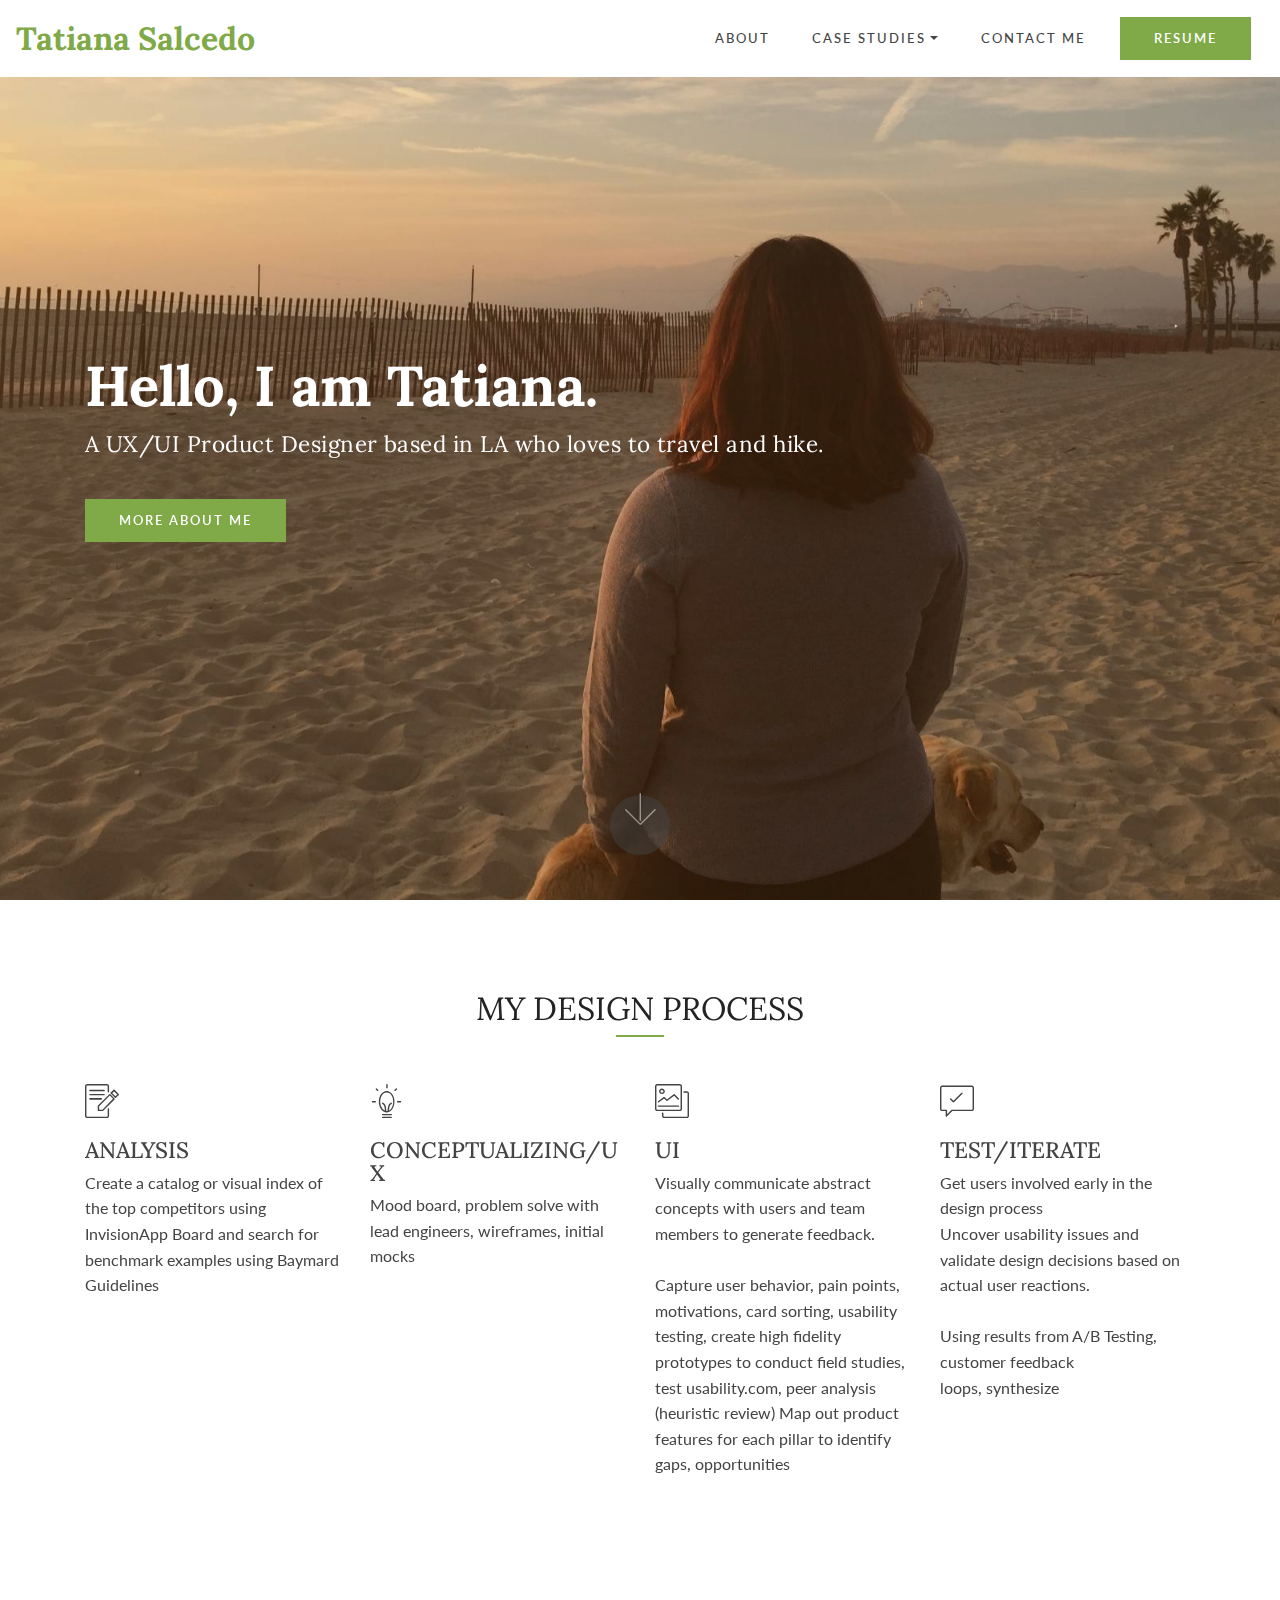
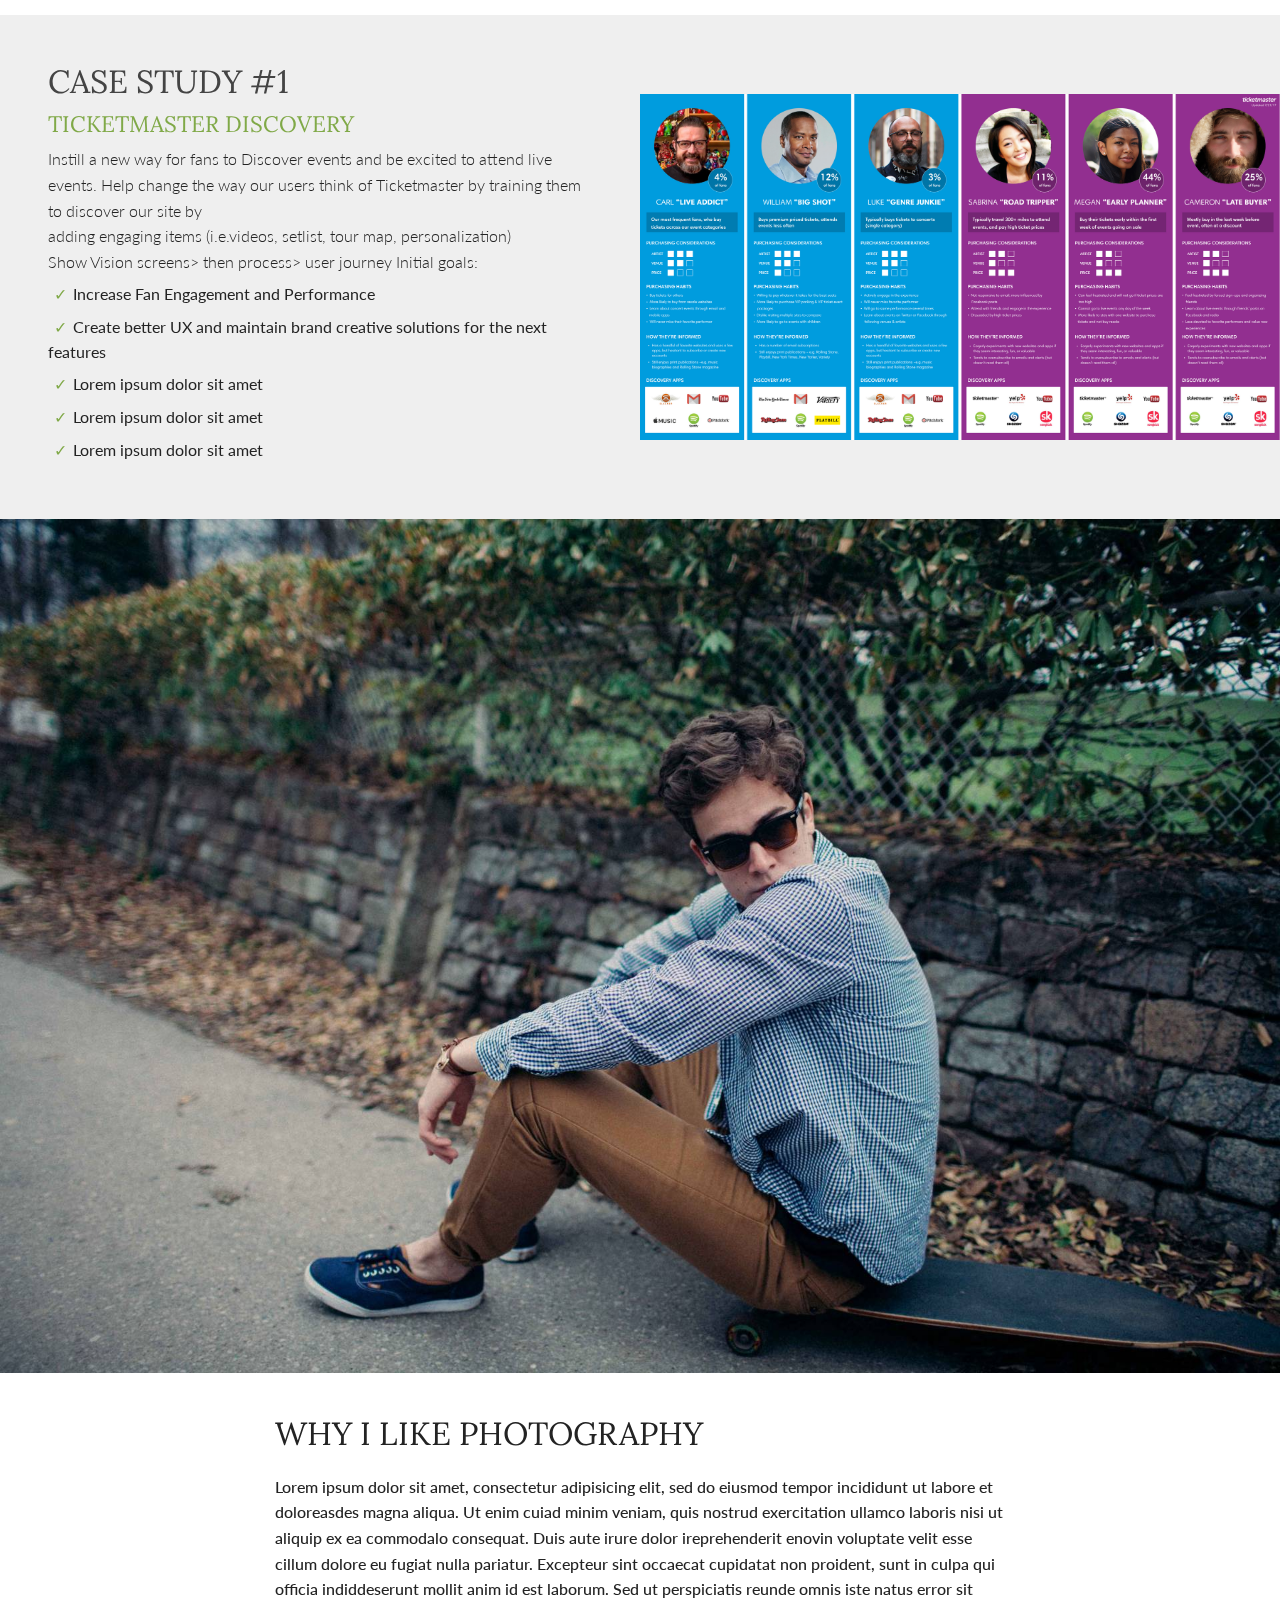
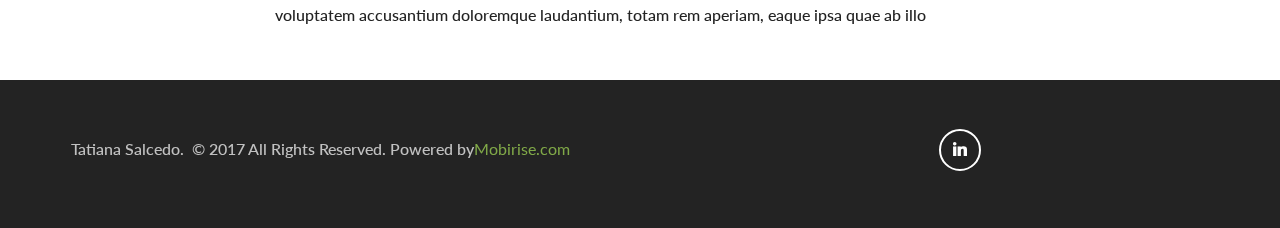
<file: index.html>
<!DOCTYPE html>
<html >
<head>
  <!-- Site made with Mobirise Website Builder v4.5.2, https://mobirise.com -->
  <meta charset="UTF-8">
  <meta http-equiv="X-UA-Compatible" content="IE=edge">
  <meta name="generator" content="Mobirise v4.5.2, mobirise.com">
  <meta name="viewport" content="width=device-width, initial-scale=1, minimum-scale=1">
  <link rel="shortcut icon" href="assets/images/logo3.png" type="image/x-icon">
  <meta name="description" content="">
  <title>Home</title>
  <link rel="stylesheet" href="assets/web/assets/mobirise-icons/mobirise-icons.css">
  <link rel="stylesheet" href="assets/tether/tether.min.css">
  <link rel="stylesheet" href="assets/bootstrap/css/bootstrap.min.css">
  <link rel="stylesheet" href="assets/bootstrap/css/bootstrap-grid.min.css">
  <link rel="stylesheet" href="assets/bootstrap/css/bootstrap-reboot.min.css">
  <link rel="stylesheet" href="assets/socicon/css/styles.css">
  <link rel="stylesheet" href="assets/dropdown/css/style.css">
  <link rel="stylesheet" href="assets/theme/css/style.css">
  <link rel="stylesheet" href="assets/mobirise/css/mbr-additional.css" type="text/css">
  
  
  
</head>
<body>
<section class="menu cid-qFfgyCpOCw" once="menu" id="menu2-g" data-rv-view="672">

    
    

    <nav class="navbar navbar-dropdown navbar-fixed-top navbar-expand-lg">
        <div class="navbar-brand">
            
            <span class="navbar-caption-wrap"><a class="navbar-caption text-primary display-2" href="index.html">Tatiana Salcedo</a></span>
        </div>
        <button class="navbar-toggler" type="button" data-toggle="collapse" data-target="#navbarSupportedContent" aria-controls="navbarNavAltMarkup" aria-expanded="false" aria-label="Toggle navigation">
            <div class="hamburger">
                <span></span>
                <span></span>
                <span></span>
                <span></span>
            </div>
        </button>
      <div class="collapse navbar-collapse" id="navbarSupportedContent">
            <ul class="navbar-nav nav-dropdown" data-app-modern-menu="true"><li class="nav-item">
                    <a class="nav-link link text-danger display-4" href="about.html">ABOUT</a>
                </li>
                <li class="nav-item dropdown">
                    <a class="nav-link link dropdown-toggle text-danger display-4" href="https://mobirise.com" data-toggle="dropdown-submenu" aria-expanded="false">CASE STUDIES</a><div class="dropdown-menu"><a class="dropdown-item text-danger display-4" href="https://mobirise.com">ONE<br>TWO<br>THREE</a></div>
                </li>
                <li class="nav-item">
                    <a class="nav-link link text-danger display-4" href="page2.html">CONTACT ME</a>
                </li></ul>
            <div class="navbar-buttons mbr-section-btn"><a class="btn btn-md btn-primary display-4" href="https://mobirise.com">RESUME</a></div>
      </div>
    </nav>
</section>

<section class="header2 cid-qFfcINYH49 mbr-fullscreen mbr-parallax-background" id="header2-6" data-rv-view="669">

    

    <div class="mbr-overlay" style="opacity: 0.2; background-color: rgb(166, 92, 0);">
    </div>

    <div class="container">
        <div class="row">
            <div class="mbr-white col-md-12">
                <h1 class="mbr-section-title mbr-white mbr-bold mbr-fonts-style display-1">Hello, I am Tatiana.</h1>
                
                <p class="mbr-section-text mbr-fonts-style display-5">A UX/UI Product Designer based in LA who loves to travel and hike.</p>
                <div class="pt-3 mbr-section-btn"><a class="btn-primary btn btn-md display-4" type="submit" href="about.html">MORE ABOUT ME</a></div>
            </div>
        </div>
    </div>
    <div class="mbr-arrow hidden-sm-down" aria-hidden="true">
        <a href="#next">
            <i class="mbri-down mbr-iconfont"></i>
        </a>
    </div>
</section>

<section class="cid-qFfgXitevs" id="features1-h" data-rv-view="674">

    

    
    <div class="container">
        <h2 class="mbr-fonts-style mbr-section-title align-center display-2">MY DESIGN PROCESS</h2>
         <div class="underline align-center">
             <div class="line"></div>
         </div>

        

        <div class="row justify-content-center pt-5">
            <div class="col-md-6 row-item col-lg-3">
                <div class="card-img pb-3 align-left">
                    <span class="mbr-iconfont mbri-edit" media-simple="true"></span>
                </div>
                <h4 class="mbr-fonts-style mbr-card-title display-5">ANALYSIS</h4>

                <p class="mbr-text mbr-fonts-style display-7">Create a catalog or visual index of the top competitors using InvisionApp Board and search for benchmark examples using Baymard Guidelines<br></p>
            </div>

            <div class="col-md-6 row-item col-lg-3">
                <div class="card-img pb-3 align-left">
                    <span class="mbr-iconfont mbri-idea" media-simple="true"></span>
                </div>
                <h4 class="mbr-fonts-style mbr-card-title display-5">CONCEPTUALIZING/UX</h4>

                <p class="mbr-text mbr-fonts-style display-7">Mood board, problem solve with lead engineers, wireframes, initial mocks</p>
            </div>

            <div class="col-md-6 row-item col-lg-3">
                <div class="card-img pb-3 align-left">
                    <span class="mbr-iconfont mbri-photos" media-simple="true"></span>
                </div>
                <h4 class="mbr-fonts-style mbr-card-title display-5">UI</h4>
                <p class="mbr-text mbr-fonts-style display-7">Visually communicate abstract concepts with users and team members to generate feedback.<br><br>Capture user behavior, pain points, motivations, card sorting, usability testing,&nbsp;create high fidelity prototypes to conduct field studies, test usability.com, peer analysis (heuristic review)&nbsp;Map out product features for each pillar to identify gaps, opportunities</p>
            </div>

            <div class="col-md-6 row-item col-lg-3">
                <div class="card-img pb-3 align-left">
                    <span class="mbr-iconfont mbri-cust-feedback" media-simple="true"></span>
                </div>
                <h4 class="mbr-fonts-style mbr-card-title display-5">TEST/ITERATE</h4>
                <p class="mbr-text mbr-fonts-style display-7">Get users involved early in the design process<br>Uncover usability issues and validate design decisions based on actual user reactions.<br><br>Using results from A/B Testing, customer feedback loops,&nbsp;synthesize&nbsp;<br><br>&nbsp;<br></p>
            </div>
        </div>
    </div>
</section>

<section class="cid-qFfdeg3U1o" id="features5-7" data-rv-view="677">

    

    
    <div class="container-fluid">
        <div class="row align-items-center content-row">
          <div class="col-lg-6 wrap-block">
              <h1 class="mbr-section-title mbr-fonts-style mbr-light display-2">CASE STUDY #1</h1>
              <h2 class="mbr-section-subtitle mbr-fonts-style mbr-light display-5">TICKETMASTER DISCOVERY&nbsp;</h2>
              <h3 class="mbr-text mbr-fonts-style mbr-light display-7">Instill a new way for fans to Discover events and be excited to attend live events. Help change the way our users think of Ticketmaster by training them to discover our site by<div>adding engaging items (i.e.videos, setlist, tour map, personalization)<br><div>Show Vision screens&gt; then process&gt; user journey Initial goals:</div></div></h3>
            <div class="mbr-list counter-container mbr-fonts-style display-7">
                <ul>
                    <li>Increase Fan Engagement and Performance</li>
                    <li>Create better UX and maintain brand creative solutions for the next features</li>
                    <li>Lorem ipsum dolor sit amet</li>
                    <li>Lorem ipsum dolor sit amet</li>
                    <li>Lorem ipsum dolor sit amet</li>
                </ul>
            </div>
            
          </div>
          <div class="col-lg-6 photo-split">
              <img src="assets/images/userpersonas-1800x975.png" alt="" title="" media-simple="true">
          </div>
      </div>
    </div>
</section>

<section class="content4 cid-qFfh5fvODG" id="image2-i" data-rv-view="680">

    

    <figure class="mbr-figure">
            <div class="image-block" style="width: 100%;">
                <img src="assets/images/background2.jpg" width="1400" media-simple="true">
            </div>
    </figure>
</section>

<section class="mbr-section content2 cid-qFfh6AlIiK" id="content2-j" data-rv-view="682">

    

    <div class="container">
        <div class="row justify-content-center">
            <div class="col-md-8 col-sm-12 text-section">
                <h1 class="mbr-fonts-style mbr-title align-left pb-3 display-2">WHY I LIKE PHOTOGRAPHY<br></h1>
                <h1 class="mbr-fonts-style mbr-text align-left display-7">Lorem ipsum dolor sit amet, consectetur adipisicing elit, sed do eiusmod tempor incididunt ut labore et doloreasdes magna aliqua. Ut enim cuiad minim veniam, quis nostrud exercitation ullamco laboris nisi ut aliquip ex ea commodalo consequat. Duis aute irure dolor ireprehenderit enovin voluptate velit esse cillum dolore eu fugiat nulla pariatur. Excepteur sint occaecat cupidatat non proident, sunt in culpa qui officia indiddeserunt mollit anim id est laborum. Sed ut perspiciatis reunde omnis iste natus error sit voluptatem accusantium doloremque laudantium, totam rem aperiam, eaque ipsa quae ab illo</h1>
            </div>
        </div>
    </div>
</section>

<section class="cid-qFfdeLC4Bn" id="footer2-8" data-rv-view="684">

    

    
       <div class="container-fluid text-center">
           <div class="row justify-content-center">
             <div class="col-md-6 col-sm-12">
                 <h3 class="inner-text mbr-fonts-style content-text display-7">Tatiana Salcedo. &nbsp;© 2017 All Rights Reserved. Powered by<a href="https://mobirise.com" class="text-primary">Mobirise.com</a>
                 </h3>
             </div>
             <div class="social-media col-md-6 col-sm-12">
                  <ul>
                      <li>
                        <a class="icon-transition" href="#">
                          <span class="mbr-iconfont socicon-linkedin socicon" media-simple="true"></span>
                        </a>
                      </li>
                      
                      
                      
                      
                   </ul>
              </div>
    </div>
       </div>

</section>


  <script src="assets/web/assets/jquery/jquery.min.js"></script>
  <script src="assets/popper/popper.min.js"></script>
  <script src="assets/tether/tether.min.js"></script>
  <script src="assets/bootstrap/js/bootstrap.min.js"></script>
  <script src="assets/smoothscroll/smooth-scroll.js"></script>
  <script src="assets/typed/typed.min.js"></script>
  <script src="assets/parallax/jarallax.min.js"></script>
  <script src="assets/touchswipe/jquery.touch-swipe.min.js"></script>
  <script src="assets/viewportchecker/jquery.viewportchecker.js"></script>
  <script src="assets/sociallikes/social-likes.js"></script>
  <script src="assets/dropdown/js/script.min.js"></script>
  <script src="assets/theme/js/script.js"></script>
  
  
</body>
</html>
</file>
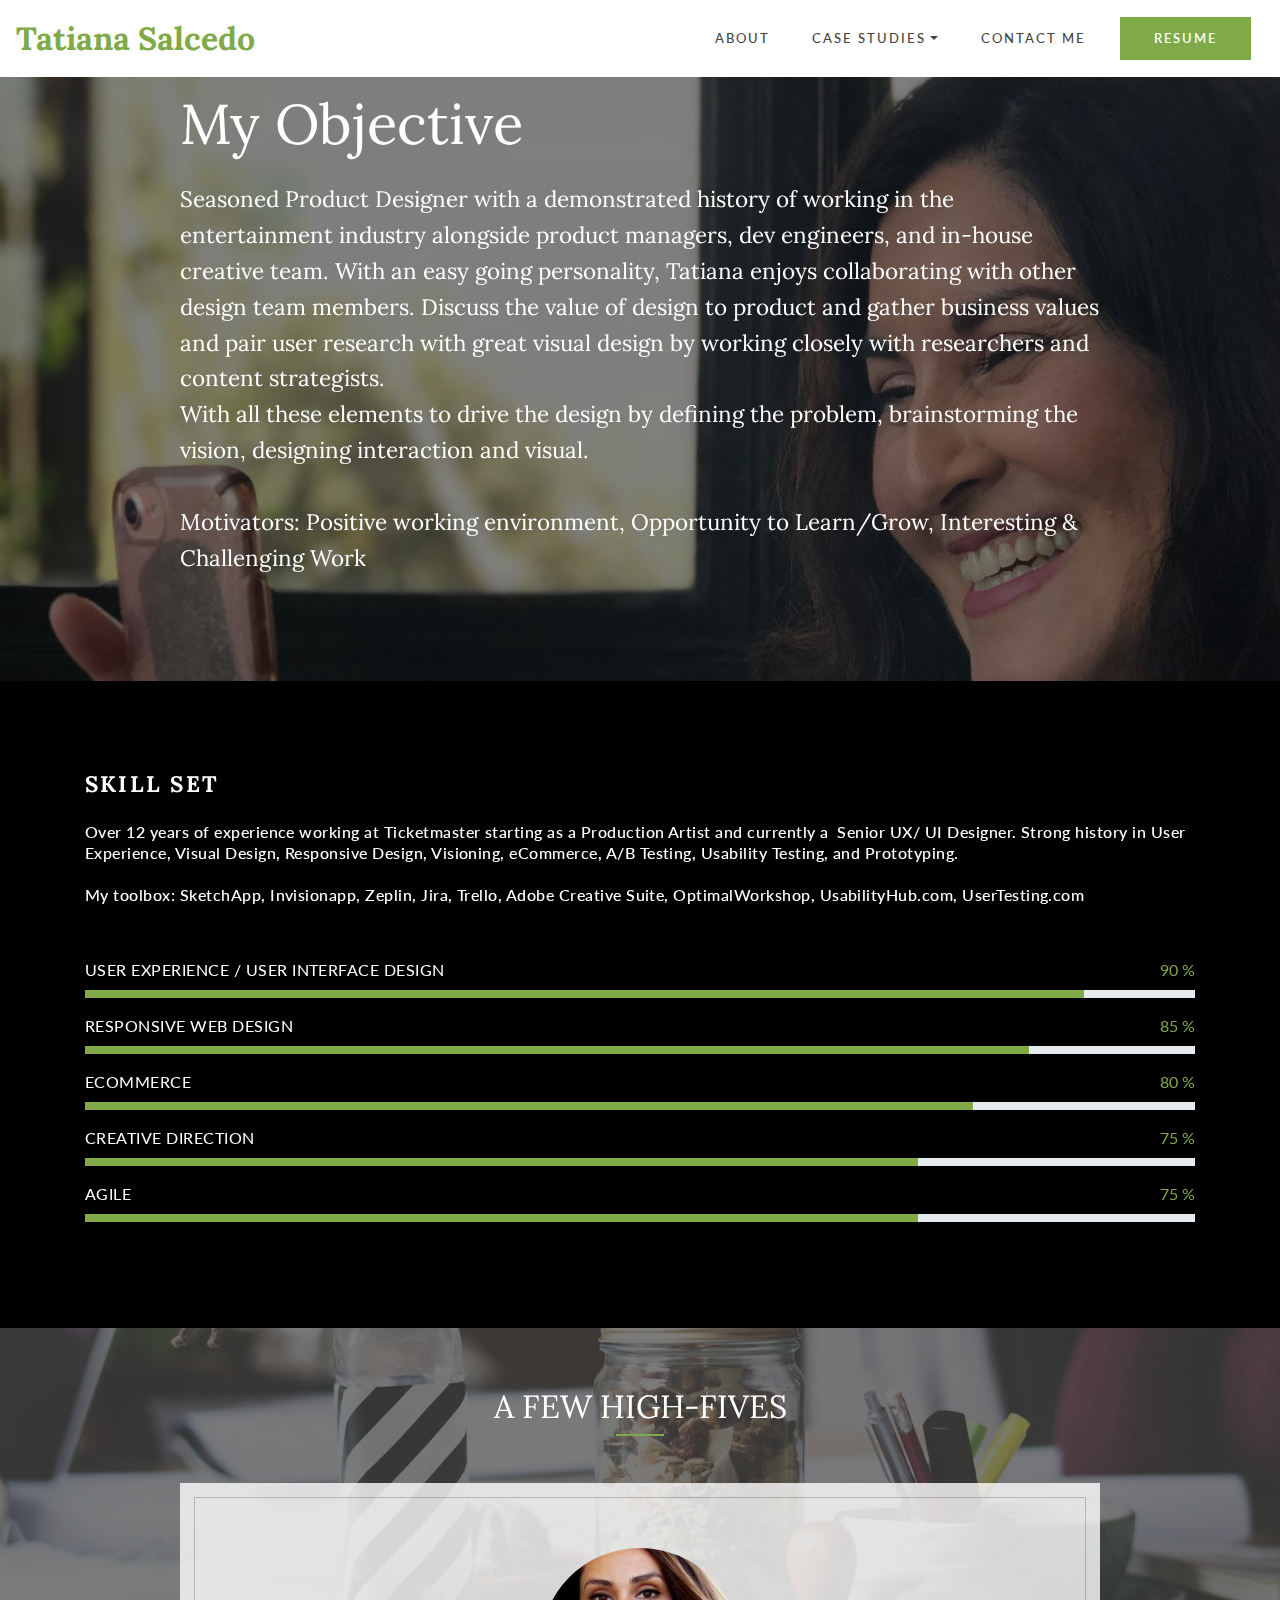
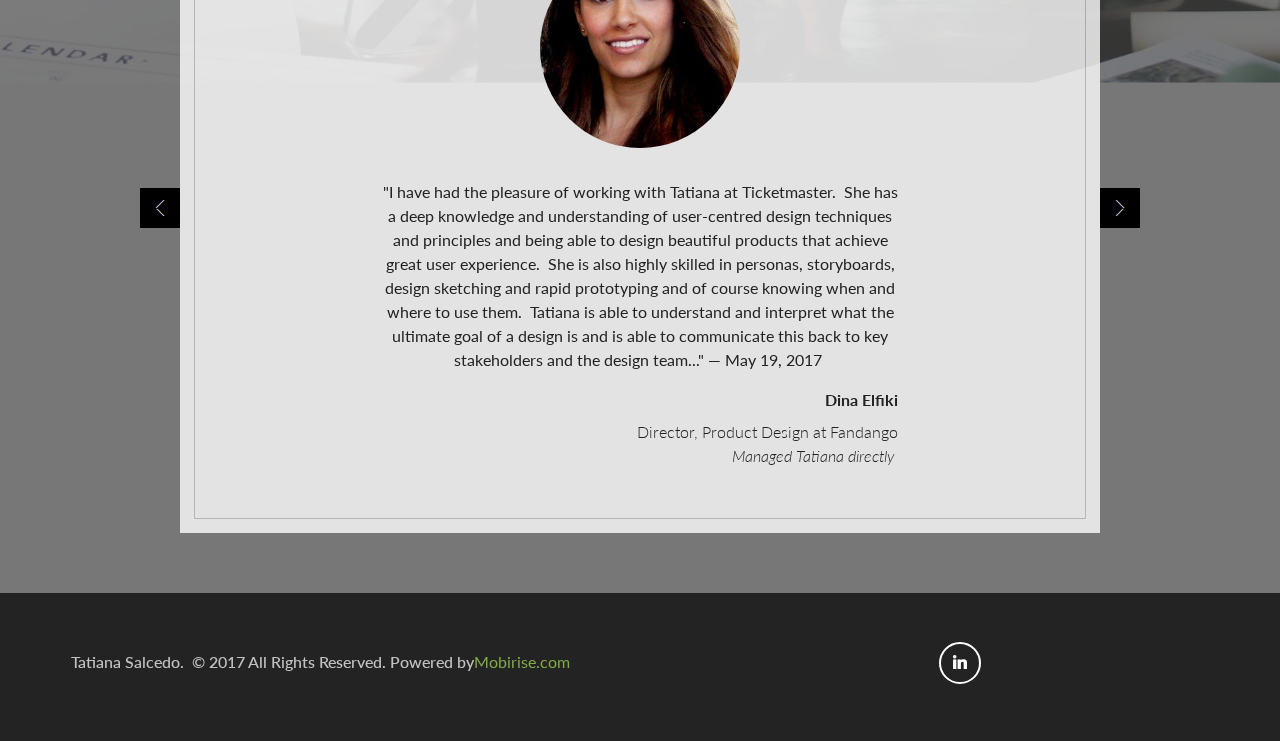
<file: about.html>
<!DOCTYPE html>
<html >
<head>
  <!-- Site made with Mobirise Website Builder v4.5.2, https://mobirise.com -->
  <meta charset="UTF-8">
  <meta http-equiv="X-UA-Compatible" content="IE=edge">
  <meta name="generator" content="Mobirise v4.5.2, mobirise.com">
  <meta name="viewport" content="width=device-width, initial-scale=1, minimum-scale=1">
  <link rel="shortcut icon" href="assets/images/logo3.png" type="image/x-icon">
  <meta name="description" content="">
  <title>About</title>
  <link rel="stylesheet" href="assets/web/assets/mobirise-icons/mobirise-icons.css">
  <link rel="stylesheet" href="assets/tether/tether.min.css">
  <link rel="stylesheet" href="assets/bootstrap/css/bootstrap.min.css">
  <link rel="stylesheet" href="assets/bootstrap/css/bootstrap-grid.min.css">
  <link rel="stylesheet" href="assets/bootstrap/css/bootstrap-reboot.min.css">
  <link rel="stylesheet" href="assets/dropdown/css/style.css">
  <link rel="stylesheet" href="assets/socicon/css/styles.css">
  <link rel="stylesheet" href="assets/theme/css/style.css">
  <link rel="stylesheet" href="assets/mobirise/css/mbr-additional.css" type="text/css">
  
  
  
</head>
<body>
<section class="menu cid-qFf9qrMSJN" once="menu" id="menu2-0" data-rv-view="690">

    
    

    <nav class="navbar navbar-dropdown navbar-fixed-top navbar-expand-lg">
        <div class="navbar-brand">
            
            <span class="navbar-caption-wrap"><a class="navbar-caption text-primary display-2" href="index.html">Tatiana Salcedo</a></span>
        </div>
        <button class="navbar-toggler" type="button" data-toggle="collapse" data-target="#navbarSupportedContent" aria-controls="navbarNavAltMarkup" aria-expanded="false" aria-label="Toggle navigation">
            <div class="hamburger">
                <span></span>
                <span></span>
                <span></span>
                <span></span>
            </div>
        </button>
      <div class="collapse navbar-collapse" id="navbarSupportedContent">
            <ul class="navbar-nav nav-dropdown" data-app-modern-menu="true"><li class="nav-item">
                    <a class="nav-link link text-danger display-4" href="about.html">ABOUT</a>
                </li>
                <li class="nav-item dropdown">
                    <a class="nav-link link dropdown-toggle text-danger display-4" href="https://mobirise.com" data-toggle="dropdown-submenu" aria-expanded="false">CASE STUDIES</a><div class="dropdown-menu"><a class="dropdown-item text-danger display-4" href="https://mobirise.com">ONE<br>TWO<br>THREE</a></div>
                </li>
                <li class="nav-item">
                    <a class="nav-link link text-danger display-4" href="page2.html">CONTACT ME</a>
                </li></ul>
            <div class="navbar-buttons mbr-section-btn"><a class="btn btn-md btn-primary display-4" href="https://mobirise.com">RESUME</a></div>
      </div>
    </nav>
</section>

<section class="header4 cid-qFfw1GVmhV mbr-parallax-background" id="header4-k" data-rv-view="687">
    
    

    <div class="mbr-overlay" style="opacity: 0.5; background-color: rgb(0, 0, 0);">
    </div> 
    <div class="container">
        <div class="row justify-content-center">
            <div class=" col-md-10 content">
                <h1 class="mbr-section-title mbr-light pb-3 mbr-white mbr-fonts-style display-1">My Objective</h1>
                <p class="mbr-text mbr-fonts-style mbr-white display-5">Seasoned Product Designer with a demonstrated history of working in the entertainment industry alongside product managers, dev engineers, and in-house creative team. With an easy going personality, Tatiana enjoys collaborating with other design team members. Discuss the value of design to product and gather business values and&nbsp;pair user research with great visual design by working closely with researchers and content strategists.<br>With all these elements to drive the design by defining the problem, brainstorming the vision, designing interaction and visual.<br><br>Motivators: Positive working environment, Opportunity to Learn/Grow, Interesting &amp; Challenging Work<br></p>
            </div>
        </div>
    </div>
    
</section>

<section class="cid-qFfdtg1PMW" id="progress1-a" data-rv-view="692">
    
     

    

    <div class="container">
        <h2 class="mbr-section-title pb-3 align-left mbr-bold mbr-fonts-style mbr-white display-5">SKILL SET</h2>
        <h3 class="mbr-section-subtitle mbr-fonts-style align-left display-7">Over 12 years of experience working at Ticketmaster starting as a Production Artist and currently a &nbsp;Senior UX/ UI Designer. Strong history in User Experience, Visual Design, Responsive Design, Visioning, eCommerce, A/B Testing, Usability Testing, and Prototyping.&nbsp;<br><br>My toolbox: SketchApp, Invisionapp, Zeplin, Jira, Trello, Adobe Creative Suite, OptimalWorkshop, UsabilityHub.com, UserTesting.com<div><br></div></h3>
        <div class="row pt-4">
            <div class="progress_elements col-md-12">
                <div class="progress1 pb-3">
                    <div class="title-wrap">
                        <div class="progressbar-title mbr-fonts-style display-7">
                            <p>USER EXPERIENCE / USER INTERFACE DESIGN</p>
                        </div>
                        <div class="progress_value mbr-fonts-style display-7">
                            <div class="progressbar-number"></div>
                            <span>%</span>
                        </div>
                    </div>
                    <div class="progress">
                        <div class="progress-bar progress-bar-1" role="progressbar" aria-valuenow="100" aria-valuemin="0" aria-valuemax="100"></div>
                    </div>
                </div>
                    
                <div class="progress2 pb-3">
                    <div class="title-wrap">
                        <div class="progressbar-title mbr-fonts-style display-7">
                            <p>RESPONSIVE WEB DESIGN</p>
                        </div>
                        <div class="progress_value mbr-fonts-style display-7">
                            <div class="progressbar-number"></div>
                            <span>%</span>
                        </div>
                    </div>
                    <div class="progress">
                        <div class="progress-bar progress-bar-2" role="progressbar" aria-valuenow="100" aria-valuemin="0" aria-valuemax="100"></div>
                    </div>
                </div>
                
                <div class="progress3 pb-3">
                    <div class="title-wrap">
                        <div class="progressbar-title mbr-fonts-style display-7">
                            <p>ECOMMERCE</p>
                        </div>
                        <div class="progress_value mbr-fonts-style display-7">
                            <div class="progressbar-number"></div>
                            <span>%</span>
                        </div>
                    </div>
                    <div class="progress">
                        <div class="progress-bar progress-bar-3" role="progressbar" aria-valuenow="100" aria-valuemin="0" aria-valuemax="100"></div>
                    </div>
                </div>
                
                <div class="progress4 pb-3">
                    <div class="title-wrap">
                        <div class="progressbar-title mbr-fonts-style display-7">
                            <p>CREATIVE DIRECTION</p>
                        </div>
                        <div class="progress_value mbr-fonts-style display-7">
                            <div class="progressbar-number"></div>
                            <span>%</span>
                        </div>
                    </div>
                    <div class="progress">
                        <div class="progress-bar progress-bar-4" role="progressbar" aria-valuenow="100" aria-valuemin="0" aria-valuemax="100"></div>
                    </div>
                </div>
             
                <div class="progress5 pb-3">
                    <div class="title-wrap">
                        <div class="progressbar-title mbr-fonts-style display-7">
                            <p>AGILE</p>
                        </div>
                        <div class="progress_value mbr-fonts-style display-7">
                            <div class="progressbar-number"></div>
                            <span>%</span>
                        </div>
                    </div>        
                    <div class="progress">    
                        <div class="progress-bar progress-bar-5" role="progressbar" aria-valuenow="100" aria-valuemin="0" aria-valuemax="100"></div>
                    </div>
                </div>
            </div>    
        </div>
    </div>
</section>

<section class="carousel slide testimonials-slider cid-qFfdud9GMA mbr-parallax-background" id="testimonials1-b" data-rv-view="695">

    

    <div class="mbr-overlay" style="opacity: 0.7; background-color: rgb(68, 68, 68);">
    </div>

<!--     <div class="container-fluid"> -->
    <div class="container text-center">
        <h2 class="mbr-section-title mbr-fonts-style mbr-white display-2">A FEW HIGH-FIVES</h2>
        <div class="underline align-center">
            <div class="line"></div>
        </div>
        
        <div class="row justify-content-center carousel-row">
            <div class="col-md-10">
                <div class="carousel slide pt-5" data-ride="carousel" role="listbox">
                    <div class="slider-testimonials">
                        <div class="carousel-inner">
                            
                            
                        <div class="carousel-item">
                                <div class="user col-md-8">
                                    <div class="user_image">
                                        <img src="assets/images/dina-profile-278x278.jpg" alt="" title="" media-simple="true">
                                    </div>
                                    <div class="user_text">
                                        <p class="mbr-fonts-style display-7">"I have had the pleasure of working with Tatiana at Ticketmaster. &nbsp;She has a deep knowledge and understanding of user-centred design techniques and principles and being able to design beautiful products that achieve great user experience. &nbsp;She is also highly skilled in personas, storyboards, design sketching and rapid prototyping and of course knowing when and where to use them. &nbsp;Tatiana is able to understand and interpret what the ultimate goal of a design is and is able to communicate this back to key stakeholders and the design team..." — May 19, 2017&nbsp;</p>
                                    </div>
                                    <div class="user_name mbr-bold pb-2 mbr-fonts-style display-7">Dina Elfiki</div>
                                    <div class="user_desk mbr-light mbr-fonts-style display-7"><div>Director, Product Design at Fandango</div><div><span style="font-size: 1rem;"><em>Managed Tatiana directly&nbsp;</em></span><br></div></div>
                                </div>
                            </div><div class="carousel-item">
                                <div class="user col-md-8">
                                    <div class="user_image">
                                        <img src="assets/images/josh-profile-322x322.jpg" alt="" title="" media-simple="true">
                                    </div>
                                    <div class="user_text">
                                        <p class="mbr-fonts-style display-7">"Tatiana’s professionalism, attention to detail, and friendly demeanor make her a pleasure to work with. She is able to solve very complex problems and create intuitive user experiences with ease. She is always willing to help her fellow team members and has a “get it done” type attitude. I look forward to continuing to work with her here at Ticketmaster." —&nbsp;February 24, 2016<br><br></p>
                                    </div>
                                    <div class="user_name mbr-bold pb-2 mbr-fonts-style display-7">Josh Hickman</div>
                                    <div class="user_desk mbr-light mbr-fonts-style display-7">Director of Product Management at Ticketmaster<br><em>Worked with Tatiana on the same product</em></div>
                                </div>
                            </div><div class="carousel-item">
                                <div class="user col-md-8">
                                    <div class="user_image">
                                        <img src="assets/images/tramon-profile-351x351.jpg" alt="" title="" media-simple="true">
                                    </div>
                                    <div class="user_text">
                                        <p class="mbr-fonts-style display-7">"I worked closely with Tatiana for four years, collaborating to bring marketing concepts and client brand strategies to life via creative design. She is very easy to work with, bringing a great balance of fun and professionalism. She is a true artist, and can take general concepts and ideas and turn them into exceptional visual design imagery..."&nbsp;<br>—&nbsp;May 12, 2016</p>
                                    </div>
                                    <div class="user_name mbr-bold pb-2 mbr-fonts-style display-7">Tramon A. Thomas</div>
                                    <div class="user_desk mbr-light mbr-fonts-style display-7"><div>Brand Strategist. Content Creator. Data-Driven Marketer</div><div><span style="font-size: 1rem;"><em>Tramon managed Tatiana directly</em></span><br></div></div>
                                </div>
                            </div></div>
                    </div>
                </div>
                <div class="carousel-controls">
                    <a class="carousel-control-prev carousel-control" role="button" data-slide="prev">
                      <span aria-hidden="true" class="mbri-arrow-prev mbr-iconfont"></span>
                      <span class="sr-only">Previous</span>
                    </a>

                    <a class="carousel-control-next carousel-control" role="button" data-slide="next">
                      <span aria-hidden="true" class="mbri-arrow-next mbr-iconfont"></span>
                      <span class="sr-only">Next</span>
                    </a>
                </div>
            </div>
        </div>
    </div>
</section>

<section class="cid-qFfdCAi451" id="footer2-c" data-rv-view="705">

    

    
       <div class="container-fluid text-center">
           <div class="row justify-content-center">
             <div class="col-md-6 col-sm-12">
                 <h3 class="inner-text mbr-fonts-style content-text display-7">Tatiana Salcedo. &nbsp;© 2017 All Rights Reserved. Powered by<a href="https://mobirise.com" class="text-primary">Mobirise.com</a>
                 </h3>
             </div>
             <div class="social-media col-md-6 col-sm-12">
                  <ul>
                      <li>
                        <a class="icon-transition" href="#">
                          <span class="mbr-iconfont socicon-linkedin socicon" media-simple="true"></span>
                        </a>
                      </li>
                      
                      
                      
                      
                   </ul>
              </div>
    </div>
       </div>

</section>


  <script src="assets/web/assets/jquery/jquery.min.js"></script>
  <script src="assets/popper/popper.min.js"></script>
  <script src="assets/tether/tether.min.js"></script>
  <script src="assets/bootstrap/js/bootstrap.min.js"></script>
  <script src="assets/smoothscroll/smooth-scroll.js"></script>
  <script src="assets/parallax/jarallax.min.js"></script>
  <script src="assets/dropdown/js/script.min.js"></script>
  <script src="assets/bootstrapcarouselswipe/bootstrap-carousel-swipe.js"></script>
  <script src="assets/mbr-testimonials-slider/mbr-testimonials-slider.js"></script>
  <script src="assets/sociallikes/social-likes.js"></script>
  <script src="assets/touchswipe/jquery.touch-swipe.min.js"></script>
  <script src="assets/theme/js/script.js"></script>
  
  
</body>
</html>
</file>
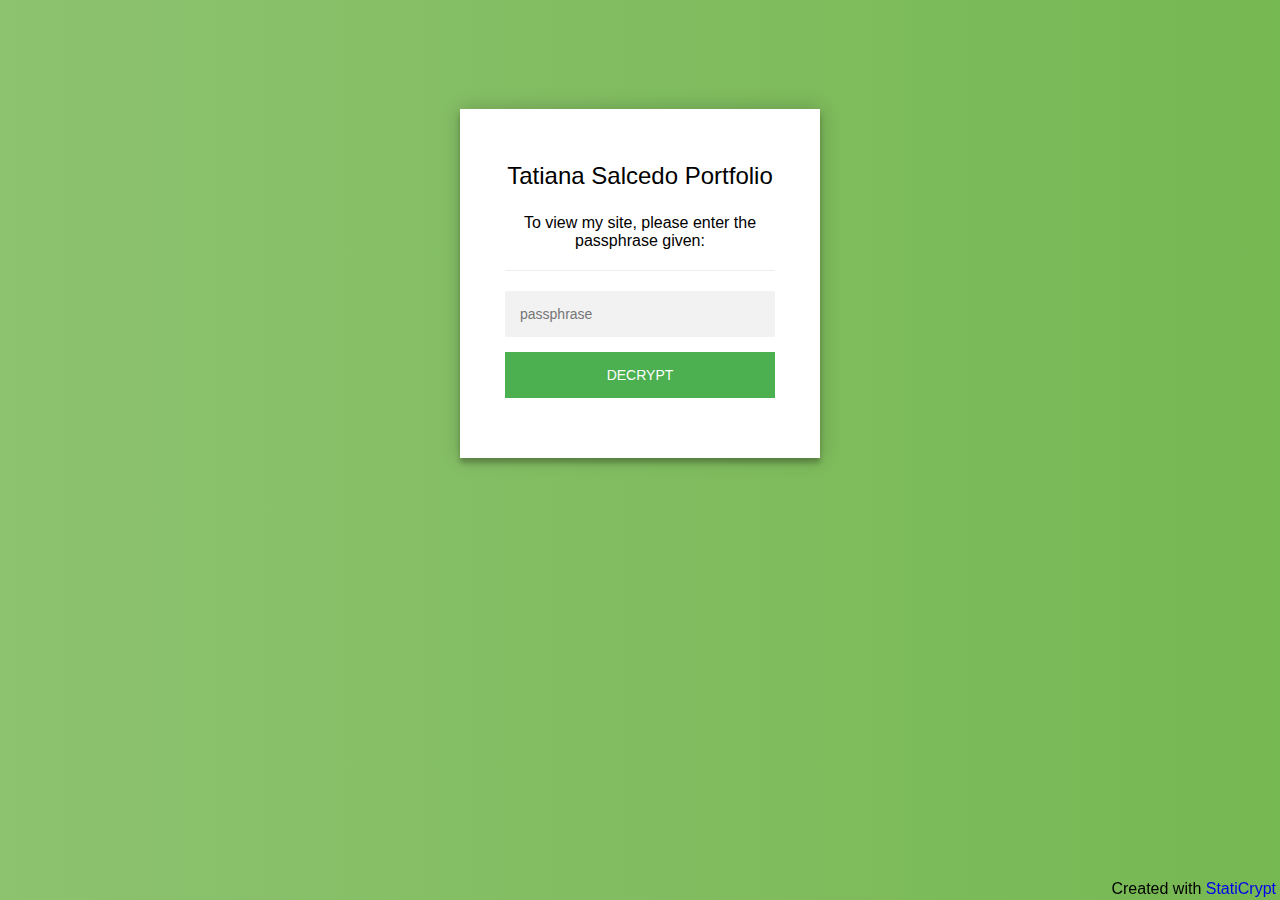
<file: encrypted.html>
<!doctype html>
<html class="staticrypt-html">
<head>
    <meta charset="utf-8">
    <title>Tatiana Salcedo Portfolio</title>
    <meta name="viewport" content="width=device-width, initial-scale=1">

    <!-- do not cache this page -->
    <meta http-equiv="cache-control" content="max-age=0"/>
    <meta http-equiv="cache-control" content="no-cache"/>
    <meta http-equiv="expires" content="0"/>
    <meta http-equiv="expires" content="Tue, 01 Jan 1980 1:00:00 GMT"/>
    <meta http-equiv="pragma" content="no-cache"/>

    <style>
        .staticrypt-hr {
            margin-top: 20px;
            margin-bottom: 20px;
            border: 0;
            border-top: 1px solid #eee;
        }

        .staticrypt-page {
            width: 360px;
            padding: 8% 0 0;
            margin: auto;
            box-sizing: border-box;
        }

        .staticrypt-form {
            position: relative;
            z-index: 1;
            background: #FFFFFF;
            max-width: 360px;
            margin: 0 auto 100px;
            padding: 45px;
            text-align: center;
            box-shadow: 0 0 20px 0 rgba(0, 0, 0, 0.2), 0 5px 5px 0 rgba(0, 0, 0, 0.24);
        }

        .staticrypt-form input {
            outline: 0;
            background: #f2f2f2;
            width: 100%;
            border: 0;
            margin: 0 0 15px;
            padding: 15px;
            box-sizing: border-box;
            font-size: 14px;
        }

        .staticrypt-form .staticrypt-decrypt-button {
            text-transform: uppercase;
            outline: 0;
            background: #4CAF50;
            width: 100%;
            border: 0;
            padding: 15px;
            color: #FFFFFF;
            font-size: 14px;
            cursor: pointer;
        }

        .staticrypt-form .staticrypt-decrypt-button:hover, .staticrypt-form .staticrypt-decrypt-button:active, .staticrypt-form .staticrypt-decrypt-button:focus {
            background: #43A047;
        }

        .staticrypt-html {
            height: 100%;
        }

        .staticrypt-body {
            margin-bottom: 1em;
            background: #76b852; /* fallback for old browsers */
            background: -webkit-linear-gradient(right, #76b852, #8DC26F);
            background: -moz-linear-gradient(right, #76b852, #8DC26F);
            background: -o-linear-gradient(right, #76b852, #8DC26F);
            background: linear-gradient(to left, #76b852, #8DC26F);
            font-family: "Arial", sans-serif;
            -webkit-font-smoothing: antialiased;
            -moz-osx-font-smoothing: grayscale;
        }

        .staticrypt-instructions {
            margin-top: -1em;
            margin-bottom: 1em;
        }

        .staticrypt-title {
            font-size: 1.5em;
        }

        .staticrypt-footer {
            position: fixed;
            height: 20px;
            font-size: 16px;
            padding: 2px;
            bottom: 0;
            left: 0;
            right: 0;
            margin-bottom: 0;
        }

        .staticrypt-footer p {
            margin: 2px;
            text-align: center;
            float: right;
        }

        .staticrypt-footer a {
            text-decoration: none;
        }
    </style>
</head>

<body class="staticrypt-body">
<div class="staticrypt-page">
    <div class="staticrypt-form">
        <div class="staticrypt-instructions">
            <p class="staticrypt-title">Tatiana Salcedo Portfolio</p>
            <p><p>To view my site, please enter the passphrase given:</p>
</p>
        </div>

        <hr class="staticrypt-hr">

        <form id="staticrypt-form" action="#" method="post">
            <input id="staticrypt-password"
                   type="password"
                   name="password"
                   placeholder="passphrase"
                   autofocus/>

            <input type="submit" class="staticrypt-decrypt-button" value="DECRYPT"/>
        </form>
    </div>

</div>
<footer class="staticrypt-footer">
    <p class="pull-right">Created with <a href="https://robinmoisson.github.io/staticrypt">StatiCrypt</a></p>
</footer>


<script>!function(t,r){"object"==typeof exports?module.exports=exports=r():"function"==typeof define&&define.amd?define([],r):t.CryptoJS=r()}(this,function(){var t=t||function(t,r){var e=Object.create||function(){function t(){}return function(r){var e;return t.prototype=r,e=new t,t.prototype=null,e}}(),i={},n=i.lib={},o=n.Base=function(){return{extend:function(t){var r=e(this);return t&&r.mixIn(t),r.hasOwnProperty("init")&&this.init!==r.init||(r.init=function(){r.$super.init.apply(this,arguments)}),r.init.prototype=r,r.$super=this,r},create:function(){var t=this.extend();return t.init.apply(t,arguments),t},init:function(){},mixIn:function(t){for(var r in t)t.hasOwnProperty(r)&&(this[r]=t[r]);t.hasOwnProperty("toString")&&(this.toString=t.toString)},clone:function(){return this.init.prototype.extend(this)}}}(),s=n.WordArray=o.extend({init:function(t,e){t=this.words=t||[],e!=r?this.sigBytes=e:this.sigBytes=4*t.length},toString:function(t){return(t||c).stringify(this)},concat:function(t){var r=this.words,e=t.words,i=this.sigBytes,n=t.sigBytes;if(this.clamp(),i%4)for(var o=0;o<n;o++){var s=e[o>>>2]>>>24-o%4*8&255;r[i+o>>>2]|=s<<24-(i+o)%4*8}else for(var o=0;o<n;o+=4)r[i+o>>>2]=e[o>>>2];return this.sigBytes+=n,this},clamp:function(){var r=this.words,e=this.sigBytes;r[e>>>2]&=4294967295<<32-e%4*8,r.length=t.ceil(e/4)},clone:function(){var t=o.clone.call(this);return t.words=this.words.slice(0),t},random:function(r){for(var e,i=[],n=function(r){var r=r,e=987654321,i=4294967295;return function(){e=36969*(65535&e)+(e>>16)&i,r=18e3*(65535&r)+(r>>16)&i;var n=(e<<16)+r&i;return n/=4294967296,n+=.5,n*(t.random()>.5?1:-1)}},o=0;o<r;o+=4){var a=n(4294967296*(e||t.random()));e=987654071*a(),i.push(4294967296*a()|0)}return new s.init(i,r)}}),a=i.enc={},c=a.Hex={stringify:function(t){for(var r=t.words,e=t.sigBytes,i=[],n=0;n<e;n++){var o=r[n>>>2]>>>24-n%4*8&255;i.push((o>>>4).toString(16)),i.push((15&o).toString(16))}return i.join("")},parse:function(t){for(var r=t.length,e=[],i=0;i<r;i+=2)e[i>>>3]|=parseInt(t.substr(i,2),16)<<24-i%8*4;return new s.init(e,r/2)}},h=a.Latin1={stringify:function(t){for(var r=t.words,e=t.sigBytes,i=[],n=0;n<e;n++){var o=r[n>>>2]>>>24-n%4*8&255;i.push(String.fromCharCode(o))}return i.join("")},parse:function(t){for(var r=t.length,e=[],i=0;i<r;i++)e[i>>>2]|=(255&t.charCodeAt(i))<<24-i%4*8;return new s.init(e,r)}},l=a.Utf8={stringify:function(t){try{return decodeURIComponent(escape(h.stringify(t)))}catch(t){throw new Error("Malformed UTF-8 data")}},parse:function(t){return h.parse(unescape(encodeURIComponent(t)))}},f=n.BufferedBlockAlgorithm=o.extend({reset:function(){this._data=new s.init,this._nDataBytes=0},_append:function(t){"string"==typeof t&&(t=l.parse(t)),this._data.concat(t),this._nDataBytes+=t.sigBytes},_process:function(r){var e=this._data,i=e.words,n=e.sigBytes,o=this.blockSize,a=4*o,c=n/a;c=r?t.ceil(c):t.max((0|c)-this._minBufferSize,0);var h=c*o,l=t.min(4*h,n);if(h){for(var f=0;f<h;f+=o)this._doProcessBlock(i,f);var u=i.splice(0,h);e.sigBytes-=l}return new s.init(u,l)},clone:function(){var t=o.clone.call(this);return t._data=this._data.clone(),t},_minBufferSize:0}),u=(n.Hasher=f.extend({cfg:o.extend(),init:function(t){this.cfg=this.cfg.extend(t),this.reset()},reset:function(){f.reset.call(this),this._doReset()},update:function(t){return this._append(t),this._process(),this},finalize:function(t){t&&this._append(t);var r=this._doFinalize();return r},blockSize:16,_createHelper:function(t){return function(r,e){return new t.init(e).finalize(r)}},_createHmacHelper:function(t){return function(r,e){return new u.HMAC.init(t,e).finalize(r)}}}),i.algo={});return i}(Math);return function(){function r(t,r,e){for(var i=[],o=0,s=0;s<r;s++)if(s%4){var a=e[t.charCodeAt(s-1)]<<s%4*2,c=e[t.charCodeAt(s)]>>>6-s%4*2;i[o>>>2]|=(a|c)<<24-o%4*8,o++}return n.create(i,o)}var e=t,i=e.lib,n=i.WordArray,o=e.enc;o.Base64={stringify:function(t){var r=t.words,e=t.sigBytes,i=this._map;t.clamp();for(var n=[],o=0;o<e;o+=3)for(var s=r[o>>>2]>>>24-o%4*8&255,a=r[o+1>>>2]>>>24-(o+1)%4*8&255,c=r[o+2>>>2]>>>24-(o+2)%4*8&255,h=s<<16|a<<8|c,l=0;l<4&&o+.75*l<e;l++)n.push(i.charAt(h>>>6*(3-l)&63));var f=i.charAt(64);if(f)for(;n.length%4;)n.push(f);return n.join("")},parse:function(t){var e=t.length,i=this._map,n=this._reverseMap;if(!n){n=this._reverseMap=[];for(var o=0;o<i.length;o++)n[i.charCodeAt(o)]=o}var s=i.charAt(64);if(s){var a=t.indexOf(s);a!==-1&&(e=a)}return r(t,e,n)},_map:"ABCDEFGHIJKLMNOPQRSTUVWXYZabcdefghijklmnopqrstuvwxyz0123456789+/="}}(),function(r){function e(t,r,e,i,n,o,s){var a=t+(r&e|~r&i)+n+s;return(a<<o|a>>>32-o)+r}function i(t,r,e,i,n,o,s){var a=t+(r&i|e&~i)+n+s;return(a<<o|a>>>32-o)+r}function n(t,r,e,i,n,o,s){var a=t+(r^e^i)+n+s;return(a<<o|a>>>32-o)+r}function o(t,r,e,i,n,o,s){var a=t+(e^(r|~i))+n+s;return(a<<o|a>>>32-o)+r}var s=t,a=s.lib,c=a.WordArray,h=a.Hasher,l=s.algo,f=[];!function(){for(var t=0;t<64;t++)f[t]=4294967296*r.abs(r.sin(t+1))|0}();var u=l.MD5=h.extend({_doReset:function(){this._hash=new c.init([1732584193,4023233417,2562383102,271733878])},_doProcessBlock:function(t,r){for(var s=0;s<16;s++){var a=r+s,c=t[a];t[a]=16711935&(c<<8|c>>>24)|4278255360&(c<<24|c>>>8)}var h=this._hash.words,l=t[r+0],u=t[r+1],d=t[r+2],v=t[r+3],p=t[r+4],_=t[r+5],y=t[r+6],g=t[r+7],B=t[r+8],w=t[r+9],k=t[r+10],S=t[r+11],m=t[r+12],x=t[r+13],b=t[r+14],H=t[r+15],z=h[0],A=h[1],C=h[2],D=h[3];z=e(z,A,C,D,l,7,f[0]),D=e(D,z,A,C,u,12,f[1]),C=e(C,D,z,A,d,17,f[2]),A=e(A,C,D,z,v,22,f[3]),z=e(z,A,C,D,p,7,f[4]),D=e(D,z,A,C,_,12,f[5]),C=e(C,D,z,A,y,17,f[6]),A=e(A,C,D,z,g,22,f[7]),z=e(z,A,C,D,B,7,f[8]),D=e(D,z,A,C,w,12,f[9]),C=e(C,D,z,A,k,17,f[10]),A=e(A,C,D,z,S,22,f[11]),z=e(z,A,C,D,m,7,f[12]),D=e(D,z,A,C,x,12,f[13]),C=e(C,D,z,A,b,17,f[14]),A=e(A,C,D,z,H,22,f[15]),z=i(z,A,C,D,u,5,f[16]),D=i(D,z,A,C,y,9,f[17]),C=i(C,D,z,A,S,14,f[18]),A=i(A,C,D,z,l,20,f[19]),z=i(z,A,C,D,_,5,f[20]),D=i(D,z,A,C,k,9,f[21]),C=i(C,D,z,A,H,14,f[22]),A=i(A,C,D,z,p,20,f[23]),z=i(z,A,C,D,w,5,f[24]),D=i(D,z,A,C,b,9,f[25]),C=i(C,D,z,A,v,14,f[26]),A=i(A,C,D,z,B,20,f[27]),z=i(z,A,C,D,x,5,f[28]),D=i(D,z,A,C,d,9,f[29]),C=i(C,D,z,A,g,14,f[30]),A=i(A,C,D,z,m,20,f[31]),z=n(z,A,C,D,_,4,f[32]),D=n(D,z,A,C,B,11,f[33]),C=n(C,D,z,A,S,16,f[34]),A=n(A,C,D,z,b,23,f[35]),z=n(z,A,C,D,u,4,f[36]),D=n(D,z,A,C,p,11,f[37]),C=n(C,D,z,A,g,16,f[38]),A=n(A,C,D,z,k,23,f[39]),z=n(z,A,C,D,x,4,f[40]),D=n(D,z,A,C,l,11,f[41]),C=n(C,D,z,A,v,16,f[42]),A=n(A,C,D,z,y,23,f[43]),z=n(z,A,C,D,w,4,f[44]),D=n(D,z,A,C,m,11,f[45]),C=n(C,D,z,A,H,16,f[46]),A=n(A,C,D,z,d,23,f[47]),z=o(z,A,C,D,l,6,f[48]),D=o(D,z,A,C,g,10,f[49]),C=o(C,D,z,A,b,15,f[50]),A=o(A,C,D,z,_,21,f[51]),z=o(z,A,C,D,m,6,f[52]),D=o(D,z,A,C,v,10,f[53]),C=o(C,D,z,A,k,15,f[54]),A=o(A,C,D,z,u,21,f[55]),z=o(z,A,C,D,B,6,f[56]),D=o(D,z,A,C,H,10,f[57]),C=o(C,D,z,A,y,15,f[58]),A=o(A,C,D,z,x,21,f[59]),z=o(z,A,C,D,p,6,f[60]),D=o(D,z,A,C,S,10,f[61]),C=o(C,D,z,A,d,15,f[62]),A=o(A,C,D,z,w,21,f[63]),h[0]=h[0]+z|0,h[1]=h[1]+A|0,h[2]=h[2]+C|0,h[3]=h[3]+D|0},_doFinalize:function(){var t=this._data,e=t.words,i=8*this._nDataBytes,n=8*t.sigBytes;e[n>>>5]|=128<<24-n%32;var o=r.floor(i/4294967296),s=i;e[(n+64>>>9<<4)+15]=16711935&(o<<8|o>>>24)|4278255360&(o<<24|o>>>8),e[(n+64>>>9<<4)+14]=16711935&(s<<8|s>>>24)|4278255360&(s<<24|s>>>8),t.sigBytes=4*(e.length+1),this._process();for(var a=this._hash,c=a.words,h=0;h<4;h++){var l=c[h];c[h]=16711935&(l<<8|l>>>24)|4278255360&(l<<24|l>>>8)}return a},clone:function(){var t=h.clone.call(this);return t._hash=this._hash.clone(),t}});s.MD5=h._createHelper(u),s.HmacMD5=h._createHmacHelper(u)}(Math),function(){var r=t,e=r.lib,i=e.WordArray,n=e.Hasher,o=r.algo,s=[],a=o.SHA1=n.extend({_doReset:function(){this._hash=new i.init([1732584193,4023233417,2562383102,271733878,3285377520])},_doProcessBlock:function(t,r){for(var e=this._hash.words,i=e[0],n=e[1],o=e[2],a=e[3],c=e[4],h=0;h<80;h++){if(h<16)s[h]=0|t[r+h];else{var l=s[h-3]^s[h-8]^s[h-14]^s[h-16];s[h]=l<<1|l>>>31}var f=(i<<5|i>>>27)+c+s[h];f+=h<20?(n&o|~n&a)+1518500249:h<40?(n^o^a)+1859775393:h<60?(n&o|n&a|o&a)-1894007588:(n^o^a)-899497514,c=a,a=o,o=n<<30|n>>>2,n=i,i=f}e[0]=e[0]+i|0,e[1]=e[1]+n|0,e[2]=e[2]+o|0,e[3]=e[3]+a|0,e[4]=e[4]+c|0},_doFinalize:function(){var t=this._data,r=t.words,e=8*this._nDataBytes,i=8*t.sigBytes;return r[i>>>5]|=128<<24-i%32,r[(i+64>>>9<<4)+14]=Math.floor(e/4294967296),r[(i+64>>>9<<4)+15]=e,t.sigBytes=4*r.length,this._process(),this._hash},clone:function(){var t=n.clone.call(this);return t._hash=this._hash.clone(),t}});r.SHA1=n._createHelper(a),r.HmacSHA1=n._createHmacHelper(a)}(),function(r){var e=t,i=e.lib,n=i.WordArray,o=i.Hasher,s=e.algo,a=[],c=[];!function(){function t(t){for(var e=r.sqrt(t),i=2;i<=e;i++)if(!(t%i))return!1;return!0}function e(t){return 4294967296*(t-(0|t))|0}for(var i=2,n=0;n<64;)t(i)&&(n<8&&(a[n]=e(r.pow(i,.5))),c[n]=e(r.pow(i,1/3)),n++),i++}();var h=[],l=s.SHA256=o.extend({_doReset:function(){this._hash=new n.init(a.slice(0))},_doProcessBlock:function(t,r){for(var e=this._hash.words,i=e[0],n=e[1],o=e[2],s=e[3],a=e[4],l=e[5],f=e[6],u=e[7],d=0;d<64;d++){if(d<16)h[d]=0|t[r+d];else{var v=h[d-15],p=(v<<25|v>>>7)^(v<<14|v>>>18)^v>>>3,_=h[d-2],y=(_<<15|_>>>17)^(_<<13|_>>>19)^_>>>10;h[d]=p+h[d-7]+y+h[d-16]}var g=a&l^~a&f,B=i&n^i&o^n&o,w=(i<<30|i>>>2)^(i<<19|i>>>13)^(i<<10|i>>>22),k=(a<<26|a>>>6)^(a<<21|a>>>11)^(a<<7|a>>>25),S=u+k+g+c[d]+h[d],m=w+B;u=f,f=l,l=a,a=s+S|0,s=o,o=n,n=i,i=S+m|0}e[0]=e[0]+i|0,e[1]=e[1]+n|0,e[2]=e[2]+o|0,e[3]=e[3]+s|0,e[4]=e[4]+a|0,e[5]=e[5]+l|0,e[6]=e[6]+f|0,e[7]=e[7]+u|0},_doFinalize:function(){var t=this._data,e=t.words,i=8*this._nDataBytes,n=8*t.sigBytes;return e[n>>>5]|=128<<24-n%32,e[(n+64>>>9<<4)+14]=r.floor(i/4294967296),e[(n+64>>>9<<4)+15]=i,t.sigBytes=4*e.length,this._process(),this._hash},clone:function(){var t=o.clone.call(this);return t._hash=this._hash.clone(),t}});e.SHA256=o._createHelper(l),e.HmacSHA256=o._createHmacHelper(l)}(Math),function(){function r(t){return t<<8&4278255360|t>>>8&16711935}var e=t,i=e.lib,n=i.WordArray,o=e.enc;o.Utf16=o.Utf16BE={stringify:function(t){for(var r=t.words,e=t.sigBytes,i=[],n=0;n<e;n+=2){var o=r[n>>>2]>>>16-n%4*8&65535;i.push(String.fromCharCode(o))}return i.join("")},parse:function(t){for(var r=t.length,e=[],i=0;i<r;i++)e[i>>>1]|=t.charCodeAt(i)<<16-i%2*16;return n.create(e,2*r)}};o.Utf16LE={stringify:function(t){for(var e=t.words,i=t.sigBytes,n=[],o=0;o<i;o+=2){var s=r(e[o>>>2]>>>16-o%4*8&65535);n.push(String.fromCharCode(s))}return n.join("")},parse:function(t){for(var e=t.length,i=[],o=0;o<e;o++)i[o>>>1]|=r(t.charCodeAt(o)<<16-o%2*16);return n.create(i,2*e)}}}(),function(){if("function"==typeof ArrayBuffer){var r=t,e=r.lib,i=e.WordArray,n=i.init,o=i.init=function(t){if(t instanceof ArrayBuffer&&(t=new Uint8Array(t)),(t instanceof Int8Array||"undefined"!=typeof Uint8ClampedArray&&t instanceof Uint8ClampedArray||t instanceof Int16Array||t instanceof Uint16Array||t instanceof Int32Array||t instanceof Uint32Array||t instanceof Float32Array||t instanceof Float64Array)&&(t=new Uint8Array(t.buffer,t.byteOffset,t.byteLength)),t instanceof Uint8Array){for(var r=t.byteLength,e=[],i=0;i<r;i++)e[i>>>2]|=t[i]<<24-i%4*8;n.call(this,e,r)}else n.apply(this,arguments)};o.prototype=i}}(),function(r){function e(t,r,e){return t^r^e}function i(t,r,e){return t&r|~t&e}function n(t,r,e){return(t|~r)^e}function o(t,r,e){return t&e|r&~e}function s(t,r,e){return t^(r|~e)}function a(t,r){return t<<r|t>>>32-r}var c=t,h=c.lib,l=h.WordArray,f=h.Hasher,u=c.algo,d=l.create([0,1,2,3,4,5,6,7,8,9,10,11,12,13,14,15,7,4,13,1,10,6,15,3,12,0,9,5,2,14,11,8,3,10,14,4,9,15,8,1,2,7,0,6,13,11,5,12,1,9,11,10,0,8,12,4,13,3,7,15,14,5,6,2,4,0,5,9,7,12,2,10,14,1,3,8,11,6,15,13]),v=l.create([5,14,7,0,9,2,11,4,13,6,15,8,1,10,3,12,6,11,3,7,0,13,5,10,14,15,8,12,4,9,1,2,15,5,1,3,7,14,6,9,11,8,12,2,10,0,4,13,8,6,4,1,3,11,15,0,5,12,2,13,9,7,10,14,12,15,10,4,1,5,8,7,6,2,13,14,0,3,9,11]),p=l.create([11,14,15,12,5,8,7,9,11,13,14,15,6,7,9,8,7,6,8,13,11,9,7,15,7,12,15,9,11,7,13,12,11,13,6,7,14,9,13,15,14,8,13,6,5,12,7,5,11,12,14,15,14,15,9,8,9,14,5,6,8,6,5,12,9,15,5,11,6,8,13,12,5,12,13,14,11,8,5,6]),_=l.create([8,9,9,11,13,15,15,5,7,7,8,11,14,14,12,6,9,13,15,7,12,8,9,11,7,7,12,7,6,15,13,11,9,7,15,11,8,6,6,14,12,13,5,14,13,13,7,5,15,5,8,11,14,14,6,14,6,9,12,9,12,5,15,8,8,5,12,9,12,5,14,6,8,13,6,5,15,13,11,11]),y=l.create([0,1518500249,1859775393,2400959708,2840853838]),g=l.create([1352829926,1548603684,1836072691,2053994217,0]),B=u.RIPEMD160=f.extend({_doReset:function(){this._hash=l.create([1732584193,4023233417,2562383102,271733878,3285377520])},_doProcessBlock:function(t,r){for(var c=0;c<16;c++){var h=r+c,l=t[h];t[h]=16711935&(l<<8|l>>>24)|4278255360&(l<<24|l>>>8)}var f,u,B,w,k,S,m,x,b,H,z=this._hash.words,A=y.words,C=g.words,D=d.words,R=v.words,E=p.words,M=_.words;S=f=z[0],m=u=z[1],x=B=z[2],b=w=z[3],H=k=z[4];for(var F,c=0;c<80;c+=1)F=f+t[r+D[c]]|0,F+=c<16?e(u,B,w)+A[0]:c<32?i(u,B,w)+A[1]:c<48?n(u,B,w)+A[2]:c<64?o(u,B,w)+A[3]:s(u,B,w)+A[4],F|=0,F=a(F,E[c]),F=F+k|0,f=k,k=w,w=a(B,10),B=u,u=F,F=S+t[r+R[c]]|0,F+=c<16?s(m,x,b)+C[0]:c<32?o(m,x,b)+C[1]:c<48?n(m,x,b)+C[2]:c<64?i(m,x,b)+C[3]:e(m,x,b)+C[4],F|=0,F=a(F,M[c]),F=F+H|0,S=H,H=b,b=a(x,10),x=m,m=F;F=z[1]+B+b|0,z[1]=z[2]+w+H|0,z[2]=z[3]+k+S|0,z[3]=z[4]+f+m|0,z[4]=z[0]+u+x|0,z[0]=F},_doFinalize:function(){var t=this._data,r=t.words,e=8*this._nDataBytes,i=8*t.sigBytes;r[i>>>5]|=128<<24-i%32,r[(i+64>>>9<<4)+14]=16711935&(e<<8|e>>>24)|4278255360&(e<<24|e>>>8),t.sigBytes=4*(r.length+1),this._process();for(var n=this._hash,o=n.words,s=0;s<5;s++){var a=o[s];o[s]=16711935&(a<<8|a>>>24)|4278255360&(a<<24|a>>>8)}return n},clone:function(){var t=f.clone.call(this);return t._hash=this._hash.clone(),t}});c.RIPEMD160=f._createHelper(B),c.HmacRIPEMD160=f._createHmacHelper(B)}(Math),function(){var r=t,e=r.lib,i=e.Base,n=r.enc,o=n.Utf8,s=r.algo;s.HMAC=i.extend({init:function(t,r){t=this._hasher=new t.init,"string"==typeof r&&(r=o.parse(r));var e=t.blockSize,i=4*e;r.sigBytes>i&&(r=t.finalize(r)),r.clamp();for(var n=this._oKey=r.clone(),s=this._iKey=r.clone(),a=n.words,c=s.words,h=0;h<e;h++)a[h]^=1549556828,c[h]^=909522486;n.sigBytes=s.sigBytes=i,this.reset()},reset:function(){var t=this._hasher;t.reset(),t.update(this._iKey)},update:function(t){return this._hasher.update(t),this},finalize:function(t){var r=this._hasher,e=r.finalize(t);r.reset();var i=r.finalize(this._oKey.clone().concat(e));return i}})}(),function(){var r=t,e=r.lib,i=e.Base,n=e.WordArray,o=r.algo,s=o.SHA1,a=o.HMAC,c=o.PBKDF2=i.extend({cfg:i.extend({keySize:4,hasher:s,iterations:1}),init:function(t){this.cfg=this.cfg.extend(t)},compute:function(t,r){for(var e=this.cfg,i=a.create(e.hasher,t),o=n.create(),s=n.create([1]),c=o.words,h=s.words,l=e.keySize,f=e.iterations;c.length<l;){var u=i.update(r).finalize(s);i.reset();for(var d=u.words,v=d.length,p=u,_=1;_<f;_++){p=i.finalize(p),i.reset();for(var y=p.words,g=0;g<v;g++)d[g]^=y[g]}o.concat(u),h[0]++}return o.sigBytes=4*l,o}});r.PBKDF2=function(t,r,e){return c.create(e).compute(t,r)}}(),function(){var r=t,e=r.lib,i=e.Base,n=e.WordArray,o=r.algo,s=o.MD5,a=o.EvpKDF=i.extend({cfg:i.extend({keySize:4,hasher:s,iterations:1}),init:function(t){this.cfg=this.cfg.extend(t)},compute:function(t,r){for(var e=this.cfg,i=e.hasher.create(),o=n.create(),s=o.words,a=e.keySize,c=e.iterations;s.length<a;){h&&i.update(h);var h=i.update(t).finalize(r);i.reset();for(var l=1;l<c;l++)h=i.finalize(h),i.reset();o.concat(h)}return o.sigBytes=4*a,o}});r.EvpKDF=function(t,r,e){return a.create(e).compute(t,r)}}(),function(){var r=t,e=r.lib,i=e.WordArray,n=r.algo,o=n.SHA256,s=n.SHA224=o.extend({_doReset:function(){this._hash=new i.init([3238371032,914150663,812702999,4144912697,4290775857,1750603025,1694076839,3204075428])},_doFinalize:function(){var t=o._doFinalize.call(this);return t.sigBytes-=4,t}});r.SHA224=o._createHelper(s),r.HmacSHA224=o._createHmacHelper(s)}(),function(r){var e=t,i=e.lib,n=i.Base,o=i.WordArray,s=e.x64={};s.Word=n.extend({init:function(t,r){this.high=t,this.low=r}}),s.WordArray=n.extend({init:function(t,e){t=this.words=t||[],e!=r?this.sigBytes=e:this.sigBytes=8*t.length},toX32:function(){for(var t=this.words,r=t.length,e=[],i=0;i<r;i++){var n=t[i];e.push(n.high),e.push(n.low)}return o.create(e,this.sigBytes)},clone:function(){for(var t=n.clone.call(this),r=t.words=this.words.slice(0),e=r.length,i=0;i<e;i++)r[i]=r[i].clone();return t}})}(),function(r){var e=t,i=e.lib,n=i.WordArray,o=i.Hasher,s=e.x64,a=s.Word,c=e.algo,h=[],l=[],f=[];!function(){for(var t=1,r=0,e=0;e<24;e++){h[t+5*r]=(e+1)*(e+2)/2%64;var i=r%5,n=(2*t+3*r)%5;t=i,r=n}for(var t=0;t<5;t++)for(var r=0;r<5;r++)l[t+5*r]=r+(2*t+3*r)%5*5;for(var o=1,s=0;s<24;s++){for(var c=0,u=0,d=0;d<7;d++){if(1&o){var v=(1<<d)-1;v<32?u^=1<<v:c^=1<<v-32}128&o?o=o<<1^113:o<<=1}f[s]=a.create(c,u)}}();var u=[];!function(){for(var t=0;t<25;t++)u[t]=a.create()}();var d=c.SHA3=o.extend({cfg:o.cfg.extend({outputLength:512}),_doReset:function(){for(var t=this._state=[],r=0;r<25;r++)t[r]=new a.init;this.blockSize=(1600-2*this.cfg.outputLength)/32},_doProcessBlock:function(t,r){for(var e=this._state,i=this.blockSize/2,n=0;n<i;n++){var o=t[r+2*n],s=t[r+2*n+1];o=16711935&(o<<8|o>>>24)|4278255360&(o<<24|o>>>8),s=16711935&(s<<8|s>>>24)|4278255360&(s<<24|s>>>8);var a=e[n];a.high^=s,a.low^=o}for(var c=0;c<24;c++){for(var d=0;d<5;d++){for(var v=0,p=0,_=0;_<5;_++){var a=e[d+5*_];v^=a.high,p^=a.low}var y=u[d];y.high=v,y.low=p}for(var d=0;d<5;d++)for(var g=u[(d+4)%5],B=u[(d+1)%5],w=B.high,k=B.low,v=g.high^(w<<1|k>>>31),p=g.low^(k<<1|w>>>31),_=0;_<5;_++){var a=e[d+5*_];a.high^=v,a.low^=p}for(var S=1;S<25;S++){var a=e[S],m=a.high,x=a.low,b=h[S];if(b<32)var v=m<<b|x>>>32-b,p=x<<b|m>>>32-b;else var v=x<<b-32|m>>>64-b,p=m<<b-32|x>>>64-b;var H=u[l[S]];H.high=v,H.low=p}var z=u[0],A=e[0];z.high=A.high,z.low=A.low;for(var d=0;d<5;d++)for(var _=0;_<5;_++){var S=d+5*_,a=e[S],C=u[S],D=u[(d+1)%5+5*_],R=u[(d+2)%5+5*_];a.high=C.high^~D.high&R.high,a.low=C.low^~D.low&R.low}var a=e[0],E=f[c];a.high^=E.high,a.low^=E.low}},_doFinalize:function(){var t=this._data,e=t.words,i=(8*this._nDataBytes,8*t.sigBytes),o=32*this.blockSize;e[i>>>5]|=1<<24-i%32,e[(r.ceil((i+1)/o)*o>>>5)-1]|=128,t.sigBytes=4*e.length,this._process();for(var s=this._state,a=this.cfg.outputLength/8,c=a/8,h=[],l=0;l<c;l++){var f=s[l],u=f.high,d=f.low;u=16711935&(u<<8|u>>>24)|4278255360&(u<<24|u>>>8),d=16711935&(d<<8|d>>>24)|4278255360&(d<<24|d>>>8),h.push(d),h.push(u)}return new n.init(h,a)},clone:function(){for(var t=o.clone.call(this),r=t._state=this._state.slice(0),e=0;e<25;e++)r[e]=r[e].clone();return t}});e.SHA3=o._createHelper(d),e.HmacSHA3=o._createHmacHelper(d)}(Math),function(){function r(){return s.create.apply(s,arguments)}var e=t,i=e.lib,n=i.Hasher,o=e.x64,s=o.Word,a=o.WordArray,c=e.algo,h=[r(1116352408,3609767458),r(1899447441,602891725),r(3049323471,3964484399),r(3921009573,2173295548),r(961987163,4081628472),r(1508970993,3053834265),r(2453635748,2937671579),r(2870763221,3664609560),r(3624381080,2734883394),r(310598401,1164996542),r(607225278,1323610764),r(1426881987,3590304994),r(1925078388,4068182383),r(2162078206,991336113),r(2614888103,633803317),r(3248222580,3479774868),r(3835390401,2666613458),r(4022224774,944711139),r(264347078,2341262773),r(604807628,2007800933),r(770255983,1495990901),r(1249150122,1856431235),r(1555081692,3175218132),r(1996064986,2198950837),r(2554220882,3999719339),r(2821834349,766784016),r(2952996808,2566594879),r(3210313671,3203337956),r(3336571891,1034457026),r(3584528711,2466948901),r(113926993,3758326383),r(338241895,168717936),r(666307205,1188179964),r(773529912,1546045734),r(1294757372,1522805485),r(1396182291,2643833823),r(1695183700,2343527390),r(1986661051,1014477480),r(2177026350,1206759142),r(2456956037,344077627),r(2730485921,1290863460),r(2820302411,3158454273),r(3259730800,3505952657),r(3345764771,106217008),r(3516065817,3606008344),r(3600352804,1432725776),r(4094571909,1467031594),r(275423344,851169720),r(430227734,3100823752),r(506948616,1363258195),r(659060556,3750685593),r(883997877,3785050280),r(958139571,3318307427),r(1322822218,3812723403),r(1537002063,2003034995),r(1747873779,3602036899),r(1955562222,1575990012),r(2024104815,1125592928),r(2227730452,2716904306),r(2361852424,442776044),r(2428436474,593698344),r(2756734187,3733110249),r(3204031479,2999351573),r(3329325298,3815920427),r(3391569614,3928383900),r(3515267271,566280711),r(3940187606,3454069534),r(4118630271,4000239992),r(116418474,1914138554),r(174292421,2731055270),r(289380356,3203993006),r(460393269,320620315),r(685471733,587496836),r(852142971,1086792851),r(1017036298,365543100),r(1126000580,2618297676),r(1288033470,3409855158),r(1501505948,4234509866),r(1607167915,987167468),r(1816402316,1246189591)],l=[];!function(){for(var t=0;t<80;t++)l[t]=r()}();var f=c.SHA512=n.extend({_doReset:function(){this._hash=new a.init([new s.init(1779033703,4089235720),new s.init(3144134277,2227873595),new s.init(1013904242,4271175723),new s.init(2773480762,1595750129),new s.init(1359893119,2917565137),new s.init(2600822924,725511199),new s.init(528734635,4215389547),new s.init(1541459225,327033209)])},_doProcessBlock:function(t,r){for(var e=this._hash.words,i=e[0],n=e[1],o=e[2],s=e[3],a=e[4],c=e[5],f=e[6],u=e[7],d=i.high,v=i.low,p=n.high,_=n.low,y=o.high,g=o.low,B=s.high,w=s.low,k=a.high,S=a.low,m=c.high,x=c.low,b=f.high,H=f.low,z=u.high,A=u.low,C=d,D=v,R=p,E=_,M=y,F=g,P=B,W=w,O=k,U=S,I=m,K=x,X=b,L=H,j=z,N=A,T=0;T<80;T++){var Z=l[T];if(T<16)var q=Z.high=0|t[r+2*T],G=Z.low=0|t[r+2*T+1];else{var J=l[T-15],$=J.high,Q=J.low,V=($>>>1|Q<<31)^($>>>8|Q<<24)^$>>>7,Y=(Q>>>1|$<<31)^(Q>>>8|$<<24)^(Q>>>7|$<<25),tt=l[T-2],rt=tt.high,et=tt.low,it=(rt>>>19|et<<13)^(rt<<3|et>>>29)^rt>>>6,nt=(et>>>19|rt<<13)^(et<<3|rt>>>29)^(et>>>6|rt<<26),ot=l[T-7],st=ot.high,at=ot.low,ct=l[T-16],ht=ct.high,lt=ct.low,G=Y+at,q=V+st+(G>>>0<Y>>>0?1:0),G=G+nt,q=q+it+(G>>>0<nt>>>0?1:0),G=G+lt,q=q+ht+(G>>>0<lt>>>0?1:0);Z.high=q,Z.low=G}var ft=O&I^~O&X,ut=U&K^~U&L,dt=C&R^C&M^R&M,vt=D&E^D&F^E&F,pt=(C>>>28|D<<4)^(C<<30|D>>>2)^(C<<25|D>>>7),_t=(D>>>28|C<<4)^(D<<30|C>>>2)^(D<<25|C>>>7),yt=(O>>>14|U<<18)^(O>>>18|U<<14)^(O<<23|U>>>9),gt=(U>>>14|O<<18)^(U>>>18|O<<14)^(U<<23|O>>>9),Bt=h[T],wt=Bt.high,kt=Bt.low,St=N+gt,mt=j+yt+(St>>>0<N>>>0?1:0),St=St+ut,mt=mt+ft+(St>>>0<ut>>>0?1:0),St=St+kt,mt=mt+wt+(St>>>0<kt>>>0?1:0),St=St+G,mt=mt+q+(St>>>0<G>>>0?1:0),xt=_t+vt,bt=pt+dt+(xt>>>0<_t>>>0?1:0);j=X,N=L,X=I,L=K,I=O,K=U,U=W+St|0,O=P+mt+(U>>>0<W>>>0?1:0)|0,P=M,W=F,M=R,F=E,R=C,E=D,D=St+xt|0,C=mt+bt+(D>>>0<St>>>0?1:0)|0}v=i.low=v+D,i.high=d+C+(v>>>0<D>>>0?1:0),_=n.low=_+E,n.high=p+R+(_>>>0<E>>>0?1:0),g=o.low=g+F,o.high=y+M+(g>>>0<F>>>0?1:0),w=s.low=w+W,s.high=B+P+(w>>>0<W>>>0?1:0),S=a.low=S+U,a.high=k+O+(S>>>0<U>>>0?1:0),x=c.low=x+K,c.high=m+I+(x>>>0<K>>>0?1:0),H=f.low=H+L,f.high=b+X+(H>>>0<L>>>0?1:0),A=u.low=A+N,u.high=z+j+(A>>>0<N>>>0?1:0)},_doFinalize:function(){var t=this._data,r=t.words,e=8*this._nDataBytes,i=8*t.sigBytes;r[i>>>5]|=128<<24-i%32,r[(i+128>>>10<<5)+30]=Math.floor(e/4294967296),r[(i+128>>>10<<5)+31]=e,t.sigBytes=4*r.length,this._process();var n=this._hash.toX32();return n},clone:function(){var t=n.clone.call(this);return t._hash=this._hash.clone(),t},blockSize:32});e.SHA512=n._createHelper(f),e.HmacSHA512=n._createHmacHelper(f)}(),function(){var r=t,e=r.x64,i=e.Word,n=e.WordArray,o=r.algo,s=o.SHA512,a=o.SHA384=s.extend({_doReset:function(){this._hash=new n.init([new i.init(3418070365,3238371032),new i.init(1654270250,914150663),new i.init(2438529370,812702999),new i.init(355462360,4144912697),new i.init(1731405415,4290775857),new i.init(2394180231,1750603025),new i.init(3675008525,1694076839),new i.init(1203062813,3204075428)])},_doFinalize:function(){var t=s._doFinalize.call(this);return t.sigBytes-=16,t}});r.SHA384=s._createHelper(a),r.HmacSHA384=s._createHmacHelper(a)}(),t.lib.Cipher||function(r){var e=t,i=e.lib,n=i.Base,o=i.WordArray,s=i.BufferedBlockAlgorithm,a=e.enc,c=(a.Utf8,a.Base64),h=e.algo,l=h.EvpKDF,f=i.Cipher=s.extend({cfg:n.extend(),createEncryptor:function(t,r){return this.create(this._ENC_XFORM_MODE,t,r)},createDecryptor:function(t,r){return this.create(this._DEC_XFORM_MODE,t,r)},init:function(t,r,e){this.cfg=this.cfg.extend(e),this._xformMode=t,this._key=r,this.reset()},reset:function(){s.reset.call(this),this._doReset()},process:function(t){return this._append(t),this._process()},finalize:function(t){t&&this._append(t);var r=this._doFinalize();return r},keySize:4,ivSize:4,_ENC_XFORM_MODE:1,_DEC_XFORM_MODE:2,_createHelper:function(){function t(t){return"string"==typeof t?m:w}return function(r){return{encrypt:function(e,i,n){return t(i).encrypt(r,e,i,n)},decrypt:function(e,i,n){return t(i).decrypt(r,e,i,n)}}}}()}),u=(i.StreamCipher=f.extend({_doFinalize:function(){var t=this._process(!0);return t},blockSize:1}),e.mode={}),d=i.BlockCipherMode=n.extend({createEncryptor:function(t,r){return this.Encryptor.create(t,r)},createDecryptor:function(t,r){return this.Decryptor.create(t,r)},init:function(t,r){this._cipher=t,this._iv=r}}),v=u.CBC=function(){function t(t,e,i){var n=this._iv;if(n){var o=n;this._iv=r}else var o=this._prevBlock;for(var s=0;s<i;s++)t[e+s]^=o[s]}var e=d.extend();return e.Encryptor=e.extend({processBlock:function(r,e){var i=this._cipher,n=i.blockSize;t.call(this,r,e,n),i.encryptBlock(r,e),this._prevBlock=r.slice(e,e+n)}}),e.Decryptor=e.extend({processBlock:function(r,e){var i=this._cipher,n=i.blockSize,o=r.slice(e,e+n);i.decryptBlock(r,e),t.call(this,r,e,n),this._prevBlock=o}}),e}(),p=e.pad={},_=p.Pkcs7={pad:function(t,r){for(var e=4*r,i=e-t.sigBytes%e,n=i<<24|i<<16|i<<8|i,s=[],a=0;a<i;a+=4)s.push(n);var c=o.create(s,i);t.concat(c)},unpad:function(t){var r=255&t.words[t.sigBytes-1>>>2];t.sigBytes-=r}},y=(i.BlockCipher=f.extend({cfg:f.cfg.extend({mode:v,padding:_}),reset:function(){f.reset.call(this);var t=this.cfg,r=t.iv,e=t.mode;if(this._xformMode==this._ENC_XFORM_MODE)var i=e.createEncryptor;else{var i=e.createDecryptor;this._minBufferSize=1}this._mode&&this._mode.__creator==i?this._mode.init(this,r&&r.words):(this._mode=i.call(e,this,r&&r.words),this._mode.__creator=i)},_doProcessBlock:function(t,r){this._mode.processBlock(t,r)},_doFinalize:function(){var t=this.cfg.padding;if(this._xformMode==this._ENC_XFORM_MODE){t.pad(this._data,this.blockSize);var r=this._process(!0)}else{var r=this._process(!0);t.unpad(r)}return r},blockSize:4}),i.CipherParams=n.extend({init:function(t){this.mixIn(t)},toString:function(t){return(t||this.formatter).stringify(this)}})),g=e.format={},B=g.OpenSSL={stringify:function(t){var r=t.ciphertext,e=t.salt;if(e)var i=o.create([1398893684,1701076831]).concat(e).concat(r);else var i=r;return i.toString(c)},parse:function(t){var r=c.parse(t),e=r.words;if(1398893684==e[0]&&1701076831==e[1]){var i=o.create(e.slice(2,4));e.splice(0,4),r.sigBytes-=16}return y.create({ciphertext:r,salt:i})}},w=i.SerializableCipher=n.extend({cfg:n.extend({format:B}),encrypt:function(t,r,e,i){i=this.cfg.extend(i);var n=t.createEncryptor(e,i),o=n.finalize(r),s=n.cfg;return y.create({ciphertext:o,key:e,iv:s.iv,algorithm:t,mode:s.mode,padding:s.padding,blockSize:t.blockSize,formatter:i.format})},decrypt:function(t,r,e,i){i=this.cfg.extend(i),r=this._parse(r,i.format);var n=t.createDecryptor(e,i).finalize(r.ciphertext);return n},_parse:function(t,r){return"string"==typeof t?r.parse(t,this):t}}),k=e.kdf={},S=k.OpenSSL={execute:function(t,r,e,i){i||(i=o.random(8));var n=l.create({keySize:r+e}).compute(t,i),s=o.create(n.words.slice(r),4*e);return n.sigBytes=4*r,y.create({key:n,iv:s,salt:i})}},m=i.PasswordBasedCipher=w.extend({cfg:w.cfg.extend({kdf:S}),encrypt:function(t,r,e,i){i=this.cfg.extend(i);var n=i.kdf.execute(e,t.keySize,t.ivSize);i.iv=n.iv;var o=w.encrypt.call(this,t,r,n.key,i);return o.mixIn(n),o},decrypt:function(t,r,e,i){i=this.cfg.extend(i),r=this._parse(r,i.format);var n=i.kdf.execute(e,t.keySize,t.ivSize,r.salt);i.iv=n.iv;var o=w.decrypt.call(this,t,r,n.key,i);return o}})}(),t.mode.CFB=function(){function r(t,r,e,i){var n=this._iv;if(n){var o=n.slice(0);this._iv=void 0}else var o=this._prevBlock;i.encryptBlock(o,0);for(var s=0;s<e;s++)t[r+s]^=o[s]}var e=t.lib.BlockCipherMode.extend();return e.Encryptor=e.extend({processBlock:function(t,e){var i=this._cipher,n=i.blockSize;r.call(this,t,e,n,i),this._prevBlock=t.slice(e,e+n)}}),e.Decryptor=e.extend({processBlock:function(t,e){var i=this._cipher,n=i.blockSize,o=t.slice(e,e+n);r.call(this,t,e,n,i),this._prevBlock=o}}),e}(),t.mode.ECB=function(){var r=t.lib.BlockCipherMode.extend();return r.Encryptor=r.extend({processBlock:function(t,r){this._cipher.encryptBlock(t,r)}}),r.Decryptor=r.extend({processBlock:function(t,r){this._cipher.decryptBlock(t,r)}}),r}(),t.pad.AnsiX923={pad:function(t,r){var e=t.sigBytes,i=4*r,n=i-e%i,o=e+n-1;t.clamp(),t.words[o>>>2]|=n<<24-o%4*8,t.sigBytes+=n},unpad:function(t){var r=255&t.words[t.sigBytes-1>>>2];t.sigBytes-=r}},t.pad.Iso10126={pad:function(r,e){var i=4*e,n=i-r.sigBytes%i;r.concat(t.lib.WordArray.random(n-1)).concat(t.lib.WordArray.create([n<<24],1))},unpad:function(t){var r=255&t.words[t.sigBytes-1>>>2];t.sigBytes-=r}},t.pad.Iso97971={pad:function(r,e){r.concat(t.lib.WordArray.create([2147483648],1)),t.pad.ZeroPadding.pad(r,e)},unpad:function(r){t.pad.ZeroPadding.unpad(r),r.sigBytes--}},t.mode.OFB=function(){var r=t.lib.BlockCipherMode.extend(),e=r.Encryptor=r.extend({processBlock:function(t,r){var e=this._cipher,i=e.blockSize,n=this._iv,o=this._keystream;n&&(o=this._keystream=n.slice(0),this._iv=void 0),e.encryptBlock(o,0);for(var s=0;s<i;s++)t[r+s]^=o[s]}});return r.Decryptor=e,r}(),t.pad.NoPadding={pad:function(){},unpad:function(){}},function(r){var e=t,i=e.lib,n=i.CipherParams,o=e.enc,s=o.Hex,a=e.format;a.Hex={stringify:function(t){return t.ciphertext.toString(s)},parse:function(t){var r=s.parse(t);return n.create({ciphertext:r})}}}(),function(){var r=t,e=r.lib,i=e.BlockCipher,n=r.algo,o=[],s=[],a=[],c=[],h=[],l=[],f=[],u=[],d=[],v=[];!function(){for(var t=[],r=0;r<256;r++)r<128?t[r]=r<<1:t[r]=r<<1^283;for(var e=0,i=0,r=0;r<256;r++){var n=i^i<<1^i<<2^i<<3^i<<4;n=n>>>8^255&n^99,o[e]=n,s[n]=e;var p=t[e],_=t[p],y=t[_],g=257*t[n]^16843008*n;a[e]=g<<24|g>>>8,c[e]=g<<16|g>>>16,h[e]=g<<8|g>>>24,l[e]=g;var g=16843009*y^65537*_^257*p^16843008*e;f[n]=g<<24|g>>>8,u[n]=g<<16|g>>>16,d[n]=g<<8|g>>>24,v[n]=g,e?(e=p^t[t[t[y^p]]],i^=t[t[i]]):e=i=1}}();var p=[0,1,2,4,8,16,32,64,128,27,54],_=n.AES=i.extend({_doReset:function(){if(!this._nRounds||this._keyPriorReset!==this._key){for(var t=this._keyPriorReset=this._key,r=t.words,e=t.sigBytes/4,i=this._nRounds=e+6,n=4*(i+1),s=this._keySchedule=[],a=0;a<n;a++)if(a<e)s[a]=r[a];else{var c=s[a-1];a%e?e>6&&a%e==4&&(c=o[c>>>24]<<24|o[c>>>16&255]<<16|o[c>>>8&255]<<8|o[255&c]):(c=c<<8|c>>>24,c=o[c>>>24]<<24|o[c>>>16&255]<<16|o[c>>>8&255]<<8|o[255&c],c^=p[a/e|0]<<24),s[a]=s[a-e]^c}for(var h=this._invKeySchedule=[],l=0;l<n;l++){var a=n-l;if(l%4)var c=s[a];else var c=s[a-4];l<4||a<=4?h[l]=c:h[l]=f[o[c>>>24]]^u[o[c>>>16&255]]^d[o[c>>>8&255]]^v[o[255&c]]}}},encryptBlock:function(t,r){this._doCryptBlock(t,r,this._keySchedule,a,c,h,l,o)},decryptBlock:function(t,r){var e=t[r+1];t[r+1]=t[r+3],t[r+3]=e,this._doCryptBlock(t,r,this._invKeySchedule,f,u,d,v,s);var e=t[r+1];t[r+1]=t[r+3],t[r+3]=e},_doCryptBlock:function(t,r,e,i,n,o,s,a){for(var c=this._nRounds,h=t[r]^e[0],l=t[r+1]^e[1],f=t[r+2]^e[2],u=t[r+3]^e[3],d=4,v=1;v<c;v++){var p=i[h>>>24]^n[l>>>16&255]^o[f>>>8&255]^s[255&u]^e[d++],_=i[l>>>24]^n[f>>>16&255]^o[u>>>8&255]^s[255&h]^e[d++],y=i[f>>>24]^n[u>>>16&255]^o[h>>>8&255]^s[255&l]^e[d++],g=i[u>>>24]^n[h>>>16&255]^o[l>>>8&255]^s[255&f]^e[d++];h=p,l=_,f=y,u=g}var p=(a[h>>>24]<<24|a[l>>>16&255]<<16|a[f>>>8&255]<<8|a[255&u])^e[d++],_=(a[l>>>24]<<24|a[f>>>16&255]<<16|a[u>>>8&255]<<8|a[255&h])^e[d++],y=(a[f>>>24]<<24|a[u>>>16&255]<<16|a[h>>>8&255]<<8|a[255&l])^e[d++],g=(a[u>>>24]<<24|a[h>>>16&255]<<16|a[l>>>8&255]<<8|a[255&f])^e[d++];t[r]=p,t[r+1]=_,t[r+2]=y,t[r+3]=g},keySize:8});r.AES=i._createHelper(_)}(),function(){function r(t,r){var e=(this._lBlock>>>t^this._rBlock)&r;this._rBlock^=e,this._lBlock^=e<<t}function e(t,r){var e=(this._rBlock>>>t^this._lBlock)&r;this._lBlock^=e,this._rBlock^=e<<t;
}var i=t,n=i.lib,o=n.WordArray,s=n.BlockCipher,a=i.algo,c=[57,49,41,33,25,17,9,1,58,50,42,34,26,18,10,2,59,51,43,35,27,19,11,3,60,52,44,36,63,55,47,39,31,23,15,7,62,54,46,38,30,22,14,6,61,53,45,37,29,21,13,5,28,20,12,4],h=[14,17,11,24,1,5,3,28,15,6,21,10,23,19,12,4,26,8,16,7,27,20,13,2,41,52,31,37,47,55,30,40,51,45,33,48,44,49,39,56,34,53,46,42,50,36,29,32],l=[1,2,4,6,8,10,12,14,15,17,19,21,23,25,27,28],f=[{0:8421888,268435456:32768,536870912:8421378,805306368:2,1073741824:512,1342177280:8421890,1610612736:8389122,1879048192:8388608,2147483648:514,2415919104:8389120,2684354560:33280,2952790016:8421376,3221225472:32770,3489660928:8388610,3758096384:0,4026531840:33282,134217728:0,402653184:8421890,671088640:33282,939524096:32768,1207959552:8421888,1476395008:512,1744830464:8421378,2013265920:2,2281701376:8389120,2550136832:33280,2818572288:8421376,3087007744:8389122,3355443200:8388610,3623878656:32770,3892314112:514,4160749568:8388608,1:32768,268435457:2,536870913:8421888,805306369:8388608,1073741825:8421378,1342177281:33280,1610612737:512,1879048193:8389122,2147483649:8421890,2415919105:8421376,2684354561:8388610,2952790017:33282,3221225473:514,3489660929:8389120,3758096385:32770,4026531841:0,134217729:8421890,402653185:8421376,671088641:8388608,939524097:512,1207959553:32768,1476395009:8388610,1744830465:2,2013265921:33282,2281701377:32770,2550136833:8389122,2818572289:514,3087007745:8421888,3355443201:8389120,3623878657:0,3892314113:33280,4160749569:8421378},{0:1074282512,16777216:16384,33554432:524288,50331648:1074266128,67108864:1073741840,83886080:1074282496,100663296:1073758208,117440512:16,134217728:540672,150994944:1073758224,167772160:1073741824,184549376:540688,201326592:524304,218103808:0,234881024:16400,251658240:1074266112,8388608:1073758208,25165824:540688,41943040:16,58720256:1073758224,75497472:1074282512,92274688:1073741824,109051904:524288,125829120:1074266128,142606336:524304,159383552:0,176160768:16384,192937984:1074266112,209715200:1073741840,226492416:540672,243269632:1074282496,260046848:16400,268435456:0,285212672:1074266128,301989888:1073758224,318767104:1074282496,335544320:1074266112,352321536:16,369098752:540688,385875968:16384,402653184:16400,419430400:524288,436207616:524304,452984832:1073741840,469762048:540672,486539264:1073758208,503316480:1073741824,520093696:1074282512,276824064:540688,293601280:524288,310378496:1074266112,327155712:16384,343932928:1073758208,360710144:1074282512,377487360:16,394264576:1073741824,411041792:1074282496,427819008:1073741840,444596224:1073758224,461373440:524304,478150656:0,494927872:16400,511705088:1074266128,528482304:540672},{0:260,1048576:0,2097152:67109120,3145728:65796,4194304:65540,5242880:67108868,6291456:67174660,7340032:67174400,8388608:67108864,9437184:67174656,10485760:65792,11534336:67174404,12582912:67109124,13631488:65536,14680064:4,15728640:256,524288:67174656,1572864:67174404,2621440:0,3670016:67109120,4718592:67108868,5767168:65536,6815744:65540,7864320:260,8912896:4,9961472:256,11010048:67174400,12058624:65796,13107200:65792,14155776:67109124,15204352:67174660,16252928:67108864,16777216:67174656,17825792:65540,18874368:65536,19922944:67109120,20971520:256,22020096:67174660,23068672:67108868,24117248:0,25165824:67109124,26214400:67108864,27262976:4,28311552:65792,29360128:67174400,30408704:260,31457280:65796,32505856:67174404,17301504:67108864,18350080:260,19398656:67174656,20447232:0,21495808:65540,22544384:67109120,23592960:256,24641536:67174404,25690112:65536,26738688:67174660,27787264:65796,28835840:67108868,29884416:67109124,30932992:67174400,31981568:4,33030144:65792},{0:2151682048,65536:2147487808,131072:4198464,196608:2151677952,262144:0,327680:4198400,393216:2147483712,458752:4194368,524288:2147483648,589824:4194304,655360:64,720896:2147487744,786432:2151678016,851968:4160,917504:4096,983040:2151682112,32768:2147487808,98304:64,163840:2151678016,229376:2147487744,294912:4198400,360448:2151682112,425984:0,491520:2151677952,557056:4096,622592:2151682048,688128:4194304,753664:4160,819200:2147483648,884736:4194368,950272:4198464,1015808:2147483712,1048576:4194368,1114112:4198400,1179648:2147483712,1245184:0,1310720:4160,1376256:2151678016,1441792:2151682048,1507328:2147487808,1572864:2151682112,1638400:2147483648,1703936:2151677952,1769472:4198464,1835008:2147487744,1900544:4194304,1966080:64,2031616:4096,1081344:2151677952,1146880:2151682112,1212416:0,1277952:4198400,1343488:4194368,1409024:2147483648,1474560:2147487808,1540096:64,1605632:2147483712,1671168:4096,1736704:2147487744,1802240:2151678016,1867776:4160,1933312:2151682048,1998848:4194304,2064384:4198464},{0:128,4096:17039360,8192:262144,12288:536870912,16384:537133184,20480:16777344,24576:553648256,28672:262272,32768:16777216,36864:537133056,40960:536871040,45056:553910400,49152:553910272,53248:0,57344:17039488,61440:553648128,2048:17039488,6144:553648256,10240:128,14336:17039360,18432:262144,22528:537133184,26624:553910272,30720:536870912,34816:537133056,38912:0,43008:553910400,47104:16777344,51200:536871040,55296:553648128,59392:16777216,63488:262272,65536:262144,69632:128,73728:536870912,77824:553648256,81920:16777344,86016:553910272,90112:537133184,94208:16777216,98304:553910400,102400:553648128,106496:17039360,110592:537133056,114688:262272,118784:536871040,122880:0,126976:17039488,67584:553648256,71680:16777216,75776:17039360,79872:537133184,83968:536870912,88064:17039488,92160:128,96256:553910272,100352:262272,104448:553910400,108544:0,112640:553648128,116736:16777344,120832:262144,124928:537133056,129024:536871040},{0:268435464,256:8192,512:270532608,768:270540808,1024:268443648,1280:2097152,1536:2097160,1792:268435456,2048:0,2304:268443656,2560:2105344,2816:8,3072:270532616,3328:2105352,3584:8200,3840:270540800,128:270532608,384:270540808,640:8,896:2097152,1152:2105352,1408:268435464,1664:268443648,1920:8200,2176:2097160,2432:8192,2688:268443656,2944:270532616,3200:0,3456:270540800,3712:2105344,3968:268435456,4096:268443648,4352:270532616,4608:270540808,4864:8200,5120:2097152,5376:268435456,5632:268435464,5888:2105344,6144:2105352,6400:0,6656:8,6912:270532608,7168:8192,7424:268443656,7680:270540800,7936:2097160,4224:8,4480:2105344,4736:2097152,4992:268435464,5248:268443648,5504:8200,5760:270540808,6016:270532608,6272:270540800,6528:270532616,6784:8192,7040:2105352,7296:2097160,7552:0,7808:268435456,8064:268443656},{0:1048576,16:33555457,32:1024,48:1049601,64:34604033,80:0,96:1,112:34603009,128:33555456,144:1048577,160:33554433,176:34604032,192:34603008,208:1025,224:1049600,240:33554432,8:34603009,24:0,40:33555457,56:34604032,72:1048576,88:33554433,104:33554432,120:1025,136:1049601,152:33555456,168:34603008,184:1048577,200:1024,216:34604033,232:1,248:1049600,256:33554432,272:1048576,288:33555457,304:34603009,320:1048577,336:33555456,352:34604032,368:1049601,384:1025,400:34604033,416:1049600,432:1,448:0,464:34603008,480:33554433,496:1024,264:1049600,280:33555457,296:34603009,312:1,328:33554432,344:1048576,360:1025,376:34604032,392:33554433,408:34603008,424:0,440:34604033,456:1049601,472:1024,488:33555456,504:1048577},{0:134219808,1:131072,2:134217728,3:32,4:131104,5:134350880,6:134350848,7:2048,8:134348800,9:134219776,10:133120,11:134348832,12:2080,13:0,14:134217760,15:133152,2147483648:2048,2147483649:134350880,2147483650:134219808,2147483651:134217728,2147483652:134348800,2147483653:133120,2147483654:133152,2147483655:32,2147483656:134217760,2147483657:2080,2147483658:131104,2147483659:134350848,2147483660:0,2147483661:134348832,2147483662:134219776,2147483663:131072,16:133152,17:134350848,18:32,19:2048,20:134219776,21:134217760,22:134348832,23:131072,24:0,25:131104,26:134348800,27:134219808,28:134350880,29:133120,30:2080,31:134217728,2147483664:131072,2147483665:2048,2147483666:134348832,2147483667:133152,2147483668:32,2147483669:134348800,2147483670:134217728,2147483671:134219808,2147483672:134350880,2147483673:134217760,2147483674:134219776,2147483675:0,2147483676:133120,2147483677:2080,2147483678:131104,2147483679:134350848}],u=[4160749569,528482304,33030144,2064384,129024,8064,504,2147483679],d=a.DES=s.extend({_doReset:function(){for(var t=this._key,r=t.words,e=[],i=0;i<56;i++){var n=c[i]-1;e[i]=r[n>>>5]>>>31-n%32&1}for(var o=this._subKeys=[],s=0;s<16;s++){for(var a=o[s]=[],f=l[s],i=0;i<24;i++)a[i/6|0]|=e[(h[i]-1+f)%28]<<31-i%6,a[4+(i/6|0)]|=e[28+(h[i+24]-1+f)%28]<<31-i%6;a[0]=a[0]<<1|a[0]>>>31;for(var i=1;i<7;i++)a[i]=a[i]>>>4*(i-1)+3;a[7]=a[7]<<5|a[7]>>>27}for(var u=this._invSubKeys=[],i=0;i<16;i++)u[i]=o[15-i]},encryptBlock:function(t,r){this._doCryptBlock(t,r,this._subKeys)},decryptBlock:function(t,r){this._doCryptBlock(t,r,this._invSubKeys)},_doCryptBlock:function(t,i,n){this._lBlock=t[i],this._rBlock=t[i+1],r.call(this,4,252645135),r.call(this,16,65535),e.call(this,2,858993459),e.call(this,8,16711935),r.call(this,1,1431655765);for(var o=0;o<16;o++){for(var s=n[o],a=this._lBlock,c=this._rBlock,h=0,l=0;l<8;l++)h|=f[l][((c^s[l])&u[l])>>>0];this._lBlock=c,this._rBlock=a^h}var d=this._lBlock;this._lBlock=this._rBlock,this._rBlock=d,r.call(this,1,1431655765),e.call(this,8,16711935),e.call(this,2,858993459),r.call(this,16,65535),r.call(this,4,252645135),t[i]=this._lBlock,t[i+1]=this._rBlock},keySize:2,ivSize:2,blockSize:2});i.DES=s._createHelper(d);var v=a.TripleDES=s.extend({_doReset:function(){var t=this._key,r=t.words;this._des1=d.createEncryptor(o.create(r.slice(0,2))),this._des2=d.createEncryptor(o.create(r.slice(2,4))),this._des3=d.createEncryptor(o.create(r.slice(4,6)))},encryptBlock:function(t,r){this._des1.encryptBlock(t,r),this._des2.decryptBlock(t,r),this._des3.encryptBlock(t,r)},decryptBlock:function(t,r){this._des3.decryptBlock(t,r),this._des2.encryptBlock(t,r),this._des1.decryptBlock(t,r)},keySize:6,ivSize:2,blockSize:2});i.TripleDES=s._createHelper(v)}(),function(){function r(){for(var t=this._S,r=this._i,e=this._j,i=0,n=0;n<4;n++){r=(r+1)%256,e=(e+t[r])%256;var o=t[r];t[r]=t[e],t[e]=o,i|=t[(t[r]+t[e])%256]<<24-8*n}return this._i=r,this._j=e,i}var e=t,i=e.lib,n=i.StreamCipher,o=e.algo,s=o.RC4=n.extend({_doReset:function(){for(var t=this._key,r=t.words,e=t.sigBytes,i=this._S=[],n=0;n<256;n++)i[n]=n;for(var n=0,o=0;n<256;n++){var s=n%e,a=r[s>>>2]>>>24-s%4*8&255;o=(o+i[n]+a)%256;var c=i[n];i[n]=i[o],i[o]=c}this._i=this._j=0},_doProcessBlock:function(t,e){t[e]^=r.call(this)},keySize:8,ivSize:0});e.RC4=n._createHelper(s);var a=o.RC4Drop=s.extend({cfg:s.cfg.extend({drop:192}),_doReset:function(){s._doReset.call(this);for(var t=this.cfg.drop;t>0;t--)r.call(this)}});e.RC4Drop=n._createHelper(a)}(),t.mode.CTRGladman=function(){function r(t){if(255===(t>>24&255)){var r=t>>16&255,e=t>>8&255,i=255&t;255===r?(r=0,255===e?(e=0,255===i?i=0:++i):++e):++r,t=0,t+=r<<16,t+=e<<8,t+=i}else t+=1<<24;return t}function e(t){return 0===(t[0]=r(t[0]))&&(t[1]=r(t[1])),t}var i=t.lib.BlockCipherMode.extend(),n=i.Encryptor=i.extend({processBlock:function(t,r){var i=this._cipher,n=i.blockSize,o=this._iv,s=this._counter;o&&(s=this._counter=o.slice(0),this._iv=void 0),e(s);var a=s.slice(0);i.encryptBlock(a,0);for(var c=0;c<n;c++)t[r+c]^=a[c]}});return i.Decryptor=n,i}(),function(){function r(){for(var t=this._X,r=this._C,e=0;e<8;e++)a[e]=r[e];r[0]=r[0]+1295307597+this._b|0,r[1]=r[1]+3545052371+(r[0]>>>0<a[0]>>>0?1:0)|0,r[2]=r[2]+886263092+(r[1]>>>0<a[1]>>>0?1:0)|0,r[3]=r[3]+1295307597+(r[2]>>>0<a[2]>>>0?1:0)|0,r[4]=r[4]+3545052371+(r[3]>>>0<a[3]>>>0?1:0)|0,r[5]=r[5]+886263092+(r[4]>>>0<a[4]>>>0?1:0)|0,r[6]=r[6]+1295307597+(r[5]>>>0<a[5]>>>0?1:0)|0,r[7]=r[7]+3545052371+(r[6]>>>0<a[6]>>>0?1:0)|0,this._b=r[7]>>>0<a[7]>>>0?1:0;for(var e=0;e<8;e++){var i=t[e]+r[e],n=65535&i,o=i>>>16,s=((n*n>>>17)+n*o>>>15)+o*o,h=((4294901760&i)*i|0)+((65535&i)*i|0);c[e]=s^h}t[0]=c[0]+(c[7]<<16|c[7]>>>16)+(c[6]<<16|c[6]>>>16)|0,t[1]=c[1]+(c[0]<<8|c[0]>>>24)+c[7]|0,t[2]=c[2]+(c[1]<<16|c[1]>>>16)+(c[0]<<16|c[0]>>>16)|0,t[3]=c[3]+(c[2]<<8|c[2]>>>24)+c[1]|0,t[4]=c[4]+(c[3]<<16|c[3]>>>16)+(c[2]<<16|c[2]>>>16)|0,t[5]=c[5]+(c[4]<<8|c[4]>>>24)+c[3]|0,t[6]=c[6]+(c[5]<<16|c[5]>>>16)+(c[4]<<16|c[4]>>>16)|0,t[7]=c[7]+(c[6]<<8|c[6]>>>24)+c[5]|0}var e=t,i=e.lib,n=i.StreamCipher,o=e.algo,s=[],a=[],c=[],h=o.Rabbit=n.extend({_doReset:function(){for(var t=this._key.words,e=this.cfg.iv,i=0;i<4;i++)t[i]=16711935&(t[i]<<8|t[i]>>>24)|4278255360&(t[i]<<24|t[i]>>>8);var n=this._X=[t[0],t[3]<<16|t[2]>>>16,t[1],t[0]<<16|t[3]>>>16,t[2],t[1]<<16|t[0]>>>16,t[3],t[2]<<16|t[1]>>>16],o=this._C=[t[2]<<16|t[2]>>>16,4294901760&t[0]|65535&t[1],t[3]<<16|t[3]>>>16,4294901760&t[1]|65535&t[2],t[0]<<16|t[0]>>>16,4294901760&t[2]|65535&t[3],t[1]<<16|t[1]>>>16,4294901760&t[3]|65535&t[0]];this._b=0;for(var i=0;i<4;i++)r.call(this);for(var i=0;i<8;i++)o[i]^=n[i+4&7];if(e){var s=e.words,a=s[0],c=s[1],h=16711935&(a<<8|a>>>24)|4278255360&(a<<24|a>>>8),l=16711935&(c<<8|c>>>24)|4278255360&(c<<24|c>>>8),f=h>>>16|4294901760&l,u=l<<16|65535&h;o[0]^=h,o[1]^=f,o[2]^=l,o[3]^=u,o[4]^=h,o[5]^=f,o[6]^=l,o[7]^=u;for(var i=0;i<4;i++)r.call(this)}},_doProcessBlock:function(t,e){var i=this._X;r.call(this),s[0]=i[0]^i[5]>>>16^i[3]<<16,s[1]=i[2]^i[7]>>>16^i[5]<<16,s[2]=i[4]^i[1]>>>16^i[7]<<16,s[3]=i[6]^i[3]>>>16^i[1]<<16;for(var n=0;n<4;n++)s[n]=16711935&(s[n]<<8|s[n]>>>24)|4278255360&(s[n]<<24|s[n]>>>8),t[e+n]^=s[n]},blockSize:4,ivSize:2});e.Rabbit=n._createHelper(h)}(),t.mode.CTR=function(){var r=t.lib.BlockCipherMode.extend(),e=r.Encryptor=r.extend({processBlock:function(t,r){var e=this._cipher,i=e.blockSize,n=this._iv,o=this._counter;n&&(o=this._counter=n.slice(0),this._iv=void 0);var s=o.slice(0);e.encryptBlock(s,0),o[i-1]=o[i-1]+1|0;for(var a=0;a<i;a++)t[r+a]^=s[a]}});return r.Decryptor=e,r}(),function(){function r(){for(var t=this._X,r=this._C,e=0;e<8;e++)a[e]=r[e];r[0]=r[0]+1295307597+this._b|0,r[1]=r[1]+3545052371+(r[0]>>>0<a[0]>>>0?1:0)|0,r[2]=r[2]+886263092+(r[1]>>>0<a[1]>>>0?1:0)|0,r[3]=r[3]+1295307597+(r[2]>>>0<a[2]>>>0?1:0)|0,r[4]=r[4]+3545052371+(r[3]>>>0<a[3]>>>0?1:0)|0,r[5]=r[5]+886263092+(r[4]>>>0<a[4]>>>0?1:0)|0,r[6]=r[6]+1295307597+(r[5]>>>0<a[5]>>>0?1:0)|0,r[7]=r[7]+3545052371+(r[6]>>>0<a[6]>>>0?1:0)|0,this._b=r[7]>>>0<a[7]>>>0?1:0;for(var e=0;e<8;e++){var i=t[e]+r[e],n=65535&i,o=i>>>16,s=((n*n>>>17)+n*o>>>15)+o*o,h=((4294901760&i)*i|0)+((65535&i)*i|0);c[e]=s^h}t[0]=c[0]+(c[7]<<16|c[7]>>>16)+(c[6]<<16|c[6]>>>16)|0,t[1]=c[1]+(c[0]<<8|c[0]>>>24)+c[7]|0,t[2]=c[2]+(c[1]<<16|c[1]>>>16)+(c[0]<<16|c[0]>>>16)|0,t[3]=c[3]+(c[2]<<8|c[2]>>>24)+c[1]|0,t[4]=c[4]+(c[3]<<16|c[3]>>>16)+(c[2]<<16|c[2]>>>16)|0,t[5]=c[5]+(c[4]<<8|c[4]>>>24)+c[3]|0,t[6]=c[6]+(c[5]<<16|c[5]>>>16)+(c[4]<<16|c[4]>>>16)|0,t[7]=c[7]+(c[6]<<8|c[6]>>>24)+c[5]|0}var e=t,i=e.lib,n=i.StreamCipher,o=e.algo,s=[],a=[],c=[],h=o.RabbitLegacy=n.extend({_doReset:function(){var t=this._key.words,e=this.cfg.iv,i=this._X=[t[0],t[3]<<16|t[2]>>>16,t[1],t[0]<<16|t[3]>>>16,t[2],t[1]<<16|t[0]>>>16,t[3],t[2]<<16|t[1]>>>16],n=this._C=[t[2]<<16|t[2]>>>16,4294901760&t[0]|65535&t[1],t[3]<<16|t[3]>>>16,4294901760&t[1]|65535&t[2],t[0]<<16|t[0]>>>16,4294901760&t[2]|65535&t[3],t[1]<<16|t[1]>>>16,4294901760&t[3]|65535&t[0]];this._b=0;for(var o=0;o<4;o++)r.call(this);for(var o=0;o<8;o++)n[o]^=i[o+4&7];if(e){var s=e.words,a=s[0],c=s[1],h=16711935&(a<<8|a>>>24)|4278255360&(a<<24|a>>>8),l=16711935&(c<<8|c>>>24)|4278255360&(c<<24|c>>>8),f=h>>>16|4294901760&l,u=l<<16|65535&h;n[0]^=h,n[1]^=f,n[2]^=l,n[3]^=u,n[4]^=h,n[5]^=f,n[6]^=l,n[7]^=u;for(var o=0;o<4;o++)r.call(this)}},_doProcessBlock:function(t,e){var i=this._X;r.call(this),s[0]=i[0]^i[5]>>>16^i[3]<<16,s[1]=i[2]^i[7]>>>16^i[5]<<16,s[2]=i[4]^i[1]>>>16^i[7]<<16,s[3]=i[6]^i[3]>>>16^i[1]<<16;for(var n=0;n<4;n++)s[n]=16711935&(s[n]<<8|s[n]>>>24)|4278255360&(s[n]<<24|s[n]>>>8),t[e+n]^=s[n]},blockSize:4,ivSize:2});e.RabbitLegacy=n._createHelper(h)}(),t.pad.ZeroPadding={pad:function(t,r){var e=4*r;t.clamp(),t.sigBytes+=e-(t.sigBytes%e||e)},unpad:function(t){for(var r=t.words,e=t.sigBytes-1;!(r[e>>>2]>>>24-e%4*8&255);)e--;t.sigBytes=e+1}},t});
//# sourceMappingURL=crypto-js.min.js.map</script>

<script>
    document.getElementById('staticrypt-form').addEventListener('submit', function(e) {
        e.preventDefault();

        var passphrase = document.getElementById('staticrypt-password').value,
            encryptedMsg = 'd827f52cf55008ff90f0c9a17520b454754e4c67939f1322277c971af9ea780bU2FsdGVkX1/D8j4LLxiMIEEJ7mjfKNrRkn20zhLQGBc=',
            encryptedHMAC = encryptedMsg.substring(0, 64),
            encryptedHTML = encryptedMsg.substring(64),
            decryptedHMAC = CryptoJS.HmacSHA256(encryptedHTML, CryptoJS.SHA256(passphrase).toString()).toString();

        if (decryptedHMAC !== encryptedHMAC) {
            alert('Bad passphrase !');
            return;
        }

        var plainHTML = CryptoJS.AES.decrypt(encryptedHTML, passphrase).toString(CryptoJS.enc.Utf8);

        document.write(plainHTML);
        document.close();
    });
</script>
</body>
</html>
</file>
<file: assets/web/assets/mobirise-icons/mobirise-icons.css>
@font-face {
  font-family: 'MobiriseIcons';
  src:  url('mobirise-icons.eot?spat4u');
  src:  url('mobirise-icons.eot?spat4u#iefix') format('embedded-opentype'),
    url('mobirise-icons.ttf?spat4u') format('truetype'),
    url('mobirise-icons.woff?spat4u') format('woff'),
    url('mobirise-icons.svg?spat4u#MobiriseIcons') format('svg');
  font-weight: normal;
  font-style: normal;
}

[class^="mbri-"], [class*=" mbri-"] {
  /* use !important to prevent issues with browser extensions that change fonts */
  font-family: MobiriseIcons !important;
  speak: none;
  font-style: normal;
  font-weight: normal;
  font-variant: normal;
  text-transform: none;
  line-height: 1;

  /* Better Font Rendering =========== */
  -webkit-font-smoothing: antialiased;
  -moz-osx-font-smoothing: grayscale;
}

.mbri-add-submenu:before {
  content: "\e900";
}
.mbri-alert:before {
  content: "\e901";
}
.mbri-align-center:before {
  content: "\e902";
}
.mbri-align-justify:before {
  content: "\e903";
}
.mbri-align-left:before {
  content: "\e904";
}
.mbri-align-right:before {
  content: "\e905";
}
.mbri-android:before {
  content: "\e906";
}
.mbri-apple:before {
  content: "\e907";
}
.mbri-arrow-down:before {
  content: "\e908";
}
.mbri-arrow-next:before {
  content: "\e909";
}
.mbri-arrow-prev:before {
  content: "\e90a";
}
.mbri-arrow-up:before {
  content: "\e90b";
}
.mbri-bold:before {
  content: "\e90c";
}
.mbri-bookmark:before {
  content: "\e90d";
}
.mbri-bootstrap:before {
  content: "\e90e";
}
.mbri-briefcase:before {
  content: "\e90f";
}
.mbri-browse:before {
  content: "\e910";
}
.mbri-bulleted-list:before {
  content: "\e911";
}
.mbri-calendar:before {
  content: "\e912";
}
.mbri-camera:before {
  content: "\e913";
}
.mbri-cart-add:before {
  content: "\e914";
}
.mbri-cart-full:before {
  content: "\e915";
}
.mbri-cash:before {
  content: "\e916";
}
.mbri-change-style:before {
  content: "\e917";
}
.mbri-chat:before {
  content: "\e918";
}
.mbri-clock:before {
  content: "\e919";
}
.mbri-close:before {
  content: "\e91a";
}
.mbri-cloud:before {
  content: "\e91b";
}
.mbri-code:before {
  content: "\e91c";
}
.mbri-contact-form:before {
  content: "\e91d";
}
.mbri-credit-card:before {
  content: "\e91e";
}
.mbri-cursor-click:before {
  content: "\e91f";
}
.mbri-cust-feedback:before {
  content: "\e920";
}
.mbri-database:before {
  content: "\e921";
}
.mbri-delivery:before {
  content: "\e922";
}
.mbri-desktop:before {
  content: "\e923";
}
.mbri-devices:before {
  content: "\e924";
}
.mbri-down:before {
  content: "\e925";
}
.mbri-download:before {
  content: "\e989";
}
.mbri-drag-n-drop:before {
  content: "\e927";
}
.mbri-drag-n-drop2:before {
  content: "\e928";
}
.mbri-edit:before {
  content: "\e929";
}
.mbri-edit2:before {
  content: "\e92a";
}
.mbri-error:before {
  content: "\e92b";
}
.mbri-extension:before {
  content: "\e92c";
}
.mbri-features:before {
  content: "\e92d";
}
.mbri-file:before {
  content: "\e92e";
}
.mbri-flag:before {
  content: "\e92f";
}
.mbri-folder:before {
  content: "\e930";
}
.mbri-gift:before {
  content: "\e931";
}
.mbri-github:before {
  content: "\e932";
}
.mbri-globe:before {
  content: "\e933";
}
.mbri-globe-2:before {
  content: "\e934";
}
.mbri-growing-chart:before {
  content: "\e935";
}
.mbri-hearth:before {
  content: "\e936";
}
.mbri-help:before {
  content: "\e937";
}
.mbri-home:before {
  content: "\e938";
}
.mbri-hot-cup:before {
  content: "\e939";
}
.mbri-idea:before {
  content: "\e93a";
}
.mbri-image-gallery:before {
  content: "\e93b";
}
.mbri-image-slider:before {
  content: "\e93c";
}
.mbri-info:before {
  content: "\e93d";
}
.mbri-italic:before {
  content: "\e93e";
}
.mbri-key:before {
  content: "\e93f";
}
.mbri-laptop:before {
  content: "\e940";
}
.mbri-layers:before {
  content: "\e941";
}
.mbri-left-right:before {
  content: "\e942";
}
.mbri-left:before {
  content: "\e943";
}
.mbri-letter:before {
  content: "\e944";
}
.mbri-like:before {
  content: "\e945";
}
.mbri-link:before {
  content: "\e946";
}
.mbri-lock:before {
  content: "\e947";
}
.mbri-login:before {
  content: "\e948";
}
.mbri-logout:before {
  content: "\e949";
}
.mbri-magic-stick:before {
  content: "\e94a";
}
.mbri-map-pin:before {
  content: "\e94b";
}
.mbri-menu:before {
  content: "\e94c";
}
.mbri-mobile:before {
  content: "\e94d";
}
.mbri-mobile2:before {
  content: "\e94e";
}
.mbri-mobirise:before {
  content: "\e94f";
}
.mbri-more-horizontal:before {
  content: "\e950";
}
.mbri-more-vertical:before {
  content: "\e951";
}
.mbri-music:before {
  content: "\e952";
}
.mbri-new-file:before {
  content: "\e953";
}
.mbri-numbered-list:before {
  content: "\e954";
}
.mbri-opened-folder:before {
  content: "\e955";
}
.mbri-pages:before {
  content: "\e956";
}
.mbri-paper-plane:before {
  content: "\e957";
}
.mbri-paperclip:before {
  content: "\e958";
}
.mbri-photo:before {
  content: "\e959";
}
.mbri-photos:before {
  content: "\e95a";
}
.mbri-pin:before {
  content: "\e95b";
}
.mbri-play:before {
  content: "\e95c";
}
.mbri-plus:before {
  content: "\e95d";
}
.mbri-preview:before {
  content: "\e95e";
}
.mbri-print:before {
  content: "\e95f";
}
.mbri-protect:before {
  content: "\e960";
}
.mbri-question:before {
  content: "\e961";
}
.mbri-quote-left:before {
  content: "\e962";
}
.mbri-quote-right:before {
  content: "\e963";
}
.mbri-refresh:before {
  content: "\e964";
}
.mbri-responsive:before {
  content: "\e965";
}
.mbri-right:before {
  content: "\e966";
}
.mbri-rocket:before {
  content: "\e967";
}
.mbri-sad-face:before {
  content: "\e968";
}
.mbri-sale:before {
  content: "\e969";
}
.mbri-save:before {
  content: "\e96a";
}
.mbri-search:before {
  content: "\e96b";
}
.mbri-setting:before {
  content: "\e96c";
}
.mbri-setting2:before {
  content: "\e96d";
}
.mbri-setting3:before {
  content: "\e96e";
}
.mbri-share:before {
  content: "\e96f";
}
.mbri-shopping-bag:before {
  content: "\e970";
}
.mbri-shopping-basket:before {
  content: "\e971";
}
.mbri-shopping-cart:before {
  content: "\e972";
}
.mbri-sites:before {
  content: "\e973";
}
.mbri-smile-face:before {
  content: "\e974";
}
.mbri-speed:before {
  content: "\e975";
}
.mbri-star:before {
  content: "\e976";
}
.mbri-success:before {
  content: "\e977";
}
.mbri-sun:before {
  content: "\e978";
}
.mbri-sun2:before {
  content: "\e979";
}
.mbri-tablet:before {
  content: "\e97a";
}
.mbri-tablet-vertical:before {
  content: "\e97b";
}
.mbri-target:before {
  content: "\e97c";
}
.mbri-timer:before {
  content: "\e97d";
}
.mbri-to-ftp:before {
  content: "\e97e";
}
.mbri-to-local-drive:before {
  content: "\e97f";
}
.mbri-touch-swipe:before {
  content: "\e980";
}
.mbri-touch:before {
  content: "\e981";
}
.mbri-trash:before {
  content: "\e982";
}
.mbri-underline:before {
  content: "\e983";
}
.mbri-unlink:before {
  content: "\e984";
}
.mbri-unlock:before {
  content: "\e985";
}
.mbri-up-down:before {
  content: "\e986";
}
.mbri-up:before {
  content: "\e987";
}
.mbri-update:before {
  content: "\e988";
}
.mbri-upload:before {
 content: "\e926"; 
}
.mbri-user:before {
  content: "\e98a";
}
.mbri-user2:before {
  content: "\e98b";
}
.mbri-users:before {
  content: "\e98c";
}
.mbri-video:before {
  content: "\e98d";
}
.mbri-video-play:before {
  content: "\e98e";
}
.mbri-watch:before {
  content: "\e98f";
}
.mbri-website-theme:before {
  content: "\e990";
}
.mbri-wifi:before {
  content: "\e991";
}
.mbri-windows:before {
  content: "\e992";
}
.mbri-zoom-out:before {
  content: "\e993";
}
.mbri-redo:before {
  content: "\e994";
}
.mbri-undo:before {
  content: "\e995";
}
</file>
<file: assets/socicon/css/styles.css>
@charset "UTF-8";

@font-face {
  font-family: "socicon";
  src:url("../fonts/socicon.eot");
  src:url("../fonts/socicon.eot?#iefix") format("embedded-opentype"),
    url("../fonts/socicon.woff") format("woff"),
    url("../fonts/socicon.ttf") format("truetype"),
    url("../fonts/socicon.svg#socicon") format("svg");
  font-weight: normal;
  font-style: normal;

}

[data-icon]:before {
  font-family: "socicon" !important;
  content: attr(data-icon);
  font-style: normal !important;
  font-weight: normal !important;
  font-variant: normal !important;
  text-transform: none !important;
  speak: none;
  line-height: 1;
  -webkit-font-smoothing: antialiased;
  -moz-osx-font-smoothing: grayscale;
}

[class^="socicon-"]:before,
[class*=" socicon-"]:before {
  font-family: "socicon" !important;
  font-style: normal !important;
  font-weight: normal !important;
  font-variant: normal !important;
  text-transform: none !important;
  speak: none;
  line-height: 1;
  -webkit-font-smoothing: antialiased;
  -moz-osx-font-smoothing: grayscale;
}

.socicon-modelmayhem:before {
  content: "\e000";
}
.socicon-mixcloud:before {
  content: "\e001";
}
.socicon-drupal:before {
  content: "\e002";
}
.socicon-swarm:before {
  content: "\e003";
}
.socicon-istock:before {
  content: "\e004";
}
.socicon-yammer:before {
  content: "\e005";
}
.socicon-ello:before {
  content: "\e006";
}
.socicon-stackoverflow:before {
  content: "\e007";
}
.socicon-persona:before {
  content: "\e008";
}
.socicon-triplej:before {
  content: "\e009";
}
.socicon-houzz:before {
  content: "\e00a";
}
.socicon-rss:before {
  content: "\e00b";
}
.socicon-paypal:before {
  content: "\e00c";
}
.socicon-odnoklassniki:before {
  content: "\e00d";
}
.socicon-airbnb:before {
  content: "\e00e";
}
.socicon-periscope:before {
  content: "\e00f";
}
.socicon-outlook:before {
  content: "\e010";
}
.socicon-coderwall:before {
  content: "\e011";
}
.socicon-tripadvisor:before {
  content: "\e012";
}
.socicon-appnet:before {
  content: "\e013";
}
.socicon-goodreads:before {
  content: "\e014";
}
.socicon-tripit:before {
  content: "\e015";
}
.socicon-lanyrd:before {
  content: "\e016";
}
.socicon-slideshare:before {
  content: "\e017";
}
.socicon-buffer:before {
  content: "\e018";
}
.socicon-disqus:before {
  content: "\e019";
}
.socicon-vkontakte:before {
  content: "\e01a";
}
.socicon-whatsapp:before {
  content: "\e01b";
}
.socicon-patreon:before {
  content: "\e01c";
}
.socicon-storehouse:before {
  content: "\e01d";
}
.socicon-pocket:before {
  content: "\e01e";
}
.socicon-mail:before {
  content: "\e01f";
}
.socicon-blogger:before {
  content: "\e020";
}
.socicon-technorati:before {
  content: "\e021";
}
.socicon-reddit:before {
  content: "\e022";
}
.socicon-dribbble:before {
  content: "\e023";
}
.socicon-stumbleupon:before {
  content: "\e024";
}
.socicon-digg:before {
  content: "\e025";
}
.socicon-envato:before {
  content: "\e026";
}
.socicon-behance:before {
  content: "\e027";
}
.socicon-delicious:before {
  content: "\e028";
}
.socicon-deviantart:before {
  content: "\e029";
}
.socicon-forrst:before {
  content: "\e02a";
}
.socicon-play:before {
  content: "\e02b";
}
.socicon-zerply:before {
  content: "\e02c";
}
.socicon-wikipedia:before {
  content: "\e02d";
}
.socicon-apple:before {
  content: "\e02e";
}
.socicon-flattr:before {
  content: "\e02f";
}
.socicon-github:before {
  content: "\e030";
}
.socicon-renren:before {
  content: "\e031";
}
.socicon-friendfeed:before {
  content: "\e032";
}
.socicon-newsvine:before {
  content: "\e033";
}
.socicon-identica:before {
  content: "\e034";
}
.socicon-bebo:before {
  content: "\e035";
}
.socicon-zynga:before {
  content: "\e036";
}
.socicon-steam:before {
  content: "\e037";
}
.socicon-xbox:before {
  content: "\e038";
}
.socicon-windows:before {
  content: "\e039";
}
.socicon-qq:before {
  content: "\e03a";
}
.socicon-douban:before {
  content: "\e03b";
}
.socicon-meetup:before {
  content: "\e03c";
}
.socicon-playstation:before {
  content: "\e03d";
}
.socicon-android:before {
  content: "\e03e";
}
.socicon-snapchat:before {
  content: "\e03f";
}
.socicon-twitter:before {
  content: "\e040";
}
.socicon-facebook:before {
  content: "\e041";
}
.socicon-googleplus:before {
  content: "\e042";
}
.socicon-pinterest:before {
  content: "\e043";
}
.socicon-foursquare:before {
  content: "\e044";
}
.socicon-yahoo:before {
  content: "\e045";
}
.socicon-skype:before {
  content: "\e046";
}
.socicon-yelp:before {
  content: "\e047";
}
.socicon-feedburner:before {
  content: "\e048";
}
.socicon-linkedin:before {
  content: "\e049";
}
.socicon-viadeo:before {
  content: "\e04a";
}
.socicon-xing:before {
  content: "\e04b";
}
.socicon-myspace:before {
  content: "\e04c";
}
.socicon-soundcloud:before {
  content: "\e04d";
}
.socicon-spotify:before {
  content: "\e04e";
}
.socicon-grooveshark:before {
  content: "\e04f";
}
.socicon-lastfm:before {
  content: "\e050";
}
.socicon-youtube:before {
  content: "\e051";
}
.socicon-vimeo:before {
  content: "\e052";
}
.socicon-dailymotion:before {
  content: "\e053";
}
.socicon-vine:before {
  content: "\e054";
}
.socicon-flickr:before {
  content: "\e055";
}
.socicon-500px:before {
  content: "\e056";
}
.socicon-wordpress:before {
  content: "\e058";
}
.socicon-tumblr:before {
  content: "\e059";
}
.socicon-twitch:before {
  content: "\e05a";
}
.socicon-8tracks:before {
  content: "\e05b";
}
.socicon-amazon:before {
  content: "\e05c";
}
.socicon-icq:before {
  content: "\e05d";
}
.socicon-smugmug:before {
  content: "\e05e";
}
.socicon-ravelry:before {
  content: "\e05f";
}
.socicon-weibo:before {
  content: "\e060";
}
.socicon-baidu:before {
  content: "\e061";
}
.socicon-angellist:before {
  content: "\e062";
}
.socicon-ebay:before {
  content: "\e063";
}
.socicon-imdb:before {
  content: "\e064";
}
.socicon-stayfriends:before {
  content: "\e065";
}
.socicon-residentadvisor:before {
  content: "\e066";
}
.socicon-google:before {
  content: "\e067";
}
.socicon-yandex:before {
  content: "\e068";
}
.socicon-sharethis:before {
  content: "\e069";
}
.socicon-bandcamp:before {
  content: "\e06a";
}
.socicon-itunes:before {
  content: "\e06b";
}
.socicon-deezer:before {
  content: "\e06c";
}
.socicon-telegram:before {
  content: "\e06e";
}
.socicon-openid:before {
  content: "\e06f";
}
.socicon-amplement:before {
  content: "\e070";
}
.socicon-viber:before {
  content: "\e071";
}
.socicon-zomato:before {
  content: "\e072";
}
.socicon-draugiem:before {
  content: "\e074";
}
.socicon-endomodo:before {
  content: "\e075";
}
.socicon-filmweb:before {
  content: "\e076";
}
.socicon-stackexchange:before {
  content: "\e077";
}
.socicon-wykop:before {
  content: "\e078";
}
.socicon-teamspeak:before {
  content: "\e079";
}
.socicon-teamviewer:before {
  content: "\e07a";
}
.socicon-ventrilo:before {
  content: "\e07b";
}
.socicon-younow:before {
  content: "\e07c";
}
.socicon-raidcall:before {
  content: "\e07d";
}
.socicon-mumble:before {
  content: "\e07e";
}
.socicon-medium:before {
  content: "\e06d";
}
.socicon-bebee:before {
  content: "\e07f";
}
.socicon-hitbox:before {
  content: "\e080";
}
.socicon-reverbnation:before {
  content: "\e081";
}
.socicon-formulr:before {
  content: "\e082";
}
.socicon-instagram:before {
  content: "\e057";
}
.socicon-battlenet:before {
  content: "\e083";
}
.socicon-chrome:before {
  content: "\e084";
}
.socicon-discord:before {
  content: "\e086";
}
.socicon-issuu:before {
  content: "\e087";
}
.socicon-macos:before {
  content: "\e088";
}
.socicon-firefox:before {
  content: "\e089";
}
.socicon-opera:before {
  content: "\e08d";
}
.socicon-keybase:before {
  content: "\e090";
}
.socicon-alliance:before {
  content: "\e091";
}
.socicon-livejournal:before {
  content: "\e092";
}
.socicon-googlephotos:before {
  content: "\e093";
}
.socicon-horde:before {
  content: "\e094";
}
.socicon-etsy:before {
  content: "\e095";
}
.socicon-zapier:before {
  content: "\e096";
}
.socicon-google-scholar:before {
  content: "\e097";
}
.socicon-researchgate:before {
  content: "\e098";
}
.socicon-wechat:before {
  content: "\e099";
}
.socicon-strava:before {
  content: "\e09a";
}
.socicon-line:before {
  content: "\e09b";
}
.socicon-lyft:before {
  content: "\e09c";
}
.socicon-uber:before {
  content: "\e09d";
}
.socicon-songkick:before {
  content: "\e09e";
}
.socicon-viewbug:before {
  content: "\e09f";
}
.socicon-googlegroups:before {
  content: "\e0a0";
}
.socicon-quora:before {
  content: "\e073";
}
.socicon-diablo:before {
  content: "\e085";
}
.socicon-blizzard:before {
  content: "\e0a1";
}
.socicon-hearthstone:before {
  content: "\e08b";
}
.socicon-heroes:before {
  content: "\e08a";
}
.socicon-overwatch:before {
  content: "\e08c";
}
.socicon-warcraft:before {
  content: "\e08e";
}
.socicon-starcraft:before {
  content: "\e08f";
}
.socicon-beam:before {
  content: "\e0a2";
}
.socicon-curse:before {
  content: "\e0a3";
}
.socicon-player:before {
  content: "\e0a4";
}
.socicon-streamjar:before {
  content: "\e0a5";
}
.socicon-nintendo:before {
  content: "\e0a6";
}
.socicon-hellocoton:before {
  content: "\e0a7";
}
</file>
<file: assets/dropdown/css/style.css>
.navbar-dropdown {
  left: 0;
  padding: 0;
  position: absolute;
  right: 0;
  top: 0;
  transition: all 0.45s ease;
  z-index: 1030;
  background: #282828; }
  .navbar-dropdown .navbar-logo {
    margin-right: 0.8rem;
    transition: margin 0.3s ease-in-out;
    vertical-align: middle; }
    .navbar-dropdown .navbar-logo img {
      height: 3.125rem;
      transition: all 0.3s ease-in-out; }
    .navbar-dropdown .navbar-logo.mbr-iconfont {
      font-size: 3.125rem;
      line-height: 3.125rem; }
  .navbar-dropdown .navbar-caption {
    font-weight: 700;
    white-space: normal;
    vertical-align: -4px;
    line-height: 3.125rem !important; }
    .navbar-dropdown .navbar-caption, .navbar-dropdown .navbar-caption:hover {
      color: inherit;
      text-decoration: none; }
  .navbar-dropdown .mbr-iconfont + .navbar-caption {
    vertical-align: -1px; }
  .navbar-dropdown.navbar-fixed-top {
    position: fixed; }
  .navbar-dropdown .navbar-brand span {
    vertical-align: -4px; }
  .navbar-dropdown.bg-color.transparent {
    background: none; }
  .navbar-dropdown.navbar-short .navbar-brand {
    padding: 0.625rem 0; }
    .navbar-dropdown.navbar-short .navbar-brand span {
      vertical-align: -1px; }
  .navbar-dropdown.navbar-short .navbar-caption {
    line-height: 2.375rem !important;
    vertical-align: -2px; }
  .navbar-dropdown.navbar-short .navbar-logo {
    margin-right: 0.5rem; }
    .navbar-dropdown.navbar-short .navbar-logo img {
      height: 2.375rem; }
    .navbar-dropdown.navbar-short .navbar-logo.mbr-iconfont {
      font-size: 2.375rem;
      line-height: 2.375rem; }
  .navbar-dropdown.navbar-short .mbr-table-cell {
    height: 3.625rem; }
  .navbar-dropdown .navbar-close {
    left: 0.6875rem;
    position: fixed;
    top: 0.75rem;
    z-index: 1000; }
  .navbar-dropdown .hamburger-icon {
    content: "";
    display: inline-block;
    vertical-align: middle;
    width: 16px;
    -webkit-box-shadow: 0 -6px 0 1px #282828,0 0 0 1px #282828,0 6px 0 1px #282828;
    -moz-box-shadow: 0 -6px 0 1px #282828,0 0 0 1px #282828,0 6px 0 1px #282828;
    box-shadow: 0 -6px 0 1px #282828,0 0 0 1px #282828,0 6px 0 1px #282828; }

.dropdown-menu .dropdown-toggle[data-toggle="dropdown-submenu"]::after {
  border-bottom: 0.35em solid transparent;
  border-left: 0.35em solid;
  border-right: 0;
  border-top: 0.35em solid transparent;
  margin-left: 0.3rem; }

.dropdown-menu .dropdown-item:focus {
  outline: 0; }

.nav-dropdown {
  font-size: 0.75rem;
  font-weight: 500;
  height: auto !important; }
  .nav-dropdown .nav-btn {
    padding-left: 1rem; }
  .nav-dropdown .link {
    margin: .667em 1.667em;
    font-weight: 500;
    padding: 0;
    transition: color .2s ease-in-out; }
    .nav-dropdown .link.dropdown-toggle {
      margin-right: 2.583em; }
      .nav-dropdown .link.dropdown-toggle::after {
        margin-left: .25rem;
        border-top: 0.35em solid;
        border-right: 0.35em solid transparent;
        border-left: 0.35em solid transparent;
        border-bottom: 0; }
      .nav-dropdown .link.dropdown-toggle[aria-expanded="true"] {
        margin: 0;
        padding: 0.667em 3.263em  0.667em 1.667em; }
  .nav-dropdown .link::after,
  .nav-dropdown .dropdown-item::after {
    color: inherit; }
  .nav-dropdown .btn {
    font-size: 0.75rem;
    font-weight: 700;
    letter-spacing: 0;
    margin-bottom: 0;
    padding-left: 1.25rem;
    padding-right: 1.25rem; }
  .nav-dropdown .dropdown-menu {
    border-radius: 0;
    border: 0;
    left: 0;
    margin: 0;
    padding-bottom: 1.25rem;
    padding-top: 1.25rem;
    position: relative; }
  .nav-dropdown .dropdown-submenu {
    margin-left: 0.125rem;
    top: 0; }
  .nav-dropdown .dropdown-item {
    font-weight: 500;
    line-height: 2;
    padding: 0.3846em 4.615em 0.3846em 1.5385em;
    position: relative;
    transition: color .2s ease-in-out, background-color .2s ease-in-out; }
    .nav-dropdown .dropdown-item::after {
      margin-top: -0.3077em;
      position: absolute;
      right: 1.1538em;
      top: 50%; }
    .nav-dropdown .dropdown-item:focus, .nav-dropdown .dropdown-item:hover {
      background: none; }

@media (max-width: 767px) {
  .nav-dropdown.navbar-toggleable-sm {
    bottom: 0;
    display: none;
    left: 0;
    overflow-x: hidden;
    position: fixed;
    top: 0;
    transform: translateX(-100%);
    -ms-transform: translateX(-100%);
    -webkit-transform: translateX(-100%);
    width: 18.75rem;
    z-index: 999; } }
.nav-dropdown.navbar-toggleable-xl {
  bottom: 0;
  display: none;
  left: 0;
  overflow-x: hidden;
  position: fixed;
  top: 0;
  transform: translateX(-100%);
  -ms-transform: translateX(-100%);
  -webkit-transform: translateX(-100%);
  width: 18.75rem;
  z-index: 999; }

.nav-dropdown-sm {
  display: block !important;
  overflow-x: hidden;
  overflow: auto;
  padding-top: 3.875rem; }
  .nav-dropdown-sm::after {
    content: "";
    display: block;
    height: 3rem;
    width: 100%; }
  .nav-dropdown-sm.collapse.in ~ .navbar-close {
    display: block !important; }
  .nav-dropdown-sm.collapsing, .nav-dropdown-sm.collapse.in {
    transform: translateX(0);
    -ms-transform: translateX(0);
    -webkit-transform: translateX(0);
    transition: all 0.25s ease-out;
    -webkit-transition: all 0.25s ease-out;
    background: #282828; }
  .nav-dropdown-sm.collapsing[aria-expanded="false"] {
    transform: translateX(-100%);
    -ms-transform: translateX(-100%);
    -webkit-transform: translateX(-100%); }
  .nav-dropdown-sm .nav-item {
    display: block;
    margin-left: 0 !important;
    padding-left: 0; }
  .nav-dropdown-sm .link,
  .nav-dropdown-sm .dropdown-item {
    border-top: 1px dotted rgba(255, 255, 255, 0.1);
    font-size: 0.8125rem;
    line-height: 1.6;
    margin: 0 !important;
    padding: 0.875rem 2.4rem 0.875rem 1.5625rem !important;
    position: relative;
    white-space: normal; }
    .nav-dropdown-sm .link:focus, .nav-dropdown-sm .link:hover,
    .nav-dropdown-sm .dropdown-item:focus,
    .nav-dropdown-sm .dropdown-item:hover {
      background: rgba(0, 0, 0, 0.2) !important;
      color: #c0a375; }
  .nav-dropdown-sm .nav-btn {
    position: relative;
    padding: 1.5625rem 1.5625rem 0 1.5625rem; }
    .nav-dropdown-sm .nav-btn::before {
      border-top: 1px dotted rgba(255, 255, 255, 0.1);
      content: "";
      left: 0;
      position: absolute;
      top: 0;
      width: 100%; }
    .nav-dropdown-sm .nav-btn + .nav-btn {
      padding-top: 0.625rem; }
      .nav-dropdown-sm .nav-btn + .nav-btn::before {
        display: none; }
  .nav-dropdown-sm .btn {
    padding: 0.625rem 0; }
  .nav-dropdown-sm .dropdown-toggle[data-toggle="dropdown-submenu"]::after {
    margin-left: .25rem;
    border-top: 0.35em solid;
    border-right: 0.35em solid transparent;
    border-left: 0.35em solid transparent;
    border-bottom: 0; }
  .nav-dropdown-sm .dropdown-toggle[data-toggle="dropdown-submenu"][aria-expanded="true"]::after {
    border-top: 0;
    border-right: 0.35em solid transparent;
    border-left: 0.35em solid transparent;
    border-bottom: 0.35em solid; }
  .nav-dropdown-sm .dropdown-menu {
    margin: 0;
    padding: 0;
    position: relative;
    top: 0;
    left: 0;
    width: 100%;
    border: 0;
    float: none;
    border-radius: 0;
    background: none; }
  .nav-dropdown-sm .dropdown-submenu {
    left: 100%;
    margin-left: 0.125rem;
    margin-top: -1.25rem;
    top: 0; }

.navbar-toggleable-sm .nav-dropdown .dropdown-menu {
  position: absolute; }

.navbar-toggleable-sm .nav-dropdown .dropdown-submenu {
  left: 100%;
  margin-left: 0.125rem;
  margin-top: -1.25rem;
  top: 0; }

.navbar-toggleable-sm.opened .nav-dropdown .dropdown-menu {
  position: relative; }

.navbar-toggleable-sm.opened .nav-dropdown .dropdown-submenu {
  left: 0;
  margin-left: 00rem;
  margin-top: 0rem;
  top: 0; }

.is-builder .nav-dropdown.collapsing {
  transition: none !important; }

/*# sourceMappingURL=style.css.map */
</file>
<file: assets/theme/css/style.css>
.engine {
	position: absolute;
	text-indent: -2400px;
	text-align: center;
	padding: 0;
	top: 0;
	left: -2400px;
}/*!
 * Mobirise v4 theme (https://mobirise.com/)
 * Copyright 2017 Mobirise
 */
section {
  background-color: #eeeeee; }

section,
.container,
.container-fluid {
  position: relative;
  word-wrap: break-word; }

a.mbr-iconfont:hover {
  text-decoration: none; }

.article .lead p, .article .lead ul, .article .lead ol, .article .lead pre, .article .lead blockquote {
  margin-bottom: 0; }

a {
  font-style: normal;
  font-weight: 400;
  cursor: pointer; }
  a, a:hover {
    text-decoration: none; }

figure {
  margin-bottom: 0; }

body {
  color: #232323; }

h1, h2, h3, h4, h5, h6,
.h1, .h2, .h3, .h4, .h5, .h6,
.display-1, .display-2, .display-3, .display-4 {
  line-height: 1;
  word-break: break-word;
  word-wrap: break-word; }

b, strong {
  font-weight: bold; }

blockquote {
  padding: 10px 0 10px 20px;
  position: relative;
  border-left: 2px solid;
  border-color: #ff3366; }

input:-webkit-autofill, input:-webkit-autofill:hover, input:-webkit-autofill:focus, input:-webkit-autofill:active {
  transition-delay: 9999s;
  transition-property: background-color, color; }

textarea[type="hidden"] {
  display: none; }

body {
  position: relative; }

section {
  background-position: 50% 50%;
  background-repeat: no-repeat;
  background-size: cover; }
  section .mbr-background-video,
  section .mbr-background-video-preview {
    position: absolute;
    bottom: 0;
    left: 0;
    right: 0;
    top: 0; }

.hidden {
  visibility: hidden; }

.mbr-z-index20 {
  z-index: 20; }

/*! Base colors */
.mbr-white {
  color: #ffffff; }

.mbr-black {
  color: #000000; }

.mbr-bg-white {
  background-color: #ffffff; }

.mbr-bg-black {
  background-color: #000000; }

/*! Text-aligns */
.align-left {
  text-align: left; }

.align-center {
  text-align: center; }

.align-right {
  text-align: right; }

@media (max-width: 767px) {
  .align-left, .align-center, .align-right, .mbr-section-btn, .mbr-section-title {
    text-align: center; } }
/*! Font-weight  */
.mbr-light {
  font-weight: 300; }

.mbr-regular {
  font-weight: 400; }

.mbr-semibold {
  font-weight: 500; }

.mbr-bold {
  font-weight: 700; }

/*! Media  */
.media-size-item {
  -webkit-flex: 1 1 auto;
  -moz-flex: 1 1 auto;
  -ms-flex: 1 1 auto;
  -o-flex: 1 1 auto;
  flex: 1 1 auto; }

.media-content {
  -webkit-flex-basis: 100%;
  flex-basis: 100%; }

.media-container-row {
  display: -ms-flexbox;
  display: -webkit-flex;
  display: flex;
  -webkit-flex-direction: row;
  -ms-flex-direction: row;
  flex-direction: row;
  -webkit-flex-wrap: wrap;
  -ms-flex-wrap: wrap;
  flex-wrap: wrap;
  -webkit-justify-content: center;
  -ms-flex-pack: center;
  justify-content: center;
  -webkit-align-content: center;
  -ms-flex-line-pack: center;
  align-content: center;
  -webkit-align-items: start;
  -ms-flex-align: start;
  align-items: start; }
  .media-container-row .media-size-item {
    width: 400px; }

.media-container-column {
  display: -ms-flexbox;
  display: -webkit-flex;
  display: flex;
  -webkit-flex-direction: column;
  -ms-flex-direction: column;
  flex-direction: column;
  -webkit-flex-wrap: wrap;
  -ms-flex-wrap: wrap;
  flex-wrap: wrap;
  -webkit-justify-content: center;
  -ms-flex-pack: center;
  justify-content: center;
  -webkit-align-content: center;
  -ms-flex-line-pack: center;
  align-content: center;
  -webkit-align-items: stretch;
  -ms-flex-align: stretch;
  align-items: stretch; }
  .media-container-column > * {
    width: 100%; }

@media (min-width: 992px) {
  .media-container-row {
    -webkit-flex-wrap: nowrap;
    -ms-flex-wrap: nowrap;
    flex-wrap: nowrap; } }
figure {
  overflow: hidden; }

figure[mbr-media-size] {
  transition: width 0.1s; }

.mbr-figure img, .mbr-figure iframe {
  display: block;
  width: 100%; }

.card {
  background-color: transparent;
  border: none; }

.card-img {
  text-align: center;
  flex-shrink: 0; }

.media {
  max-width: 100%;
  margin: 0 auto; }

.mbr-figure {
  -ms-flex-item-align: center;
  -ms-grid-row-align: center;
  -webkit-align-self: center;
  align-self: center; }

.media-container > div {
  max-width: 100%; }

.mbr-figure img, .card-img img {
  width: 100%; }

@media (max-width: 991px) {
  .media-size-item {
    width: auto !important; }

  .media {
    width: auto; }

  .mbr-figure {
    width: 100% !important; } }
/*! Buttons */
.mbr-section-btn {
  margin-left: -.25rem;
  margin-right: -.25rem;
  font-size: 0; }

nav .mbr-section-btn {
  margin-left: 0rem;
  margin-right: 0rem; }

/*! Btn icon margin */
.btn .mbr-iconfont, .btn.btn-sm .mbr-iconfont {
  cursor: pointer;
  margin-right: 0.5rem; }

.btn.btn-md .mbr-iconfont, .btn.btn-md .mbr-iconfont {
  margin-right: 0.8rem; }

.mbr-regular {
  font-weight: 400; }

.mbr-semibold {
  font-weight: 500; }

.mbr-bold {
  font-weight: 700; }

[type="submit"] {
  -webkit-appearance: none; }

/*! Full-screen */
.mbr-fullscreen .mbr-overlay {
  min-height: 100vh; }

.mbr-fullscreen {
  display: flex;
  display: -webkit-flex;
  display: -moz-flex;
  display: -ms-flex;
  display: -o-flex;
  align-items: center;
  -webkit-align-items: center;
  min-height: 100vh;
  padding-top: 3rem;
  padding-bottom: 3rem; }

/*! Map */
.map {
  height: 25rem;
  position: relative; }
  .map iframe {
    width: 100%;
    height: 100%; }

/* Form */
.form-asterisk {
  font-family: initial;
  position: absolute;
  top: -2px;
  font-weight: normal; }

/*! Scroll to top arrow */
.mbr-arrow-up {
  bottom: 25px;
  right: 90px;
  position: fixed;
  text-align: right;
  z-index: 5000;
  color: #ffffff;
  font-size: 32px;
  transform: rotate(180deg);
  -webkit-transform: rotate(180deg); }

.mbr-arrow-up a {
  background: rgba(0, 0, 0, 0.2);
  border-radius: 3px;
  color: #fff;
  display: inline-block;
  height: 60px;
  width: 60px;
  outline-style: none !important;
  position: relative;
  text-decoration: none;
  transition: all .3s ease-in-out;
  cursor: pointer;
  text-align: center; }
  .mbr-arrow-up a:hover {
    background-color: rgba(0, 0, 0, 0.4); }
  .mbr-arrow-up a i {
    line-height: 60px; }

.mbr-arrow-up-icon {
  display: block;
  color: #fff; }

.mbr-arrow-up-icon::before {
  content: "\203a";
  display: inline-block;
  font-family: serif;
  font-size: 32px;
  line-height: 1;
  font-style: normal;
  position: relative;
  top: 6px;
  left: -4px;
  -webkit-transform: rotate(-90deg);
  transform: rotate(-90deg); }

/*! Arrow Down */
.mbr-arrow {
  position: absolute;
  bottom: 45px;
  left: 50%;
  width: 60px;
  height: 60px;
  cursor: pointer;
  background-color: rgba(80, 80, 80, 0.5);
  border-radius: 50%;
  -webkit-transform: translateX(-50%);
  transform: translateX(-50%); }
  .mbr-arrow > a {
    display: inline-block;
    text-decoration: none;
    outline-style: none;
    -webkit-animation: arrowdown 1.7s ease-in-out infinite;
    animation: arrowdown 1.7s ease-in-out infinite; }
    .mbr-arrow > a > i {
      position: absolute;
      top: -2px;
      left: 15px;
      font-size: 2rem; }

@keyframes arrowdown {
  0% {
    transform: translateY(0px);
    -webkit-transform: translateY(0px); }
  50% {
    transform: translateY(-5px);
    -webkit-transform: translateY(-5px); }
  100% {
    transform: translateY(0px);
    -webkit-transform: translateY(0px); } }
@-webkit-keyframes arrowdown {
  0% {
    transform: translateY(0px);
    -webkit-transform: translateY(0px); }
  50% {
    transform: translateY(-5px);
    -webkit-transform: translateY(-5px); }
  100% {
    transform: translateY(0px);
    -webkit-transform: translateY(0px); } }
@media (max-width: 500px) {
  .mbr-arrow-up {
    left: 50%;
    right: auto;
    transform: translateX(-50%) rotate(180deg);
    -webkit-transform: translateX(-50%) rotate(180deg); } }
/*Gradients animation*/
@keyframes gradient-animation {
  from {
    background-position: 0% 100%;
    animation-timing-function: ease-in-out; }
  to {
    background-position: 100% 0%;
    animation-timing-function: ease-in-out; } }
@-webkit-keyframes gradient-animation {
  from {
    background-position: 0% 100%;
    animation-timing-function: ease-in-out; }
  to {
    background-position: 100% 0%;
    animation-timing-function: ease-in-out; } }
.bg-gradient {
  background-size: 200% 200%;
  animation: gradient-animation 5s infinite alternate;
  -webkit-animation: gradient-animation 5s infinite alternate; }

.menu .navbar-brand {
  display: -webkit-flex;
  display: flex; }
  .menu .navbar-brand span {
    display: flex;
    display: -webkit-flex; }
  .menu .navbar-brand .navbar-caption-wrap {
    display: -webkit-flex; }
  .menu .navbar-brand .navbar-logo img {
    display: -webkit-flex; }
@media (min-width: 768px) and (max-width: 991px) {
  .menu .navbar-toggleable-sm .navbar-nav {
    display: -webkit-box;
    display: -webkit-flex;
    display: -ms-flexbox; } }
@media (min-width: 992px) {
  .menu .navbar-nav.nav-dropdown {
    display: -webkit-flex; }
  .menu .navbar-toggleable-sm .navbar-collapse {
    display: -webkit-flex !important; } }

/*# sourceMappingURL=style.css.map */
</file>
<file: assets/mobirise/css/mbr-additional.css>
@import url(https://fonts.googleapis.com/css?family=Lora:400,400i,700,700i);
@import url(https://fonts.googleapis.com/css?family=Lato:100,100i,300,300i,400,400i,700,700i,900,900i);





body {
  font-family: Dosis;
  font-style: normal;
  line-height: 1.5;
}
.mbr-section-title {
  font-style: normal;
  line-height: 1.2;
}
.mbr-section-subtitle {
  line-height: 1.3;
}
.mbr-text {
  font-style: normal;
  line-height: 1.6;
}
.display-1 {
  font-family: 'Lora', serif;
  font-size: 3.5rem;
}
.display-1 > .mbr-iconfont {
  font-size: 5.6rem;
}
.display-2 {
  font-family: 'Lora', serif;
  font-size: 2rem;
}
.display-2 > .mbr-iconfont {
  font-size: 3.2rem;
}
.display-4 {
  font-family: 'Lato', sans-serif;
  font-size: 0.8rem;
}
.display-4 > .mbr-iconfont {
  font-size: 1.28rem;
}
.display-5 {
  font-family: 'Lora', serif;
  font-size: 1.4rem;
}
.display-5 > .mbr-iconfont {
  font-size: 2.24rem;
}
.display-7 {
  font-family: 'Lato', sans-serif;
  font-size: 1rem;
}
.display-7 > .mbr-iconfont {
  font-size: 1.6rem;
}
/* ---- Fluid typography for mobile devices ---- */
/* 1.4 - font scale ratio ( bootstrap == 1.42857 ) */
/* 100vw - current viewport width */
/* (48 - 20)  48 == 48rem == 768px, 20 == 20rem == 320px(minimal supported viewport) */
/* 0.65 - min scale variable, may vary */
@media (max-width: 768px) {
  .display-1 {
    font-size: 2.8rem;
    font-size: calc( 1.875rem + (3.5 - 1.875) * ((100vw - 20rem) / (48 - 20)));
    line-height: calc( 1.4 * (1.875rem + (3.5 - 1.875) * ((100vw - 20rem) / (48 - 20))));
  }
  .display-2 {
    font-size: 1.6rem;
    font-size: calc( 1.35rem + (2 - 1.35) * ((100vw - 20rem) / (48 - 20)));
    line-height: calc( 1.4 * (1.35rem + (2 - 1.35) * ((100vw - 20rem) / (48 - 20))));
  }
  .display-4 {
    font-size: 0.64rem;
    font-size: calc( 0.93rem + (0.8 - 0.93) * ((100vw - 20rem) / (48 - 20)));
    line-height: calc( 1.4 * (0.93rem + (0.8 - 0.93) * ((100vw - 20rem) / (48 - 20))));
  }
  .display-5 {
    font-size: 1.12rem;
    font-size: calc( 1.14rem + (1.4 - 1.14) * ((100vw - 20rem) / (48 - 20)));
    line-height: calc( 1.4 * (1.14rem + (1.4 - 1.14) * ((100vw - 20rem) / (48 - 20))));
  }
}
/* Buttons */
.btn {
  border-radius: 0;
  font-weight: 600;
  border-width: 2px;
  font-style: normal;
  letter-spacing: 2px;
  margin: .4rem .8rem;
  white-space: normal;
  -webkit-transition: all 0.3s ease-in-out;
  -moz-transition: all 0.3s ease-in-out;
  transition: all 0.3s ease-in-out;
  padding: 0.8rem 2rem;
  border-radius: 0px;
  display: inline-flex;
  align-items: center;
  justify-content: center;
  word-break: break-word;
}
.btn-sm {
  font-weight: 600;
  letter-spacing: 2px;
  -webkit-transition: all 0.3s ease-in-out;
  -moz-transition: all 0.3s ease-in-out;
  transition: all 0.3s ease-in-out;
  padding: 0.5rem 1.5rem;
  border-radius: 0px;
}
.btn-md {
  font-weight: 600;
  letter-spacing: 2px;
  margin: .4rem .8rem !important;
  -webkit-transition: all 0.3s ease-in-out;
  -moz-transition: all 0.3s ease-in-out;
  transition: all 0.3s ease-in-out;
  padding: 0.8rem 2rem;
  border-radius: 0px;
}
.btn-lg {
  font-weight: 600;
  letter-spacing: 2px;
  margin: .4rem .8rem !important;
  -webkit-transition: all 0.3s ease-in-out;
  -moz-transition: all 0.3s ease-in-out;
  transition: all 0.3s ease-in-out;
  padding: 0.8rem 2rem;
  border-radius: 0px;
}
.bg-primary {
  background-color: #80a948 !important;
}
.bg-success {
  background-color: #36d88a !important;
}
.bg-info {
  background-color: #ff4100 !important;
}
.bg-warning {
  background-color: #c1c1c1 !important;
}
.bg-danger {
  background-color: #444444 !important;
}
.btn-primary,
.btn-primary:active,
.btn-primary.active {
  background-color: #80a948;
  border-color: #80a948;
  color: #ffffff;
}
.btn-primary:hover,
.btn-primary:focus,
.btn-primary.focus {
  color: #ffffff;
  background-color: #577331;
  border-color: #577331;
}
.btn-primary.disabled,
.btn-primary:disabled {
  color: #ffffff !important;
  background-color: #577331 !important;
  border-color: #577331 !important;
}
.btn-secondary,
.btn-secondary:active,
.btn-secondary.active {
  background-color: #75be12;
  border-color: #75be12;
  color: #ffffff;
}
.btn-secondary:hover,
.btn-secondary:focus,
.btn-secondary.focus {
  color: #ffffff;
  background-color: #4a780b;
  border-color: #4a780b;
}
.btn-secondary.disabled,
.btn-secondary:disabled {
  color: #ffffff !important;
  background-color: #4a780b !important;
  border-color: #4a780b !important;
}
.btn-info,
.btn-info:active,
.btn-info.active {
  background-color: #ff4100;
  border-color: #ff4100;
  color: #ffffff;
}
.btn-info:hover,
.btn-info:focus,
.btn-info.focus {
  color: #ffffff;
  background-color: #b32d00;
  border-color: #b32d00;
}
.btn-info.disabled,
.btn-info:disabled {
  color: #ffffff !important;
  background-color: #b32d00 !important;
  border-color: #b32d00 !important;
}
.btn-success,
.btn-success:active,
.btn-success.active {
  background-color: #36d88a;
  border-color: #36d88a;
  color: #ffffff;
}
.btn-success:hover,
.btn-success:focus,
.btn-success.focus {
  color: #ffffff;
  background-color: #1fa263;
  border-color: #1fa263;
}
.btn-success.disabled,
.btn-success:disabled {
  color: #ffffff !important;
  background-color: #1fa263 !important;
  border-color: #1fa263 !important;
}
.btn-warning,
.btn-warning:active,
.btn-warning.active {
  background-color: #c1c1c1;
  border-color: #c1c1c1;
  color: #ffffff;
}
.btn-warning:hover,
.btn-warning:focus,
.btn-warning.focus {
  color: #ffffff;
  background-color: #9b9b9b;
  border-color: #9b9b9b;
}
.btn-warning.disabled,
.btn-warning:disabled {
  color: #ffffff !important;
  background-color: #9b9b9b !important;
  border-color: #9b9b9b !important;
}
.btn-danger,
.btn-danger:active,
.btn-danger.active {
  background-color: #444444;
  border-color: #444444;
  color: #ffffff;
}
.btn-danger:hover,
.btn-danger:focus,
.btn-danger.focus {
  color: #ffffff;
  background-color: #1e1e1e;
  border-color: #1e1e1e;
}
.btn-danger.disabled,
.btn-danger:disabled {
  color: #ffffff !important;
  background-color: #1e1e1e !important;
  border-color: #1e1e1e !important;
}
.btn-white {
  color: #333333 !important;
}
.btn-white,
.btn-white:active,
.btn-white.active {
  background-color: #ffffff;
  border-color: #ffffff;
  color: #ffffff;
}
.btn-white:hover,
.btn-white:focus,
.btn-white.focus {
  color: #ffffff;
  background-color: #d4d4d4;
  border-color: #d4d4d4;
}
.btn-white.disabled,
.btn-white:disabled {
  color: #ffffff !important;
  background-color: #d4d4d4 !important;
  border-color: #d4d4d4 !important;
}
.btn-black,
.btn-black:active,
.btn-black.active {
  background-color: #333333;
  border-color: #333333;
  color: #ffffff;
}
.btn-black:hover,
.btn-black:focus,
.btn-black.focus {
  color: #ffffff;
  background-color: #0d0d0d;
  border-color: #0d0d0d;
}
.btn-black.disabled,
.btn-black:disabled {
  color: #ffffff !important;
  background-color: #0d0d0d !important;
  border-color: #0d0d0d !important;
}
.btn-primary-outline,
.btn-primary-outline:active,
.btn-primary-outline.active {
  background: none;
  border-color: #4a612a;
  color: #4a612a;
}
.btn-primary-outline:hover,
.btn-primary-outline:focus,
.btn-primary-outline.focus {
  color: #ffffff;
  background-color: #80a948;
  border-color: #80a948;
}
.btn-primary-outline.disabled,
.btn-primary-outline:disabled {
  color: #ffffff !important;
  background-color: #80a948 !important;
  border-color: #80a948 !important;
}
.btn-secondary-outline,
.btn-secondary-outline:active,
.btn-secondary-outline.active {
  background: none;
  border-color: #3c6109;
  color: #3c6109;
}
.btn-secondary-outline:hover,
.btn-secondary-outline:focus,
.btn-secondary-outline.focus {
  color: #ffffff;
  background-color: #75be12;
  border-color: #75be12;
}
.btn-secondary-outline.disabled,
.btn-secondary-outline:disabled {
  color: #ffffff !important;
  background-color: #75be12 !important;
  border-color: #75be12 !important;
}
.btn-info-outline,
.btn-info-outline:active,
.btn-info-outline.active {
  background: none;
  border-color: #992700;
  color: #992700;
}
.btn-info-outline:hover,
.btn-info-outline:focus,
.btn-info-outline.focus {
  color: #ffffff;
  background-color: #ff4100;
  border-color: #ff4100;
}
.btn-info-outline.disabled,
.btn-info-outline:disabled {
  color: #ffffff !important;
  background-color: #ff4100 !important;
  border-color: #ff4100 !important;
}
.btn-success-outline,
.btn-success-outline:active,
.btn-success-outline.active {
  background: none;
  border-color: #1b8d56;
  color: #1b8d56;
}
.btn-success-outline:hover,
.btn-success-outline:focus,
.btn-success-outline.focus {
  color: #ffffff;
  background-color: #36d88a;
  border-color: #36d88a;
}
.btn-success-outline.disabled,
.btn-success-outline:disabled {
  color: #ffffff !important;
  background-color: #36d88a !important;
  border-color: #36d88a !important;
}
.btn-warning-outline,
.btn-warning-outline:active,
.btn-warning-outline.active {
  background: none;
  border-color: #8e8e8e;
  color: #8e8e8e;
}
.btn-warning-outline:hover,
.btn-warning-outline:focus,
.btn-warning-outline.focus {
  color: #ffffff;
  background-color: #c1c1c1;
  border-color: #c1c1c1;
}
.btn-warning-outline.disabled,
.btn-warning-outline:disabled {
  color: #ffffff !important;
  background-color: #c1c1c1 !important;
  border-color: #c1c1c1 !important;
}
.btn-danger-outline,
.btn-danger-outline:active,
.btn-danger-outline.active {
  background: none;
  border-color: #111111;
  color: #111111;
}
.btn-danger-outline:hover,
.btn-danger-outline:focus,
.btn-danger-outline.focus {
  color: #ffffff;
  background-color: #444444;
  border-color: #444444;
}
.btn-danger-outline.disabled,
.btn-danger-outline:disabled {
  color: #ffffff !important;
  background-color: #444444 !important;
  border-color: #444444 !important;
}
.btn-black-outline,
.btn-black-outline:active,
.btn-black-outline.active {
  background: none;
  border-color: #000000;
  color: #000000;
}
.btn-black-outline:hover,
.btn-black-outline:focus,
.btn-black-outline.focus {
  color: #ffffff;
  background-color: #333333;
  border-color: #333333;
}
.btn-black-outline.disabled,
.btn-black-outline:disabled {
  color: #ffffff !important;
  background-color: #333333 !important;
  border-color: #333333 !important;
}
.btn-white-outline,
.btn-white-outline:active,
.btn-white-outline.active {
  background: none;
  border-color: #ffffff;
  color: #ffffff;
}
.btn-white-outline:hover,
.btn-white-outline:focus,
.btn-white-outline.focus {
  color: #333333;
  background-color: #ffffff;
  border-color: #ffffff;
}
.text-primary {
  color: #80a948 !important;
}
.text-secondary {
  color: #75be12 !important;
}
.text-success {
  color: #36d88a !important;
}
.text-info {
  color: #ff4100 !important;
}
.text-warning {
  color: #c1c1c1 !important;
}
.text-danger {
  color: #444444 !important;
}
.text-white {
  color: #ffffff !important;
}
.text-black {
  color: #000000 !important;
}
a.text-primary:hover,
a.text-primary:focus {
  color: #4a612a !important;
}
a.text-secondary:hover,
a.text-secondary:focus {
  color: #3c6109 !important;
}
a.text-success:hover,
a.text-success:focus {
  color: #1b8d56 !important;
}
a.text-info:hover,
a.text-info:focus {
  color: #992700 !important;
}
a.text-warning:hover,
a.text-warning:focus {
  color: #8e8e8e !important;
}
a.text-danger:hover,
a.text-danger:focus {
  color: #111111 !important;
}
a.text-white:hover,
a.text-white:focus {
  color: #b3b3b3 !important;
}
a.text-black:hover,
a.text-black:focus {
  color: #4d4d4d !important;
}
.alert-success {
  background-color: #70c770;
}
.alert-info {
  background-color: #ff4100;
}
.alert-warning {
  background-color: #c1c1c1;
}
.alert-danger {
  background-color: #444444;
}
.mbr-gallery-filter li.active .btn {
  background-color: #80a948;
  border-color: #80a948;
  color: #ffffff;
}
.mbr-gallery-filter li.active .btn:focus {
  box-shadow: none;
}
.btn-form {
  border-radius: 0;
}
.btn-form:hover {
  cursor: pointer;
}
a,
a:hover {
  color: #80a948;
}
.mbr-plan-header.bg-primary .mbr-plan-subtitle,
.mbr-plan-header.bg-primary .mbr-plan-price-desc {
  color: #bdd59c;
}
.mbr-plan-header.bg-success .mbr-plan-subtitle,
.mbr-plan-header.bg-success .mbr-plan-price-desc {
  color: #e1f9ed;
}
.mbr-plan-header.bg-info .mbr-plan-subtitle,
.mbr-plan-header.bg-info .mbr-plan-price-desc {
  color: #ffd9cc;
}
.mbr-plan-header.bg-warning .mbr-plan-subtitle,
.mbr-plan-header.bg-warning .mbr-plan-price-desc {
  color: #ffffff;
}
.mbr-plan-header.bg-danger .mbr-plan-subtitle,
.mbr-plan-header.bg-danger .mbr-plan-price-desc {
  color: #b7b7b7;
}
/* Scroll to top button*/
.scrollToTop_wraper {
  opacity: 0 !important;
}
#scrollToTop a {
  background: #444444;
  opacity: .5;
}
#scrollToTop a:hover {
  opacity: .7;
}
#scrollToTop a i:before {
  content: '';
  position: absolute;
  height: 40%;
  top: 25%;
  background: #ffffff;
  width: 2px;
  left: calc(50% - 1px);
}
#scrollToTop a i:after {
  content: '';
  position: absolute;
  display: block;
  border-top: 2px solid #ffffff;
  border-right: 2px solid #ffffff;
  width: 40%;
  height: 40%;
  left: 30%;
  bottom: 30%;
  transform: rotate(135deg);
}
/* Others*/
.note-check a[data-value=Rubik] {
  font-style: normal;
}
.mbr-arrow {
  background-color: #444444;
  opacity: .5;
  transition: .3s;
}
.mbr-arrow a {
  color: #ffffff;
}
.mbr-arrow:hover {
  opacity: .7;
}
@media (max-width: 767px) {
  .mbr-arrow {
    display: none;
  }
}
.form-control-label {
  position: relative;
  cursor: pointer;
  margin-bottom: .357em;
  padding: 0;
}
.alert {
  color: #ffffff;
  border-radius: 0;
  border: 0;
  font-size: .875rem;
  line-height: 1.5;
  margin-bottom: 1.875rem;
  padding: 1.25rem;
  position: relative;
}
.alert.alert-form::after {
  background-color: inherit;
  bottom: -7px;
  content: "";
  display: block;
  height: 14px;
  left: 50%;
  margin-left: -7px;
  position: absolute;
  transform: rotate(45deg);
  width: 14px;
}
.form-control {
  background-color: #f5f5f5;
  box-shadow: none;
  color: #565656;
  font-family: 'Lato', sans-serif;
  font-size: 1rem;
  line-height: 1.43;
  min-height: 3.5em;
  padding: 1.07em .5em;
}
.form-control > .mbr-iconfont {
  font-size: 1.6rem;
}
.form-control,
.form-control:focus {
  border: 1px solid #e8e8e8;
}
.form-active .form-control:invalid {
  border-color: red;
}
.mbr-overlay {
  background-color: #000;
  bottom: 0;
  left: 0;
  opacity: .5;
  position: absolute;
  right: 0;
  top: 0;
  z-index: 0;
}
blockquote {
  font-style: italic;
  padding: 10px 0 10px 20px;
  font-size: 1.09rem;
  position: relative;
  border-color: #80a948;
  border-width: 3px;
}
ul,
ol,
pre,
blockquote {
  margin-bottom: 2.3125rem;
}
pre {
  background: #f4f4f4;
  padding: 10px 24px;
  white-space: pre-wrap;
}
.inactive {
  -webkit-user-select: none;
  -moz-user-select: none;
  -ms-user-select: none;
  user-select: none;
  pointer-events: none;
  -webkit-user-drag: none;
  user-drag: none;
}
.mbr-section__comments .row {
  justify-content: center;
}
/* Forms */
.mbr-form .btn {
  margin: .4rem 0;
}
@media (max-width: 767px) {
  .btn {
    font-size: .75rem !important;
  }
  .btn .mbr-iconfont {
    font-size: 1rem !important;
  }
}
/* Social block */
.btn-social {
  font-size: 20px;
  border-radius: 50%;
  padding: 0;
  width: 44px;
  height: 44px;
  line-height: 44px;
  text-align: center;
  position: relative;
  border: 2px solid #c0a375;
  border-color: #80a948;
  color: #232323;
  cursor: pointer;
}
.btn-social i {
  top: 0;
  line-height: 44px;
  width: 44px;
}
.btn-social:hover {
  color: #fff;
  background: #80a948;
}
.btn-social + .btn {
  margin-left: .1rem;
}
/* Footer */
.mbr-footer-content li::before,
.mbr-footer .mbr-contacts li::before {
  background: #80a948;
}
.mbr-footer-content li a:hover,
.mbr-footer .mbr-contacts li a:hover {
  color: #80a948;
}
/* Headers*/
.carousel-item.active,
.carousel-item-next,
.carousel-item-prev {
  display: -webkit-box;
  display: -webkit-flex;
  display: -ms-flexbox;
  display: flex;
}
.note-air-layout .dropup .dropdown-menu,
.note-air-layout .navbar-fixed-bottom .dropdown .dropdown-menu {
  bottom: initial !important;
}
html,
body {
  height: auto;
  min-height: 100vh;
}
.cid-qFfcINYH49 {
  background-image: url("../../../assets/images/img-2087-2000x1500.jpg");
}
.cid-qFfcINYH49 .mbr-text,
.cid-qFfcINYH49 .typed-text,
.cid-qFfcINYH49 .mbr-section-text {
  letter-spacing: 0.03rem;
}
.cid-qFfcINYH49 .btn {
  margin-left: 4px !important;
}
.cid-qFfcINYH49 .animated-element {
  color: #ffbc00;
}
.cid-qFfcINYH49 .typed-cursor {
  opacity: 1;
  -webkit-animation: blink 0.7s infinite;
  -moz-animation: blink 0.7s infinite;
  animation: blink 0.7s infinite;
  color: #ffbc00;
}
@keyframes blink {
  0% {
    opacity: 1;
  }
  50% {
    opacity: 0;
  }
  100% {
    opacity: 1;
  }
}
@-webkit-keyframes blink {
  0% {
    opacity: 1;
  }
  50% {
    opacity: 0;
  }
  100% {
    opacity: 1;
  }
}
@-moz-keyframes blink {
  0% {
    opacity: 1;
  }
  50% {
    opacity: 0;
  }
  100% {
    opacity: 1;
  }
}
.cid-qFfgyCpOCw .navbar {
  min-height: 77px;
  transition: all .3s;
  background: #ffffff;
}
.cid-qFfgyCpOCw .navbar.opened {
  transition: all .3s;
  background: #ffffff !important;
}
.cid-qFfgyCpOCw .navbar .dropdown-item {
  transition: all .3s;
  padding: .3rem 1.5rem;
  border-bottom: 1px solid #2b2b2b;
  color: #ffffff !important;
  background: #444444 !important;
}
.cid-qFfgyCpOCw .navbar .dropdown-item:hover {
  padding-left: 2rem;
}
.cid-qFfgyCpOCw .navbar .dropdown-item:focus border {
  outline: none;
}
.cid-qFfgyCpOCw .navbar .navbar-collapse {
  justify-content: flex-end;
  z-index: 1;
}
.cid-qFfgyCpOCw .navbar .dropdown-menu {
  width: 100%;
  padding: 3px 0 0 0;
  background: transparent !important;
}
.cid-qFfgyCpOCw .navbar .dropdown-menu > .dropdown-item:first-child {
  border-top: 2px solid #80a948;
}
.cid-qFfgyCpOCw .navbar .dropdown-menu .dropdown-submenu {
  padding-top: 0px;
}
.cid-qFfgyCpOCw .navbar.collapsed.opened .dropdown-menu {
  top: 0;
}
.cid-qFfgyCpOCw .navbar.collapsed .dropdown-menu {
  width: auto;
  padding: 1rem 0 1rem 0;
  border-top: none !important;
  background: transparent !important;
}
.cid-qFfgyCpOCw .navbar.collapsed .dropdown-menu .dropdown-submenu {
  left: 0 !important;
}
.cid-qFfgyCpOCw .navbar.collapsed .dropdown-menu .dropdown-item:after {
  right: auto;
}
.cid-qFfgyCpOCw .navbar.collapsed .dropdown-menu .dropdown-toggle[data-toggle="dropdown-submenu"]:after {
  margin-left: .25rem;
  border-top: 0.35em solid;
  border-right: 0.35em solid transparent;
  border-left: 0.35em solid transparent;
  border-bottom: 0;
  top: 55%;
}
.cid-qFfgyCpOCw .navbar.collapsed .nav-dropdown .link.dropdown-toggle[aria-expanded="true"] {
  padding: 0.667em 1.667em;
}
.cid-qFfgyCpOCw .navbar.collapsed .nav-dropdown .link {
  margin: 0.667em 1.667em;
}
.cid-qFfgyCpOCw .navbar.collapsed ul.navbar-nav li {
  margin: auto;
}
.cid-qFfgyCpOCw .navbar.collapsed .dropdown-menu .dropdown-item {
  padding: .25rem 1.5rem;
  text-align: center;
  border-bottom: none !important;
  background: transparent !important;
  color: inherit !important;
}
.cid-qFfgyCpOCw .navbar.collapsed .dropdown-menu .dropdown-item:first-child {
  border-top: none;
}
@media (max-width: 991px) {
  .cid-qFfgyCpOCw .navbar.opened .dropdown-menu {
    top: 0;
  }
  .cid-qFfgyCpOCw .navbar .dropdown-menu {
    width: auto;
    padding: 1rem 0 1rem 0;
    background: transparent !important;
    border-top: none !important;
  }
  .cid-qFfgyCpOCw .navbar .dropdown-menu .dropdown-submenu {
    left: 0 !important;
  }
  .cid-qFfgyCpOCw .navbar .dropdown-menu .dropdown-item:after {
    right: auto;
  }
  .cid-qFfgyCpOCw .navbar .dropdown-menu .dropdown-toggle[data-toggle="dropdown-submenu"]:after {
    margin-left: .25rem;
    border-top: 0.35em solid;
    border-right: 0.35em solid transparent;
    border-left: 0.35em solid transparent;
    border-bottom: 0;
    top: 55%;
  }
  .cid-qFfgyCpOCw .navbar .nav-dropdown .link.dropdown-toggle[aria-expanded="true"] {
    padding: 0.667em 1.667em;
  }
  .cid-qFfgyCpOCw .navbar .nav-dropdown .link {
    margin: 0.667em 1.667em;
  }
  .cid-qFfgyCpOCw .navbar .navbar-logo img {
    height: 3.8rem !important;
  }
  .cid-qFfgyCpOCw .navbar ul.navbar-nav li {
    margin: auto;
  }
  .cid-qFfgyCpOCw .navbar .dropdown-menu .dropdown-item {
    padding: .25rem 1.5rem;
    text-align: center;
    border-bottom: none !important;
    background: transparent !important;
    color: inherit !important;
  }
  .cid-qFfgyCpOCw .navbar .dropdown-menu .dropdown-item:first-child {
    border-top: none;
  }
  .cid-qFfgyCpOCw .navbar .navbar-brand {
    flex-shrink: initial;
    flex-basis: auto;
    word-break: break-word;
  }
  .cid-qFfgyCpOCw .navbar .navbar-toggler {
    flex-basis: auto;
  }
}
.cid-qFfgyCpOCw .navbar.navbar-short {
  background: #ffffff !important;
  min-height: 60px;
}
.cid-qFfgyCpOCw .navbar.navbar-short .navbar-logo img {
  height: 3rem !important;
}
.cid-qFfgyCpOCw .navbar.navbar-short .navbar-brand {
  padding: 0;
}
.cid-qFfgyCpOCw .navbar-brand {
  flex-shrink: 0;
  align-items: center;
  margin-right: 0;
  padding: 0;
  transition: all .3s;
  word-break: break-word;
  z-index: 1;
}
.cid-qFfgyCpOCw .navbar-brand .navbar-caption {
  line-height: inherit !important;
}
.cid-qFfgyCpOCw .navbar-brand .navbar-logo a {
  outline: none;
}
.cid-qFfgyCpOCw .dropdown-item.active,
.cid-qFfgyCpOCw .dropdown-item:active {
  background-color: transparent;
}
.cid-qFfgyCpOCw .navbar-expand-lg .navbar-nav .nav-link {
  padding: 0;
}
.cid-qFfgyCpOCw .nav-dropdown .link.dropdown-toggle {
  margin-right: 1.667em;
}
.cid-qFfgyCpOCw .nav-dropdown .link.dropdown-toggle[aria-expanded="true"] {
  margin-right: 0;
  padding: 0.667em 1.667em;
}
.cid-qFfgyCpOCw .navbar.navbar-expand-lg .dropdown .dropdown-menu {
  background: #ffffff;
}
.cid-qFfgyCpOCw .navbar.navbar-expand-lg .dropdown .dropdown-menu .dropdown-submenu {
  margin: -2px 0 0 0;
  left: 100%;
}
.cid-qFfgyCpOCw .navbar .dropdown.open > .dropdown-menu {
  display: block;
}
.cid-qFfgyCpOCw ul.navbar-nav {
  flex-wrap: wrap;
}
.cid-qFfgyCpOCw .navbar-buttons {
  text-align: center;
}
.cid-qFfgyCpOCw button.navbar-toggler {
  outline: none;
  width: 31px;
  height: 20px;
  cursor: pointer;
  transition: all .2s;
  position: relative;
  align-self: center;
}
.cid-qFfgyCpOCw button.navbar-toggler .hamburger span {
  position: absolute;
  right: 0;
  width: 30px;
  height: 2px;
  border-right: 5px;
  background-color: #232323;
}
.cid-qFfgyCpOCw button.navbar-toggler .hamburger span:nth-child(1) {
  top: 0;
  transition: all .2s;
}
.cid-qFfgyCpOCw button.navbar-toggler .hamburger span:nth-child(2) {
  top: 8px;
  transition: all .15s;
}
.cid-qFfgyCpOCw button.navbar-toggler .hamburger span:nth-child(3) {
  top: 8px;
  transition: all .15s;
}
.cid-qFfgyCpOCw button.navbar-toggler .hamburger span:nth-child(4) {
  top: 16px;
  transition: all .2s;
}
.cid-qFfgyCpOCw nav.opened .hamburger span:nth-child(1) {
  top: 8px;
  width: 0;
  opacity: 0;
  right: 50%;
  transition: all .2s;
}
.cid-qFfgyCpOCw nav.opened .hamburger span:nth-child(2) {
  -webkit-transform: rotate(45deg);
  transform: rotate(45deg);
  transition: all .25s;
}
.cid-qFfgyCpOCw nav.opened .hamburger span:nth-child(3) {
  -webkit-transform: rotate(-45deg);
  transform: rotate(-45deg);
  transition: all .25s;
}
.cid-qFfgyCpOCw nav.opened .hamburger span:nth-child(4) {
  top: 8px;
  width: 0;
  opacity: 0;
  right: 50%;
  transition: all .2s;
}
.cid-qFfgyCpOCw .navbar-dropdown {
  padding: .5rem 1rem;
  position: fixed;
}
.cid-qFfgyCpOCw a.nav-link {
  display: flex;
  align-items: center;
  justify-content: center;
  outline: none;
  letter-spacing: 2px;
}
.cid-qFfgyCpOCw .mbr-iconfont {
  font-size: 1.5rem;
  padding-right: .5rem;
}
.cid-qFfgyCpOCw .nav-dropdown .link.dropdown-toggle[aria-expanded="true"] {
  padding: 1.667em 1.667em;
}
.cid-qFfgyCpOCw .nav-dropdown .link {
  margin: 1.667em 1.667em;
}
.cid-qFfgyCpOCw .nav-link:hover,
.cid-qFfgyCpOCw .dropdown-item:hover {
  color: #c1c1c1 !important;
}
.cid-qFfgXitevs {
  padding-top: 90px;
  padding-bottom: 90px;
  background-color: #ffffff;
}
.cid-qFfgXitevs .mbr-iconfont {
  font-size: 34px;
  transition: color .3s;
}
.cid-qFfgXitevs .mbr-section-title {
  margin: 0;
}
.cid-qFfgXitevs .underline {
  margin-top: -0.5rem;
  margin-bottom: -0.5rem;
}
.cid-qFfgXitevs .underline .line {
  width: 3rem;
  height: 2px;
  background: #80a948;
  display: inline-block;
}
.cid-qFfgXitevs .card-img {
  text-align: left;
}
.cid-qFfgXitevs .row-item {
  padding-bottom: 2rem;
}
.cid-qFfgXitevs .row-item:hover .card-img .mbr-iconfont {
  color: #80a948 !important;
}
@media (max-width: 767px) {
  .cid-qFfgXitevs .card-img,
  .cid-qFfgXitevs .mbr-text,
  .cid-qFfgXitevs .mbr-card-title,
  .cid-qFfgXitevs .mbr-section-subtitle,
  .cid-qFfgXitevs .mbr-section-title,
  .cid-qFfgXitevs .underline {
    text-align: center !important;
  }
}
.cid-qFfgXitevs .mbr-card-title,
.cid-qFfgXitevs .card-img {
  color: #444444;
}
.cid-qFfgXitevs .mbr-text {
  color: #444444;
}
.cid-qFfdeg3U1o {
  padding-top: 0px;
  padding-bottom: 0px;
  background-color: #efefef;
}
.cid-qFfdeg3U1o .icon-transition span {
  padding: 0.1rem 0.9rem;
  border-radius: 50%;
  color: #ffffff;
  display: block;
  height: 3em;
  line-height: 3em;
  width: 3em;
  background: #444444 none repeat scroll 0 0;
  -webkit-transition: all 0.3s ease-out 0s;
  transition: all 0.3s ease-out 0s;
  font-size: 14px;
}
.cid-qFfdeg3U1o .photo-split {
  padding: 0;
}
.cid-qFfdeg3U1o .photo-split img {
  width: 100%;
}
.cid-qFfdeg3U1o .icon-transition span:hover {
  background-color: #ffbc00;
}
.cid-qFfdeg3U1o .counter-container ul {
  display: flex;
  flex-direction: column;
}
.cid-qFfdeg3U1o .counter-container ul li {
  margin-bottom: .5rem;
  list-style: ✓;
}
.cid-qFfdeg3U1o .counter-container ul li:before {
  color: #80a948;
  display: inline-block;
  content: '✓';
  text-align: center;
  line-height: 1.5em;
  transition: all .2s;
  width: 25px;
  height: 25px;
}
.cid-qFfdeg3U1o .wrap-block {
  padding: 3rem 3rem;
}
.cid-qFfdeg3U1o .wrap-block ul {
  margin: 0;
  padding: 0;
  list-style: none;
}
.cid-qFfdeg3U1o .wrap-block ul li {
  display: inline-block;
}
.cid-qFfdeg3U1o .wrap-block ul li span {
  text-align: center;
}
.cid-qFfdeg3U1o .social-media {
  margin-top: 1.5em;
  padding: 0;
}
.cid-qFfdeg3U1o .social-media ul {
  margin: 0;
  padding: 0;
  margin-bottom: 8px;
}
.cid-qFfdeg3U1o .social-media ul li {
  padding: 4px;
  display: inline-block;
}
.cid-qFfdeg3U1o .mbr-list,
.cid-qFfdeg3U1o .social-media ul {
  text-align: left;
}
@media (max-width: 500px) {
  .cid-qFfdeg3U1o .wrap-block {
    padding: 3rem 1rem;
  }
}
@media (max-width: 767px) {
  .cid-qFfdeg3U1o .mbr-section-title,
  .cid-qFfdeg3U1o .mbr-section-subtitle,
  .cid-qFfdeg3U1o .mbr-text {
    text-align: center !important;
  }
  .cid-qFfdeg3U1o .social-list {
    text-align: center !important;
  }
}
.cid-qFfdeg3U1o .mbr-section-subtitle {
  color: #80a948;
}
.cid-qFfdeg3U1o .mbr-section-title {
  color: #444444;
}
.cid-qFfh5fvODG {
  background: #ffffff;
}
.cid-qFfh5fvODG .image-block {
  margin: auto;
  width: 100% !important;
}
@media (max-width: 768px) {
  .cid-qFfh5fvODG .image-block {
    width: 100% !important;
  }
}
.cid-qFfh6AlIiK {
  padding-top: 45px;
  padding-bottom: 45px;
  background-color: #ffffff;
}
.cid-qFfdeLC4Bn {
  padding-top: 45px;
  padding-bottom: 45px;
  background-color: #232323;
}
.cid-qFfdeLC4Bn a:link {
  text-decoration: none;
}
.cid-qFfdeLC4Bn .icon-transition span {
  color: #ffffff;
  display: block;
  height: 3em;
  line-height: 3em;
  border-radius: 50%;
  border: 2px solid #ffffff;
  width: 3em;
  -webkit-transition: all 0.3s ease-out 0s;
  transition: all 0.3s ease-out 0s;
  font-size: 14px;
}
.cid-qFfdeLC4Bn .icon-transition span:hover {
  background-color: #80a948;
}
.cid-qFfdeLC4Bn .inner-text {
  line-height: 3em;
}
.cid-qFfdeLC4Bn .social-media {
  display: -webkit-flex;
  justify-content: center;
  align-items: center;
}
.cid-qFfdeLC4Bn .social-media ul {
  margin: 0;
  padding: 0;
  margin-bottom: 8px;
}
.cid-qFfdeLC4Bn .social-media ul li {
  padding: 4px;
  display: inline-block;
}
.cid-qFfdeLC4Bn .content-text,
.cid-qFfdeLC4Bn .inner-text {
  color: #c1c1c1;
}
.cid-qFfw1GVmhV {
  padding-top: 90px;
  padding-bottom: 90px;
  background-image: url("../../../assets/images/img-2167-2000x2666.jpg");
}
.cid-qFfw1GVmhV .text {
  letter-spacing: 0.03em;
  line-height: 1.7;
}
.cid-qFfw1GVmhV .mbr-text {
  width: 100%;
  height: auto;
}
@media (max-width: 991px) {
  .cid-qFfw1GVmhV .row {
    display: flex;
    flex-direction: column;
    align-items: center;
  }
  .cid-qFfw1GVmhV .content {
    flex: 0 0 100%;
    max-width: 100%;
    margin-left: 0;
  }
}
.cid-qFf9qrMSJN .navbar {
  min-height: 77px;
  transition: all .3s;
  background: #ffffff;
}
.cid-qFf9qrMSJN .navbar.opened {
  transition: all .3s;
  background: #ffffff !important;
}
.cid-qFf9qrMSJN .navbar .dropdown-item {
  transition: all .3s;
  padding: .3rem 1.5rem;
  border-bottom: 1px solid #2b2b2b;
  color: #ffffff !important;
  background: #444444 !important;
}
.cid-qFf9qrMSJN .navbar .dropdown-item:hover {
  padding-left: 2rem;
}
.cid-qFf9qrMSJN .navbar .dropdown-item:focus border {
  outline: none;
}
.cid-qFf9qrMSJN .navbar .navbar-collapse {
  justify-content: flex-end;
  z-index: 1;
}
.cid-qFf9qrMSJN .navbar .dropdown-menu {
  width: 100%;
  padding: 3px 0 0 0;
  background: transparent !important;
}
.cid-qFf9qrMSJN .navbar .dropdown-menu > .dropdown-item:first-child {
  border-top: 2px solid #80a948;
}
.cid-qFf9qrMSJN .navbar .dropdown-menu .dropdown-submenu {
  padding-top: 0px;
}
.cid-qFf9qrMSJN .navbar.collapsed.opened .dropdown-menu {
  top: 0;
}
.cid-qFf9qrMSJN .navbar.collapsed .dropdown-menu {
  width: auto;
  padding: 1rem 0 1rem 0;
  border-top: none !important;
  background: transparent !important;
}
.cid-qFf9qrMSJN .navbar.collapsed .dropdown-menu .dropdown-submenu {
  left: 0 !important;
}
.cid-qFf9qrMSJN .navbar.collapsed .dropdown-menu .dropdown-item:after {
  right: auto;
}
.cid-qFf9qrMSJN .navbar.collapsed .dropdown-menu .dropdown-toggle[data-toggle="dropdown-submenu"]:after {
  margin-left: .25rem;
  border-top: 0.35em solid;
  border-right: 0.35em solid transparent;
  border-left: 0.35em solid transparent;
  border-bottom: 0;
  top: 55%;
}
.cid-qFf9qrMSJN .navbar.collapsed .nav-dropdown .link.dropdown-toggle[aria-expanded="true"] {
  padding: 0.667em 1.667em;
}
.cid-qFf9qrMSJN .navbar.collapsed .nav-dropdown .link {
  margin: 0.667em 1.667em;
}
.cid-qFf9qrMSJN .navbar.collapsed ul.navbar-nav li {
  margin: auto;
}
.cid-qFf9qrMSJN .navbar.collapsed .dropdown-menu .dropdown-item {
  padding: .25rem 1.5rem;
  text-align: center;
  border-bottom: none !important;
  background: transparent !important;
  color: inherit !important;
}
.cid-qFf9qrMSJN .navbar.collapsed .dropdown-menu .dropdown-item:first-child {
  border-top: none;
}
@media (max-width: 991px) {
  .cid-qFf9qrMSJN .navbar.opened .dropdown-menu {
    top: 0;
  }
  .cid-qFf9qrMSJN .navbar .dropdown-menu {
    width: auto;
    padding: 1rem 0 1rem 0;
    background: transparent !important;
    border-top: none !important;
  }
  .cid-qFf9qrMSJN .navbar .dropdown-menu .dropdown-submenu {
    left: 0 !important;
  }
  .cid-qFf9qrMSJN .navbar .dropdown-menu .dropdown-item:after {
    right: auto;
  }
  .cid-qFf9qrMSJN .navbar .dropdown-menu .dropdown-toggle[data-toggle="dropdown-submenu"]:after {
    margin-left: .25rem;
    border-top: 0.35em solid;
    border-right: 0.35em solid transparent;
    border-left: 0.35em solid transparent;
    border-bottom: 0;
    top: 55%;
  }
  .cid-qFf9qrMSJN .navbar .nav-dropdown .link.dropdown-toggle[aria-expanded="true"] {
    padding: 0.667em 1.667em;
  }
  .cid-qFf9qrMSJN .navbar .nav-dropdown .link {
    margin: 0.667em 1.667em;
  }
  .cid-qFf9qrMSJN .navbar .navbar-logo img {
    height: 3.8rem !important;
  }
  .cid-qFf9qrMSJN .navbar ul.navbar-nav li {
    margin: auto;
  }
  .cid-qFf9qrMSJN .navbar .dropdown-menu .dropdown-item {
    padding: .25rem 1.5rem;
    text-align: center;
    border-bottom: none !important;
    background: transparent !important;
    color: inherit !important;
  }
  .cid-qFf9qrMSJN .navbar .dropdown-menu .dropdown-item:first-child {
    border-top: none;
  }
  .cid-qFf9qrMSJN .navbar .navbar-brand {
    flex-shrink: initial;
    flex-basis: auto;
    word-break: break-word;
  }
  .cid-qFf9qrMSJN .navbar .navbar-toggler {
    flex-basis: auto;
  }
}
.cid-qFf9qrMSJN .navbar.navbar-short {
  background: #ffffff !important;
  min-height: 60px;
}
.cid-qFf9qrMSJN .navbar.navbar-short .navbar-logo img {
  height: 3rem !important;
}
.cid-qFf9qrMSJN .navbar.navbar-short .navbar-brand {
  padding: 0;
}
.cid-qFf9qrMSJN .navbar-brand {
  flex-shrink: 0;
  align-items: center;
  margin-right: 0;
  padding: 0;
  transition: all .3s;
  word-break: break-word;
  z-index: 1;
}
.cid-qFf9qrMSJN .navbar-brand .navbar-caption {
  line-height: inherit !important;
}
.cid-qFf9qrMSJN .navbar-brand .navbar-logo a {
  outline: none;
}
.cid-qFf9qrMSJN .dropdown-item.active,
.cid-qFf9qrMSJN .dropdown-item:active {
  background-color: transparent;
}
.cid-qFf9qrMSJN .navbar-expand-lg .navbar-nav .nav-link {
  padding: 0;
}
.cid-qFf9qrMSJN .nav-dropdown .link.dropdown-toggle {
  margin-right: 1.667em;
}
.cid-qFf9qrMSJN .nav-dropdown .link.dropdown-toggle[aria-expanded="true"] {
  margin-right: 0;
  padding: 0.667em 1.667em;
}
.cid-qFf9qrMSJN .navbar.navbar-expand-lg .dropdown .dropdown-menu {
  background: #ffffff;
}
.cid-qFf9qrMSJN .navbar.navbar-expand-lg .dropdown .dropdown-menu .dropdown-submenu {
  margin: -2px 0 0 0;
  left: 100%;
}
.cid-qFf9qrMSJN .navbar .dropdown.open > .dropdown-menu {
  display: block;
}
.cid-qFf9qrMSJN ul.navbar-nav {
  flex-wrap: wrap;
}
.cid-qFf9qrMSJN .navbar-buttons {
  text-align: center;
}
.cid-qFf9qrMSJN button.navbar-toggler {
  outline: none;
  width: 31px;
  height: 20px;
  cursor: pointer;
  transition: all .2s;
  position: relative;
  align-self: center;
}
.cid-qFf9qrMSJN button.navbar-toggler .hamburger span {
  position: absolute;
  right: 0;
  width: 30px;
  height: 2px;
  border-right: 5px;
  background-color: #232323;
}
.cid-qFf9qrMSJN button.navbar-toggler .hamburger span:nth-child(1) {
  top: 0;
  transition: all .2s;
}
.cid-qFf9qrMSJN button.navbar-toggler .hamburger span:nth-child(2) {
  top: 8px;
  transition: all .15s;
}
.cid-qFf9qrMSJN button.navbar-toggler .hamburger span:nth-child(3) {
  top: 8px;
  transition: all .15s;
}
.cid-qFf9qrMSJN button.navbar-toggler .hamburger span:nth-child(4) {
  top: 16px;
  transition: all .2s;
}
.cid-qFf9qrMSJN nav.opened .hamburger span:nth-child(1) {
  top: 8px;
  width: 0;
  opacity: 0;
  right: 50%;
  transition: all .2s;
}
.cid-qFf9qrMSJN nav.opened .hamburger span:nth-child(2) {
  -webkit-transform: rotate(45deg);
  transform: rotate(45deg);
  transition: all .25s;
}
.cid-qFf9qrMSJN nav.opened .hamburger span:nth-child(3) {
  -webkit-transform: rotate(-45deg);
  transform: rotate(-45deg);
  transition: all .25s;
}
.cid-qFf9qrMSJN nav.opened .hamburger span:nth-child(4) {
  top: 8px;
  width: 0;
  opacity: 0;
  right: 50%;
  transition: all .2s;
}
.cid-qFf9qrMSJN .navbar-dropdown {
  padding: .5rem 1rem;
  position: fixed;
}
.cid-qFf9qrMSJN a.nav-link {
  display: flex;
  align-items: center;
  justify-content: center;
  outline: none;
  letter-spacing: 2px;
}
.cid-qFf9qrMSJN .mbr-iconfont {
  font-size: 1.5rem;
  padding-right: .5rem;
}
.cid-qFf9qrMSJN .nav-dropdown .link.dropdown-toggle[aria-expanded="true"] {
  padding: 1.667em 1.667em;
}
.cid-qFf9qrMSJN .nav-dropdown .link {
  margin: 1.667em 1.667em;
}
.cid-qFf9qrMSJN .nav-link:hover,
.cid-qFf9qrMSJN .dropdown-item:hover {
  color: #c1c1c1 !important;
}
.cid-qFfdtg1PMW {
  padding-top: 90px;
  padding-bottom: 90px;
  background-color: #000000;
}
.cid-qFfdtg1PMW .mbr-section-title {
  letter-spacing: 0.1em;
}
.cid-qFfdtg1PMW .mbr-section-title span {
  color: #ffbc00;
}
.cid-qFfdtg1PMW .mbr-section-subtitle {
  color: #ffffff;
  letter-spacing: 0.03em;
}
.cid-qFfdtg1PMW .progressbar-title p {
  margin-bottom: 8px;
  letter-spacing: 0.03em;
}
.cid-qFfdtg1PMW .progressbar-title {
  color: white;
}
.cid-qFfdtg1PMW .progress {
  width: 100%;
  height: 8px;
  border-radius: 0;
}
.cid-qFfdtg1PMW .progress_elements {
  display: flex;
  align-items: center;
  justify-content: center;
  flex-wrap: wrap;
}
.cid-qFfdtg1PMW .progress_elements > div {
  flex: 0 0 100%;
  max-width: 100%;
}
.cid-qFfdtg1PMW .progress-bar {
  height: 8px;
  background-color: #80a948;
}
.cid-qFfdtg1PMW .title-wrap {
  display: flex;
  justify-content: space-between;
  -webkit-justify-content: space-between;
}
.cid-qFfdtg1PMW .progressbar-number {
  display: inline-block;
}
.cid-qFfdtg1PMW .progress-primary {
  background: rgba(206, 206, 206, 0.4);
  border: none;
  outline: none;
}
.cid-qFfdtg1PMW .progress-primary::-webkit-progress-bar {
  background: rgba(206, 206, 206, 0.4);
}
.cid-qFfdtg1PMW .progress_value {
  position: relative;
  color: #80a948;
}
.cid-qFfdtg1PMW progress[value]::-webkit-progress-bar {
  background: rgba(206, 206, 206, 0.4);
}
.cid-qFfdtg1PMW progress::-webkit-progress-value {
  background: #80a948;
}
.cid-qFfdtg1PMW progress[value]::-moz-progress-bar {
  background: #80a948;
}
.cid-qFfdtg1PMW progress::-ms-fill {
  background: #80a948;
}
.cid-qFfdtg1PMW .progress1 .progressbar-number:before {
  content: '90';
}
.cid-qFfdtg1PMW .progress2 .progressbar-number:before {
  content: '85';
}
.cid-qFfdtg1PMW .progress3 .progressbar-number:before {
  content: '80';
}
.cid-qFfdtg1PMW .progress4 .progressbar-number:before {
  content: '75';
}
.cid-qFfdtg1PMW .progress5 .progressbar-number:before {
  content: '75';
}
.cid-qFfdtg1PMW .progress-bar-1 {
  width: 90%;
}
.cid-qFfdtg1PMW .progress-bar-2 {
  width: 85%;
}
.cid-qFfdtg1PMW .progress-bar-3 {
  width: 80%;
}
.cid-qFfdtg1PMW .progress-bar-4 {
  width: 75%;
}
.cid-qFfdtg1PMW .progress-bar-5 {
  width: 75%;
}
.cid-qFfdud9GMA {
  padding-top: 60px;
  padding-bottom: 60px;
  background-image: url("../../../assets/images/mbr-1583x1080.jpg");
}
.cid-qFfdud9GMA .mbr-section-title {
  margin: 0;
}
.cid-qFfdud9GMA .underline {
  margin-top: -0.5rem;
  margin-bottom: -0.5rem;
}
.cid-qFfdud9GMA .underline .line {
  width: 3rem;
  height: 2px;
  background: #80a948;
  display: inline-block;
}
.cid-qFfdud9GMA .slider-testimonials {
  background: rgba(255, 255, 255, 0.8) none repeat scroll 0 0;
  display: inline-block;
  outline: 1px solid rgba(0, 0, 0, 0.2);
  outline-offset: -15px;
  padding: 65px 50px;
  position: relative;
  text-align: center;
}
.cid-qFfdud9GMA .carousel-item {
  justify-content: center;
}
.cid-qFfdud9GMA .carousel-item.active,
.cid-qFfdud9GMA .carousel-item-next,
.cid-qFfdud9GMA .carousel-item-prev {
  display: flex;
}
.cid-qFfdud9GMA .carousel-control {
  transition: all .3s;
  opacity: 1;
  background-color: #000000;
  color: #ffffff;
  position: absolute;
  width: 40px;
  height: 40px;
  top: 46%;
  margin-top: 2rem;
  border-width: 1px;
}
.cid-qFfdud9GMA .carousel-control.carousel-control-prev {
  left: -25px;
}
.cid-qFfdud9GMA .carousel-control.carousel-control-prev:hover {
  left: -30px;
}
.cid-qFfdud9GMA .carousel-control.carousel-control-next {
  right: -25px;
}
.cid-qFfdud9GMA .carousel-control.carousel-control-next:hover {
  right: -30px;
}
.cid-qFfdud9GMA .carousel-control .mbr-iconfont {
  font-size: 1rem;
}
.cid-qFfdud9GMA .carousel-control:hover {
  background-color: #80a948;
}
.cid-qFfdud9GMA .user_image {
  width: 200px;
  height: 200px;
  margin-bottom: 1.6rem;
  overflow: hidden;
  border-radius: 50%;
  margin: 0 auto 2rem auto;
}
.cid-qFfdud9GMA .user_image img {
  width: 100%;
  min-width: 100%;
  min-height: 100%;
}
@media (max-width: 767px) {
  .cid-qFfdud9GMA .carousel-control-prev,
  .cid-qFfdud9GMA .carousel-control-next {
    display: none;
  }
  .cid-qFfdud9GMA .mbr-section-title {
    padding-bottom: 0;
  }
  .cid-qFfdud9GMA .slider-testimonials {
    padding: 2rem 1rem;
  }
}
@media (max-width: 230px) {
  .cid-qFfdud9GMA .user_image {
    width: 100%;
    height: auto;
  }
}
.cid-qFfdud9GMA .carousel-row:hover .carousel-control {
  visibility: visible;
}
.cid-qFfdud9GMA .user_name,
.cid-qFfdud9GMA .user_desk {
  text-align: right;
}
@media screen and (-ms-high-contrast: active), (-ms-high-contrast: none) {
  .cid-qFfdud9GMA .slider-testimonials {
    min-width: 100%;
    outline: 15px solid rgba(255, 255, 255, 0.8);
    border: 1px solid rgba(0, 0, 0, 0.2);
  }
  .cid-qFfdud9GMA .carousel-control-prev {
    left: -40px !important;
  }
  .cid-qFfdud9GMA .carousel-control-prev:hover {
    left: -45px !important;
  }
  .cid-qFfdud9GMA .carousel-control-next {
    right: -40px !important;
  }
  .cid-qFfdud9GMA .carousel-control-next:hover {
    right: -45px !important;
  }
}
.cid-qFfdCAi451 {
  padding-top: 45px;
  padding-bottom: 45px;
  background-color: #232323;
}
.cid-qFfdCAi451 a:link {
  text-decoration: none;
}
.cid-qFfdCAi451 .icon-transition span {
  color: #ffffff;
  display: block;
  height: 3em;
  line-height: 3em;
  border-radius: 50%;
  border: 2px solid #ffffff;
  width: 3em;
  -webkit-transition: all 0.3s ease-out 0s;
  transition: all 0.3s ease-out 0s;
  font-size: 14px;
}
.cid-qFfdCAi451 .icon-transition span:hover {
  background-color: #80a948;
}
.cid-qFfdCAi451 .inner-text {
  line-height: 3em;
}
.cid-qFfdCAi451 .social-media {
  display: -webkit-flex;
  justify-content: center;
  align-items: center;
}
.cid-qFfdCAi451 .social-media ul {
  margin: 0;
  padding: 0;
  margin-bottom: 8px;
}
.cid-qFfdCAi451 .social-media ul li {
  padding: 4px;
  display: inline-block;
}
.cid-qFfdCAi451 .content-text,
.cid-qFfdCAi451 .inner-text {
  color: #c1c1c1;
}
.cid-qFfezjwsxp .navbar {
  min-height: 77px;
  transition: all .3s;
  background: #ffffff;
}
.cid-qFfezjwsxp .navbar.opened {
  transition: all .3s;
  background: #ffffff !important;
}
.cid-qFfezjwsxp .navbar .dropdown-item {
  transition: all .3s;
  padding: .3rem 1.5rem;
  border-bottom: 1px solid #2b2b2b;
  color: #ffffff !important;
  background: #444444 !important;
}
.cid-qFfezjwsxp .navbar .dropdown-item:hover {
  padding-left: 2rem;
}
.cid-qFfezjwsxp .navbar .dropdown-item:focus border {
  outline: none;
}
.cid-qFfezjwsxp .navbar .navbar-collapse {
  justify-content: flex-end;
  z-index: 1;
}
.cid-qFfezjwsxp .navbar .dropdown-menu {
  width: 100%;
  padding: 3px 0 0 0;
  background: transparent !important;
}
.cid-qFfezjwsxp .navbar .dropdown-menu > .dropdown-item:first-child {
  border-top: 2px solid #80a948;
}
.cid-qFfezjwsxp .navbar .dropdown-menu .dropdown-submenu {
  padding-top: 0px;
}
.cid-qFfezjwsxp .navbar.collapsed.opened .dropdown-menu {
  top: 0;
}
.cid-qFfezjwsxp .navbar.collapsed .dropdown-menu {
  width: auto;
  padding: 1rem 0 1rem 0;
  border-top: none !important;
  background: transparent !important;
}
.cid-qFfezjwsxp .navbar.collapsed .dropdown-menu .dropdown-submenu {
  left: 0 !important;
}
.cid-qFfezjwsxp .navbar.collapsed .dropdown-menu .dropdown-item:after {
  right: auto;
}
.cid-qFfezjwsxp .navbar.collapsed .dropdown-menu .dropdown-toggle[data-toggle="dropdown-submenu"]:after {
  margin-left: .25rem;
  border-top: 0.35em solid;
  border-right: 0.35em solid transparent;
  border-left: 0.35em solid transparent;
  border-bottom: 0;
  top: 55%;
}
.cid-qFfezjwsxp .navbar.collapsed .nav-dropdown .link.dropdown-toggle[aria-expanded="true"] {
  padding: 0.667em 1.667em;
}
.cid-qFfezjwsxp .navbar.collapsed .nav-dropdown .link {
  margin: 0.667em 1.667em;
}
.cid-qFfezjwsxp .navbar.collapsed ul.navbar-nav li {
  margin: auto;
}
.cid-qFfezjwsxp .navbar.collapsed .dropdown-menu .dropdown-item {
  padding: .25rem 1.5rem;
  text-align: center;
  border-bottom: none !important;
  background: transparent !important;
  color: inherit !important;
}
.cid-qFfezjwsxp .navbar.collapsed .dropdown-menu .dropdown-item:first-child {
  border-top: none;
}
@media (max-width: 991px) {
  .cid-qFfezjwsxp .navbar.opened .dropdown-menu {
    top: 0;
  }
  .cid-qFfezjwsxp .navbar .dropdown-menu {
    width: auto;
    padding: 1rem 0 1rem 0;
    background: transparent !important;
    border-top: none !important;
  }
  .cid-qFfezjwsxp .navbar .dropdown-menu .dropdown-submenu {
    left: 0 !important;
  }
  .cid-qFfezjwsxp .navbar .dropdown-menu .dropdown-item:after {
    right: auto;
  }
  .cid-qFfezjwsxp .navbar .dropdown-menu .dropdown-toggle[data-toggle="dropdown-submenu"]:after {
    margin-left: .25rem;
    border-top: 0.35em solid;
    border-right: 0.35em solid transparent;
    border-left: 0.35em solid transparent;
    border-bottom: 0;
    top: 55%;
  }
  .cid-qFfezjwsxp .navbar .nav-dropdown .link.dropdown-toggle[aria-expanded="true"] {
    padding: 0.667em 1.667em;
  }
  .cid-qFfezjwsxp .navbar .nav-dropdown .link {
    margin: 0.667em 1.667em;
  }
  .cid-qFfezjwsxp .navbar .navbar-logo img {
    height: 3.8rem !important;
  }
  .cid-qFfezjwsxp .navbar ul.navbar-nav li {
    margin: auto;
  }
  .cid-qFfezjwsxp .navbar .dropdown-menu .dropdown-item {
    padding: .25rem 1.5rem;
    text-align: center;
    border-bottom: none !important;
    background: transparent !important;
    color: inherit !important;
  }
  .cid-qFfezjwsxp .navbar .dropdown-menu .dropdown-item:first-child {
    border-top: none;
  }
  .cid-qFfezjwsxp .navbar .navbar-brand {
    flex-shrink: initial;
    flex-basis: auto;
    word-break: break-word;
  }
  .cid-qFfezjwsxp .navbar .navbar-toggler {
    flex-basis: auto;
  }
}
.cid-qFfezjwsxp .navbar.navbar-short {
  background: #ffffff !important;
  min-height: 60px;
}
.cid-qFfezjwsxp .navbar.navbar-short .navbar-logo img {
  height: 3rem !important;
}
.cid-qFfezjwsxp .navbar.navbar-short .navbar-brand {
  padding: 0;
}
.cid-qFfezjwsxp .navbar-brand {
  flex-shrink: 0;
  align-items: center;
  margin-right: 0;
  padding: 0;
  transition: all .3s;
  word-break: break-word;
  z-index: 1;
}
.cid-qFfezjwsxp .navbar-brand .navbar-caption {
  line-height: inherit !important;
}
.cid-qFfezjwsxp .navbar-brand .navbar-logo a {
  outline: none;
}
.cid-qFfezjwsxp .dropdown-item.active,
.cid-qFfezjwsxp .dropdown-item:active {
  background-color: transparent;
}
.cid-qFfezjwsxp .navbar-expand-lg .navbar-nav .nav-link {
  padding: 0;
}
.cid-qFfezjwsxp .nav-dropdown .link.dropdown-toggle {
  margin-right: 1.667em;
}
.cid-qFfezjwsxp .nav-dropdown .link.dropdown-toggle[aria-expanded="true"] {
  margin-right: 0;
  padding: 0.667em 1.667em;
}
.cid-qFfezjwsxp .navbar.navbar-expand-lg .dropdown .dropdown-menu {
  background: #ffffff;
}
.cid-qFfezjwsxp .navbar.navbar-expand-lg .dropdown .dropdown-menu .dropdown-submenu {
  margin: -2px 0 0 0;
  left: 100%;
}
.cid-qFfezjwsxp .navbar .dropdown.open > .dropdown-menu {
  display: block;
}
.cid-qFfezjwsxp ul.navbar-nav {
  flex-wrap: wrap;
}
.cid-qFfezjwsxp .navbar-buttons {
  text-align: center;
}
.cid-qFfezjwsxp button.navbar-toggler {
  outline: none;
  width: 31px;
  height: 20px;
  cursor: pointer;
  transition: all .2s;
  position: relative;
  align-self: center;
}
.cid-qFfezjwsxp button.navbar-toggler .hamburger span {
  position: absolute;
  right: 0;
  width: 30px;
  height: 2px;
  border-right: 5px;
  background-color: #232323;
}
.cid-qFfezjwsxp button.navbar-toggler .hamburger span:nth-child(1) {
  top: 0;
  transition: all .2s;
}
.cid-qFfezjwsxp button.navbar-toggler .hamburger span:nth-child(2) {
  top: 8px;
  transition: all .15s;
}
.cid-qFfezjwsxp button.navbar-toggler .hamburger span:nth-child(3) {
  top: 8px;
  transition: all .15s;
}
.cid-qFfezjwsxp button.navbar-toggler .hamburger span:nth-child(4) {
  top: 16px;
  transition: all .2s;
}
.cid-qFfezjwsxp nav.opened .hamburger span:nth-child(1) {
  top: 8px;
  width: 0;
  opacity: 0;
  right: 50%;
  transition: all .2s;
}
.cid-qFfezjwsxp nav.opened .hamburger span:nth-child(2) {
  -webkit-transform: rotate(45deg);
  transform: rotate(45deg);
  transition: all .25s;
}
.cid-qFfezjwsxp nav.opened .hamburger span:nth-child(3) {
  -webkit-transform: rotate(-45deg);
  transform: rotate(-45deg);
  transition: all .25s;
}
.cid-qFfezjwsxp nav.opened .hamburger span:nth-child(4) {
  top: 8px;
  width: 0;
  opacity: 0;
  right: 50%;
  transition: all .2s;
}
.cid-qFfezjwsxp .navbar-dropdown {
  padding: .5rem 1rem;
  position: fixed;
}
.cid-qFfezjwsxp a.nav-link {
  display: flex;
  align-items: center;
  justify-content: center;
  outline: none;
  letter-spacing: 2px;
}
.cid-qFfezjwsxp .mbr-iconfont {
  font-size: 1.5rem;
  padding-right: .5rem;
}
.cid-qFfezjwsxp .nav-dropdown .link.dropdown-toggle[aria-expanded="true"] {
  padding: 1.667em 1.667em;
}
.cid-qFfezjwsxp .nav-dropdown .link {
  margin: 1.667em 1.667em;
}
.cid-qFfezjwsxp .nav-link:hover,
.cid-qFfezjwsxp .dropdown-item:hover {
  color: #c1c1c1 !important;
}
.cid-qFfeDNQbwm {
  padding-top: 90px;
  padding-bottom: 90px;
  background-image: url("../../../assets/images/img-1634-2000x1500.jpg");
}
.cid-qFfeDNQbwm .mbr-section-heading {
  margin-bottom: 1.5em;
  color: #ffffff;
}
.cid-qFfeDNQbwm .input-main {
  width: 99.6%;
  margin-left: .1em;
}
.cid-qFfeDNQbwm .form-1 {
  margin: 0 1em;
  padding: 0;
}
.cid-qFfeDNQbwm .input-wrap {
  padding: 0;
  margin-bottom: 1.3em;
}
.cid-qFfeDNQbwm .input-wrap input {
  border: 1px solid #ddd;
  padding-left: .5em;
  height: 2.5em;
  width: 96%;
}
.cid-qFfeDNQbwm .form-group textarea {
  height: 15em;
  background-color: white;
  padding: 0.5em 0.6em;
  width: 98%;
}
.cid-qFrVpXZ1T8 {
  padding-top: 30px;
  padding-bottom: 30px;
  background: #ffffff;
}
.cid-qFrVpXZ1T8 .images-container.container-fluid {
  padding: 0;
}
.cid-qFrVpXZ1T8 .media-container-row {
  margin: 0 auto;
  align-items: center;
}
.cid-qFrVpXZ1T8 .media-container-row .img-item {
  display: flex;
  flex-direction: column;
  justify-content: center;
  position: relative;
  width: 100%;
  z-index: 1;
}
.cid-qFrVpXZ1T8 .media-container-row .img-item img {
  width: 100%;
}
.cid-qFrVpXZ1T8 .media-container-row .img-item .img-caption {
  background: #80a948;
  z-index: 2;
  padding: 1rem 1rem;
  word-break: break-word;
  position: absolute;
  left: 0;
  bottom: 0;
  right: 0;
}
.cid-qFrVpXZ1T8 .media-container-row .img-item .img-caption p {
  margin-bottom: 0;
}
.cid-qFrVpXZ1T8 .media-container-row .img-item.item1 {
  padding: 0 2rem 0 0;
}
.cid-qFrVpXZ1T8 .media-container-row .img-item.item1 .img-caption {
  right: 2rem;
}
@media (max-width: 992px) {
  .cid-qFrVpXZ1T8 .img-item {
    width: 100% !important;
  }
  .cid-qFrVpXZ1T8 .img-item.item1 {
    width: 100%;
    flex-basis: initial !important;
    padding: 0 0 2rem 0 !important;
  }
}
@media screen and (-ms-high-contrast: active), (-ms-high-contrast: none) {
  .cid-qFrVpXZ1T8 .media-container-row .img-item {
    flex-direction: row;
  }
}
.cid-qFfezSaB55 {
  padding-top: 45px;
  padding-bottom: 45px;
  background-color: #232323;
}
.cid-qFfezSaB55 a:link {
  text-decoration: none;
}
.cid-qFfezSaB55 .icon-transition span {
  color: #ffffff;
  display: block;
  height: 3em;
  line-height: 3em;
  border-radius: 50%;
  border: 2px solid #ffffff;
  width: 3em;
  -webkit-transition: all 0.3s ease-out 0s;
  transition: all 0.3s ease-out 0s;
  font-size: 14px;
}
.cid-qFfezSaB55 .icon-transition span:hover {
  background-color: #80a948;
}
.cid-qFfezSaB55 .inner-text {
  line-height: 3em;
}
.cid-qFfezSaB55 .social-media {
  display: -webkit-flex;
  justify-content: center;
  align-items: center;
}
.cid-qFfezSaB55 .social-media ul {
  margin: 0;
  padding: 0;
  margin-bottom: 8px;
}
.cid-qFfezSaB55 .social-media ul li {
  padding: 4px;
  display: inline-block;
}
.cid-qFfezSaB55 .content-text,
.cid-qFfezSaB55 .inner-text {
  color: #c1c1c1;
}
</file>
